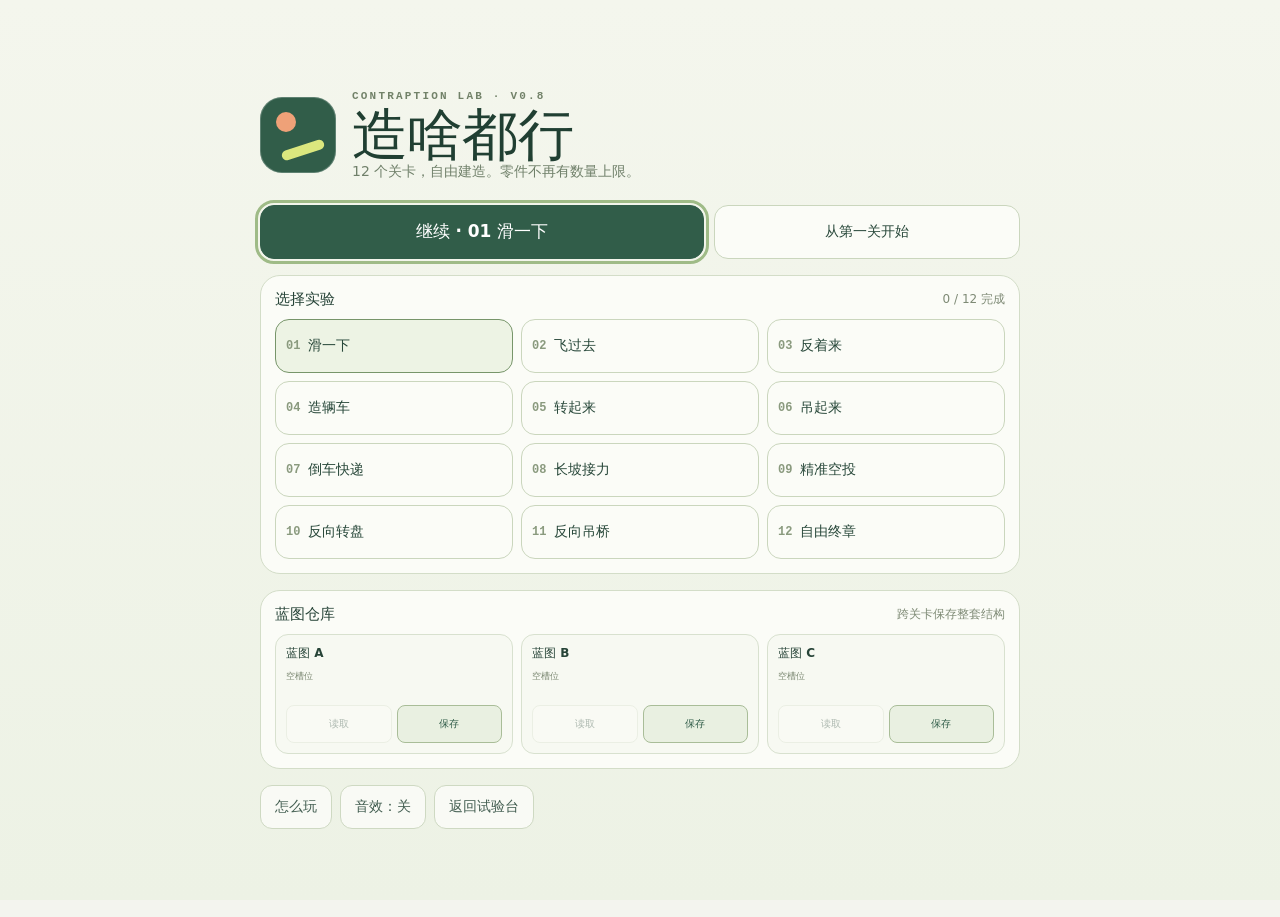
<file: index.html>
<!doctype html>
<html lang="zh-CN">
<head>
  <meta charset="utf-8">
  <meta name="viewport" content="width=device-width, initial-scale=1, viewport-fit=cover">
  <meta name="application-version" content="0.8.0">
  <meta name="theme-color" content="#315d49">
  <meta name="apple-mobile-web-app-capable" content="yes">
  <meta name="mobile-web-app-capable" content="yes">
  <meta name="apple-mobile-web-app-title" content="造啥都行">
  <meta name="format-detection" content="telephone=no">
  <meta name="apple-mobile-web-app-status-bar-style" content="default">
  <meta name="description" content="造啥都行 V0.8：12 个关卡、无限零件、结构应力、断裂、焊接与机械建造。支持触屏和离线。">
  <title>造啥都行 — 挑战工坊 v0.8.0</title>
  <link rel="manifest" href="./manifest.webmanifest">
  <link rel="apple-touch-icon" href="./icon-180.png">
  <link rel="icon" href="data:image/svg+xml,%3Csvg xmlns='http://www.w3.org/2000/svg' viewBox='0 0 64 64'%3E%3Crect width='64' height='64' rx='18' fill='%232f5a48'/%3E%3Ccircle cx='24' cy='22' r='10' fill='%23ed986f'/%3E%3Cpath d='M14 44 49 32 53 43 18 55Z' fill='%23dfed9c'/%3E%3C/svg%3E">
  <style>
:root{color-scheme:light;--ink:#273d32;--muted:#677264;--green:#315d49;--green-dark:#224835;--paper:#f3f4ee;--line:#dde2d6;--pale:#edf2e7;--orange:#e88863;--radius:17px;font-family:Inter,"SF Pro Display","PingFang SC","Microsoft YaHei","Noto Sans CJK SC",system-ui,sans-serif;font-synthesis:none}
*{box-sizing:border-box}body{margin:0;background:var(--paper);color:var(--ink);font-size:14px}button,a,input{-webkit-tap-highlight-color:transparent}button{font:inherit;color:inherit;cursor:pointer;border:0;background:none;touch-action:manipulation}button:disabled{opacity:.38;cursor:not-allowed}button:focus-visible,a:focus-visible,input:focus-visible,canvas:focus-visible{outline:3px solid #cb8d59;outline-offset:3px}button:not(:disabled){transition:background .15s,box-shadow .15s,transform .15s}button:not(:disabled):active{transform:translateY(1px)}button svg,svg.icon{width:20px;height:20px;fill:none;stroke:currentColor;stroke-width:1.7;stroke-linecap:round;stroke-linejoin:round;flex-shrink:0}svg use{pointer-events:none}[hidden]{display:none!important}.svg-defs{position:absolute;width:0;height:0;overflow:hidden}kbd{font-family:inherit;font-size:10px;font-weight:500;border:1px solid var(--line);padding:2px 5px;border-radius:4px;color:#8b9287;line-height:1.2;background:#fff9}h1,h2,p{margin:0}button:disabled:hover{box-shadow:none}
.app{max-width:1536px;margin:auto;padding:24px 30px 16px}.topbar{height:46px;display:flex;align-items:center;justify-content:space-between;gap:18px}.brand{display:flex;align-items:center;gap:11px;text-decoration:none;color:inherit;flex-shrink:0}.brand-mark{display:block;width:43px;height:43px;background:var(--green);border-radius:13px;position:relative;overflow:hidden}.brand-ball{width:13px;height:13px;border-radius:50%;background:#f0a47f;position:absolute;left:10px;top:7px}.brand-plank{position:absolute;background:#ddeb9a;left:9px;top:28px;width:28px;height:7px;border-radius:2px;transform:rotate(-20deg)}.brand-type{font-size:20px;font-weight:850;letter-spacing:.5px;line-height:1.25}.brand-type>span{display:block;font-size:8px;font-weight:650;letter-spacing:2.05px;margin-top:4px}.demo-tag{font-family:ui-monospace,monospace;font-size:9px;color:#737d6d;padding:5px 7px;border:1px solid #d8dece;border-radius:5px;margin-left:2px;letter-spacing:.5px}.level-tabs{display:flex;gap:4px;border:1px solid #dce2d4;border-radius:11px;padding:4px;background:#e9ede3}.level-tab{padding:8px 17px;display:flex;align-items:center;gap:8px;border-radius:7px;color:#68745f;font-size:12px;font-weight:600;white-space:nowrap}.level-tab .tab-num{font:11px ui-monospace,monospace;opacity:.55}.level-tab.active{background:#fff;color:var(--green);box-shadow:0 1px 4px #243e3410}.level-tab:not(.active):hover{background:#ffffff70}.level-tab .tab-done{width:11px;color:var(--green);font-size:11px}.header-actions{display:flex;align-items:center;gap:12px}.icon-button{display:inline-flex;align-items:center;justify-content:center;width:32px;height:32px;border-radius:7px;flex-shrink:0}.icon-button:not(:disabled):hover{background:#eaf0e3}.help-button{display:flex;align-items:center;gap:7px;border:1px solid #d7dfcf;border-radius:9px;padding:8px 12px;font-size:12px;font-weight:600;background:#fafbf6}.help-button svg{width:17px;height:17px}.help-button:hover{background:white}
.intro{display:flex;align-items:center;justify-content:space-between;gap:20px;margin:22px 1px 18px;min-height:64px}.eyebrow{display:flex;align-items:center;gap:7px;font-size:10px;letter-spacing:1.1px;font-weight:600;color:#728269;margin-bottom:9px}.tiny-dot{height:5px;width:5px;background:#789962;border-radius:50%}h1{font-size:28px;font-weight:750;letter-spacing:-.8px;line-height:1.25}.intro>p{font-size:12px;line-height:1.9;color:#7e8677;max-width:400px;text-align:right}.workspace{display:grid;grid-template-columns:218px minmax(0,1fr);gap:18px;align-items:stretch}.parts-panel,.lab-panel{background:#fdfefa;border:1px solid #dae1d3;border-radius:var(--radius);box-shadow:0 3px 8px #36502b03}.parts-panel{padding:19px 15px 15px;display:flex;flex-direction:column;gap:0}.panel-heading{display:flex;align-items:center;justify-content:space-between}.panel-heading h2{font-size:14px;font-weight:750}.small-tag{font-size:9px;color:#7c8874;border:1px solid #e0e5d9;border-radius:4px;padding:2px 5px;letter-spacing:.4px}.panel-note{font-size:10px;color:#909687;margin:9px 0 15px;line-height:1.5}.parts-list{display:flex;flex-direction:column;gap:9px}.part-card{display:flex;align-items:center;text-align:left;background:#f5f6ef;border:1px solid #e1e6d8;border-radius:10px;position:relative;min-height:80px;padding:11px 9px;gap:4px;touch-action:none}.part-card:not(:disabled):hover{background:#edf2e5;border-color:#a4b797}.part-card.active{border-color:var(--green);background:#e7efe0;box-shadow:0 0 0 1px var(--green)}.part-art{width:63px;flex-shrink:0;display:flex}.part-art svg{width:63px;height:48px;stroke:none}.part-copy{display:flex;flex-direction:column;gap:5px}.part-copy strong{font-size:12px;font-weight:650}.part-copy small{font-size:9px;color:#7e8874;white-space:nowrap}.part-card>kbd{position:absolute;right:7px;top:7px;font-size:8px;padding:1px 4px;opacity:.7}.inspector{margin-top:20px;border-top:1px solid #e7eadd;padding-top:16px;min-height:164px}.inspector-heading{display:flex;align-items:center;justify-content:space-between;margin-bottom:13px}.inspector-heading strong{font-size:11px}.inspector-heading>span{font-size:9px;color:#8b9481}.selection-empty{height:98px;display:flex;gap:10px;align-items:center;justify-content:center;color:#a2ab97}.selection-empty>svg{width:24px;height:24px;fill:none;stroke:#aab5a0;stroke-width:1}.selection-empty p{font-size:10px;line-height:1.9}.property-row{display:flex;align-items:center;justify-content:space-between;font-size:10px;color:#75806a;margin-bottom:7px}.property-row output{font-family:ui-monospace,monospace;color:var(--ink);font-size:10px;font-weight:600}.angle-buttons{display:flex;gap:6px;margin-bottom:14px}.angle-buttons button{border:1px solid #dfe5d5;border-radius:5px;height:30px;flex:1;display:flex;gap:6px;align-items:center;justify-content:center;font-size:17px;background:#f8faf3}.angle-buttons button span{font-size:10px}.angle-buttons button:last-child{flex:0 0 30px}.angle-buttons button svg{width:13px;height:13px}.angle-buttons button:hover{background:#e9f0df}.property-tip{font-size:9px;color:#939c88;margin:7px 0 0;line-height:1.5}input[type=range]{width:100%;accent-color:var(--green);height:14px;margin:0;cursor:pointer}.hint-card{margin-top:auto;background:#edf2e6;border-radius:10px;padding:12px 12px 8px;border:1px solid #e0e7d6}.hint-title{display:flex;align-items:center;gap:6px;font-size:10px;font-weight:650}.hint-title svg{width:14px;height:14px;fill:none;stroke:#74965a;stroke-width:1.3}.hint-card p{font-size:10px;color:#7b886e;line-height:1.85;margin:8px 0 9px}.hint-card button{display:flex;align-items:center;justify-content:space-between;width:100%;padding:8px 0 4px;font-size:10px;font-weight:650;border-top:1px solid #dbe5cf}.hint-card button svg{width:15px;height:15px}.hint-card button:hover{color:#70904e}
.lab-panel{overflow:hidden;min-width:0;display:flex;flex-direction:column}.lab-topbar{height:47px;min-height:47px;display:flex;align-items:center;justify-content:space-between;padding:0 15px;gap:10px;border-bottom:1px solid #e1e7d9;background:#fdfefa}.stage-status{display:flex;align-items:center;gap:12px}.status-pill{display:flex;align-items:center;gap:5px;border-radius:5px;background:#edf2e6;padding:5px 7px;color:#607749;font-size:10px;white-space:nowrap}.status-pill>span{width:4px;height:4px;background:#82995d;border-radius:50%}.status-pill b{font-weight:600}.status-pill.running{background:#f9ecd9;color:#9d7239}.status-pill.running>span{background:#c68c42}.status-pill.won{background:#dfeddb;color:#477139}.status-pill.lost{background:#fae9df;color:#a86943}.status-pill.paused{background:#e9edf1;color:#68818a}.stage-label{font-size:10px;color:#96a08b;letter-spacing:.5px}.stage-tools{display:flex;align-items:center;gap:3px}.part-count{font:11px ui-monospace,monospace;color:#acb3a3;margin-right:5px;white-space:nowrap}.part-count b{color:#58684d}.tool-divider{height:15px;width:1px;background:#e0e5d8;margin:0 4px}.stage-tools .icon-button{width:28px;height:28px}.stage-tools svg{width:15px;height:15px;stroke-width:1.6}.toggle-button[aria-pressed=true]{background:#eaf0e3;color:#607b4e}.board-wrap{height:clamp(370px,calc(100dvh - 314px),690px);position:relative;background:#f6f8ee;overflow:hidden;isolation:isolate}canvas{width:100%;height:100%;display:block;touch-action:none;user-select:none;outline-offset:-4px!important}.board-corner-label{position:absolute;top:18px;left:20px;color:#99a48b;font-size:9px;letter-spacing:1px;pointer-events:none;display:flex;align-items:center;gap:6px}.board-corner-label>span{border:1px solid #a9b698;width:6px;height:6px;border-radius:2px;transform:rotate(-10deg)}.placement-banner{position:absolute;bottom:15px;left:50%;transform:translateX(-50%);padding:9px 15px;border:1px solid #bfd0ad;border-radius:8px;background:#f8fbeeeb;font-size:11px;white-space:nowrap;pointer-events:none;box-shadow:0 3px 8px #27452606}.play-toolbar{display:flex;align-items:center;justify-content:space-between;gap:10px;min-height:66px;padding:12px 16px;background:#fffef9;border-top:1px solid #e0e6d7}.play-actions,.play-stats{display:flex;align-items:center;gap:10px}.primary-button{background:var(--green);color:#fff;display:inline-flex;align-items:center;justify-content:center;gap:9px;border-radius:8px;padding:11px 17px;font-size:12px;font-weight:600;border:1px solid #234b38;box-shadow:0 2px 2px #183a2510}.primary-button:not(:disabled):hover{background:var(--green-dark);box-shadow:0 3px 8px #1e3a2220}.primary-button svg{width:17px;height:17px}.play-button{min-width:167px;padding:10px 12px}.play-button kbd{background:#fff1;color:#bbd1bb;border-color:#7b968150;font-size:9px;margin-left:7px}.pause-button{height:36px;width:32px;border:1px solid #e1e5d8}.pause-button svg{width:16px;height:16px}.reset-button{display:flex;align-items:center;gap:6px;color:#738067;font-size:11px;padding:9px 8px;white-space:nowrap}.reset-button svg{width:15px;height:15px}.reset-button kbd{font-size:8px;margin-left:3px}.reset-button:not(:disabled):hover{color:var(--green)}.speed-button{border:1px solid #dce3d2;background:#f8faf1;min-width:41px;padding:6px 9px;font-size:11px;border-radius:6px;font-family:ui-monospace,monospace;color:#68785a}.speed-button:hover{background:#e9f0df}.time-display{display:flex;gap:11px;align-items:center;font-size:9px;color:#97a087}.time-display b{font-family:ui-monospace,"SFMono-Regular",Consolas,monospace;font-weight:500;color:#617250;font-size:16px;min-width:65px;font-variant-numeric:tabular-nums}.time-display b span{font-size:10px;margin-left:4px;color:#a2ab96}.stat-separator{width:1px;height:21px;background:#e2e7d9;margin:0 3px}.footer{display:flex;align-items:center;justify-content:space-between;gap:12px;margin:13px 2px 0;font-size:9px;color:#97a18b;letter-spacing:.2px}.footer p span>span{padding:0 6px;color:#bbc2b1}.save-status{display:flex;align-items:center;gap:6px;white-space:nowrap}.save-status>span{height:4px;width:4px;background:#93aa7e;border-radius:50%}
.result-card{position:absolute;z-index:5;width:360px;max-width:calc(100% - 32px);bottom:22px;left:50%;transform:translateX(-50%);padding:20px;border:1px solid #c7d5b8;border-radius:16px;background:#fffef8f5;box-shadow:0 12px 35px #203c2c20;display:grid;grid-template-columns:42px 1fr;gap:14px;backdrop-filter:blur(10px);animation:appear .25s ease-out}.result-icon{width:42px;height:42px;background:#e4edc9;border-radius:50%;display:flex;align-items:center;justify-content:center;color:#5b7c36}.result-icon svg{width:25px;height:25px;fill:none;stroke:currentColor;stroke-width:2;stroke-linecap:round;stroke-linejoin:round}.result-eyebrow{font-size:8px;color:#8fa073;letter-spacing:1.7px;margin-bottom:6px}.result-card h2{font-size:23px;letter-spacing:-.8px;margin-bottom:5px}.result-card p{color:#859075;font-size:10px;line-height:1.8}.result-actions{display:flex;gap:9px;grid-column:1/-1;margin-top:1px}.result-actions button{flex:1;font-size:11px}.secondary-button{border:1px solid #d7decd;border-radius:8px;padding:9px 14px;background:#f6f8ee;font-size:11px}.secondary-button:hover{background:#edf2e1}.result-card.lost{border-color:#e1cbbb}.result-card.lost .result-icon{background:#f6e5d8;color:#bc835c}.result-card.lost .result-eyebrow{color:#b59677}.toast{position:absolute;z-index:8;top:14px;left:50%;transform:translateX(-50%);max-width:90%;padding:10px 16px;background:#2b4638ed;color:#f8faf2;font-size:11px;line-height:1.6;text-align:center;border-radius:8px;box-shadow:0 5px 14px #28433215;pointer-events:none;animation:appear .16s ease-out}.help-dialog{color:var(--ink);background:#fffef8;border:1px solid #d1dbc3;border-radius:22px;width:520px;max-width:calc(100% - 28px);padding:32px;box-shadow:0 20px 70px #14342335}.help-dialog::backdrop{background:#26372e60;backdrop-filter:blur(4px)}.dialog-close{position:absolute;top:15px;right:15px}.help-dialog h2{font-size:28px;letter-spacing:-1px;margin-bottom:12px}.dialog-lead{font-size:12px;line-height:1.9;color:#889378}.help-steps{display:flex;flex-direction:column;gap:17px;margin:25px 0}.help-steps>div{display:flex;gap:14px}.help-steps>div>b{font:13px ui-monospace,monospace;background:#edf2e4;min-width:32px;height:32px;display:flex;align-items:center;justify-content:center;border-radius:9px;color:#8a9e73}.help-steps p{font-size:11px;line-height:1.8;color:#8a937e}.help-steps strong{display:block;font-size:12px;color:#4c6540;margin-bottom:4px}.help-note{padding:14px;background:#f2f5e9;border-radius:10px}.help-note>strong{font-size:11px}.help-note p{font-size:10px;line-height:1.9;color:#899677;margin-top:6px}.dialog-start{width:100%;margin-top:23px}.board-wrap[data-mode=running] canvas{cursor:default}.board-wrap[data-mode=paused] canvas{cursor:default}
@keyframes appear{from{opacity:0;translate:0 7px}to{opacity:1;translate:0 0}}
@media(min-width:1600px){.app{padding-top:32px}.intro{margin-top:29px;margin-bottom:24px}.board-wrap{height:min(690px,calc(100dvh - 338px))}}
@media(max-width:1100px){.app{padding:18px 18px 14px}.demo-tag{display:none}.level-tab{padding:8px 12px}.workspace{grid-template-columns:190px minmax(0,1fr);gap:12px}.parts-panel{padding:16px 11px 12px}.part-art,.part-art svg{width:54px}.part-card{padding:10px 7px}.part-copy small{font-size:8px}.part-copy strong{font-size:11px}.play-toolbar{padding:12px}.play-button{min-width:141px}.play-button kbd{display:none}.time-display>span{display:none}.intro>p{max-width:310px}.stage-label{display:none}.reset-button kbd{display:none}.board-wrap{height:clamp(380px,calc(100dvh - 286px),650px)}}

/* V0.8 — 12 challenge levels, unlimited parts, blueprints, welds and stress heatmap. */
.blueprint-grid{display:grid;grid-template-columns:repeat(3,1fr);gap:8px}.blueprint-card{border:1px solid #d8e1cf;border-radius:13px;background:#f7f9f2;padding:10px;display:grid;gap:8px;min-width:0}.blueprint-card strong{font-size:12px}.blueprint-meta{font-size:9px;line-height:1.45;color:#7d8a74;min-height:27px}.blueprint-actions{display:grid;grid-template-columns:1fr 1fr;gap:5px}.blueprint-actions button{min-height:38px;border:1px solid #d5decb;border-radius:8px;background:#fffef9;font-size:10px}.blueprint-actions button.primary{background:#e9f0e1;color:#315d49;border-color:#a9bd98;font-weight:700}.blueprint-actions button:disabled{opacity:.35}.stress-legend{position:absolute;left:10px;top:9px;z-index:3;pointer-events:none;padding:4px 7px;border-radius:7px;background:#fffef9d9;border:1px solid #dfe5d7;font-size:8px;color:#677b69;display:flex;gap:6px;align-items:center}.stress-legend[hidden]{display:none}.stress-bar{width:58px;height:6px;border-radius:99px;background:linear-gradient(90deg,#85a56f,#d6b05e,#c85e4e)}@media(max-width:520px){.blueprint-grid{grid-template-columns:1fr}.blueprint-card{grid-template-columns:1fr auto;align-items:center}.blueprint-meta{min-height:0}.blueprint-actions{grid-column:2;grid-row:1/3}.blueprint-actions button{min-width:58px}}
@media(prefers-reduced-motion:reduce){*,*:before,*:after{animation:none!important;transition:none!important}}

/* MOBILE 0.3 — touch-first, stable-height editor and safe-area-aware action dock. */
html{-webkit-text-size-adjust:100%;text-size-adjust:100%}
.compact-only{display:none}
.selection-empty strong,.selection-empty span{display:block;font-weight:400}
.lab-topbar{position:relative;z-index:7}
.view-controls{position:absolute;right:12px;top:12px;display:flex;align-items:center;z-index:3;background:#fffef9ed;border:1px solid #d7dfcd;border-radius:11px;box-shadow:0 3px 10px #24423109;overflow:hidden}
.view-controls button{height:36px;min-width:36px;display:flex;align-items:center;justify-content:center;padding:0 8px;font-size:11px}
.view-controls button svg{width:17px;height:17px}
.view-controls button:hover{background:#eaf0df}
#zoom-fit{min-width:48px;border-left:1px solid #e6eadf;border-right:1px solid #e6eadf;font-variant-numeric:tabular-nums}
#board{-webkit-touch-callout:none}
input[type=range]{touch-action:pan-y}
.mobile-menu{position:absolute;right:8px;top:calc(100% + 4px);z-index:15;min-width:220px;padding:6px;background:#fffef9;border:1px solid #ccd8bd;border-radius:13px;box-shadow:0 12px 30px #223d3028}
.mobile-menu button{display:flex;width:100%;align-items:center;gap:10px;min-height:48px;padding:8px 10px;font-size:12px;text-align:left;border-radius:8px}
.mobile-menu button svg{width:18px;height:18px}
.mobile-menu button span{margin-left:auto;color:#76876a;font-size:10px}
.mobile-menu button:hover{background:#edf2e5}
.mobile-menu button[aria-pressed=false] span{color:#92998b}
#mobile-clear-btn{border-top:1px solid #e5eadd;border-radius:0 0 8px 8px;color:#9a634a}
body[data-mode=running] .view-controls,body[data-mode=paused] .view-controls{opacity:.78}
@media(max-width:760px), (pointer:coarse) and (max-width:1100px){
  :root{--dock-h:212px}
  html,body{width:100%;height:100%;overflow:hidden;overscroll-behavior:none}
  body{font-size:13px}
  .compact-only{display:inline-flex}
  .app{height:100vh;height:100dvh;max-width:none;display:flex;flex-direction:column;gap:0;padding:max(8px,env(safe-area-inset-top)) max(10px,env(safe-area-inset-right)) max(8px,env(safe-area-inset-bottom)) max(10px,env(safe-area-inset-left));overflow:hidden}
  .topbar{height:96px;min-height:96px;display:grid;grid-template-columns:1fr auto;grid-template-rows:44px 44px;gap:8px 4px;align-items:center}
  .brand{gap:8px;min-width:0}
  .brand-mark{width:36px;height:36px;border-radius:11px}
  .brand-ball{width:11px;height:11px;left:8px;top:6px}
  .brand-plank{top:24px;left:7px;width:25px;height:6px}
  .brand-type{font-size:18px;letter-spacing:.5px}
  .brand-type>span{font-size:7px;letter-spacing:1.3px;margin-top:3px}
  .demo-tag{display:none}
  .header-actions{grid-column:2;grid-row:1;gap:0}
  .header-actions .icon-button,.help-button{width:44px;height:44px;min-height:44px;padding:0;justify-content:center;border:0;background:transparent}
  .header-actions .icon-button svg,.help-button svg{width:19px;height:19px}
  .help-button>span{display:none}
  #focus-btn[aria-pressed=true]{background:#dfead5;color:#315d49}
  .level-tabs{grid-column:1/-1;grid-row:2;padding:0;border-radius:12px;gap:3px;border:0;height:44px;background:#e5eadf;display:flex;align-items:stretch}
  .level-tab{flex:1;min-width:0;justify-content:center;font-size:12px;height:44px;padding:0 5px;border:1px solid transparent;border-radius:11px;gap:6px}
  .level-tab.active{border-color:#d8e1cf;background:#fffef9;box-shadow:0 2px 3px #28423008}
  .level-tab .tab-num{font-size:10px}
  .intro{margin:11px 3px 10px;min-height:37px;display:block}
  .intro>p{display:none}
  .intro .eyebrow{font-size:9px;line-height:12px;margin-bottom:4px;letter-spacing:.3px}
  h1{font-size:20px;line-height:25px;letter-spacing:-.6px}
  .workspace{display:flex;flex-direction:column;flex:1;min-height:0;gap:8px}
  .lab-panel{order:0;flex:1;min-height:0;border-radius:15px;overflow:visible;position:relative}
  .lab-topbar{height:46px;min-height:46px;padding:0 5px 0 10px;border-radius:15px 15px 0 0;gap:0}
  .stage-status{gap:8px;min-width:0}
  .status-pill{font-size:10px;padding:5px 6px;gap:5px;border-radius:5px}
  .mobile-clock{font:10px ui-monospace,monospace;color:#829077;white-space:nowrap;font-variant-numeric:tabular-nums;min-width:40px}
  .stage-label{display:none}
  .stage-tools{gap:0}
  .stage-tools .icon-button{width:44px;height:44px;min-height:44px;border-radius:9px}
  .stage-tools svg{width:18px;height:18px}
  .stage-tools .tool-divider{display:none}
  .part-count{font-size:10px;margin-right:3px}
  #path-btn,#grid-btn,#clear-btn{display:none}
  .board-wrap{height:auto;aspect-ratio:auto;flex:1;min-height:0;border-radius:0 0 15px 15px}
  .board-corner-label{display:none}
  .view-controls{top:8px;right:8px;border-radius:10px}
  .view-controls button{min-width:44px;height:44px;padding:0 6px;font-size:11px}
  #zoom-fit{min-width:48px}
  .gesture-hint{position:absolute;left:12px;bottom:58px;font-size:9px;line-height:14px;letter-spacing:.2px;color:#79896b;pointer-events:none;background:#f6f8eec9;padding:2px 5px;border-radius:4px}
  .placement-banner{font-size:11px;line-height:16px;white-space:normal;max-width:calc(100% - 20px);width:max-content;text-align:center;bottom:9px;padding:7px 12px;border-radius:9px;z-index:4}
  .board-wrap[data-tool] .gesture-hint{display:none}
  .parts-panel{order:1;flex:0 0 var(--dock-h);height:var(--dock-h);min-height:0;padding:7px 10px 8px;border-radius:14px;display:flex;flex-direction:column;gap:0;overflow:hidden;box-shadow:none}
  .panel-heading{height:44px;min-height:44px;margin-bottom:4px}
  .panel-heading h2{font-size:12px;font-weight:750}
  .small-tag,.panel-note,.hint-card{display:none}
  .mobile-example{align-items:center;gap:5px;font-size:11px;height:44px;min-width:88px;padding:0 2px 0 8px;justify-content:flex-end;position:relative;z-index:1;color:#557340}
  .mobile-example svg{width:15px;height:15px}
  .parts-list{display:flex;flex-direction:row;gap:7px;min-height:54px;height:54px}
  .part-card{min-height:54px;min-width:0;flex:1;flex-direction:row;padding:4px 6px;gap:3px;border-radius:10px;align-items:center;justify-content:center;text-align:left;user-select:none;-webkit-user-select:none;-webkit-touch-callout:none}
  .part-art,.part-art svg{width:44px;height:34px}
  .part-copy{gap:0}
  .part-copy strong{font-size:12px;white-space:nowrap}
  .part-copy small,.part-card>kbd{display:none}
  .inspector{margin-top:7px;padding-top:5px;border-top:1px solid #e5eadd;min-height:0;flex:1;position:relative}
  .inspector-heading{height:20px;margin-bottom:2px;gap:8px;justify-content:flex-start}
  .inspector-heading strong{font-size:10px;line-height:16px;color:#69785d}
  .inspector-heading>span{font-size:10px;color:#819075}
  .selection-close{position:absolute;right:-5px;top:0;width:44px;height:44px;align-items:center;justify-content:center;color:#87937c;z-index:2}
  .selection-close svg{width:16px;height:16px}
  .selection-empty{display:flex;align-items:center;justify-content:flex-start;height:52px;gap:12px;padding:0 6px;color:#7a8b6b}
  .selection-empty>svg{width:24px;height:24px;flex-shrink:0;stroke:#9aad82}
  .selection-empty strong{font-size:12px;font-weight:600;color:#60744f;line-height:21px}
  .selection-empty span{font-size:10px;line-height:19px;color:#86957a}
  #selection-controls{display:grid;grid-template-columns:1fr 1fr;gap:2px 12px;align-items:center;margin-top:0}
  #selection-controls .property-row:first-child{grid-column:1;grid-row:1}
  #selection-controls .angle-buttons{grid-column:1;grid-row:2;margin:0}
  #selection-controls .property-row:nth-child(3){grid-column:2;grid-row:1;padding-right:28px}
  #selection-controls input{grid-column:2;grid-row:2;min-height:44px;height:44px}
  .property-row{font-size:10px;margin-bottom:0;line-height:13px}
  .property-row output{font-size:10px}
  .angle-buttons{gap:4px}
  .angle-buttons button{height:44px;min-height:44px;min-width:44px;border-radius:7px;font-size:21px;gap:2px;padding:0 4px;touch-action:none}
  .angle-buttons button span{font-size:10px}
  .angle-buttons button:last-child{flex:0 0 44px}
  .angle-buttons button svg{width:17px;height:17px}
  .property-tip{display:none}
  input[type=range]{-webkit-appearance:none;appearance:none;background:transparent;padding:0 2px}
  input[type=range]::-webkit-slider-runnable-track{height:7px;background:#dce5d1;border-radius:9px}
  input[type=range]::-webkit-slider-thumb{-webkit-appearance:none;width:25px;height:25px;background:#315d49;border:4px solid #fffef9;border-radius:50%;margin-top:-9px;box-shadow:0 1px 4px #315d4940}
  input[type=range]::-moz-range-track{height:7px;background:#dce5d1;border-radius:9px}
  input[type=range]::-moz-range-thumb{width:17px;height:17px;background:#315d49;border:4px solid #fffef9;border-radius:50%}
  .play-toolbar{flex:0 0 62px;min-height:62px;margin-top:8px;border:1px solid #d9e2cf;border-radius:14px;padding:7px;gap:6px;background:#fffef9;box-shadow:0 4px 12px #2b443507}
  .play-actions{gap:6px;flex:1;min-width:0}
  .play-button{flex:1;min-width:90px;height:46px;font-size:13px;padding:8px 10px;gap:7px;border-radius:10px;white-space:nowrap}
  .play-button svg{width:18px;height:18px}
  .play-button kbd,.reset-button kbd,.pause-button{display:none}
  .reset-button{height:46px;min-width:90px;padding:5px 7px;justify-content:center;font-size:11px;border:1px solid #e0e6d8;border-radius:10px;gap:4px;color:#60744f}
  .reset-button svg{width:16px;height:16px}
  .play-stats{gap:0;flex:0 0 44px}
  .speed-button{height:46px;min-width:44px;padding:0 4px;font-size:11px;border-radius:10px}
  .time-display,.stat-separator,.footer{display:none}
  .result-card{bottom:35px;width:310px;max-width:calc(100% - 24px);padding:15px;gap:8px 12px;border-radius:15px;z-index:6}
  .result-icon{width:36px;height:36px}
  .result-card h2{font-size:21px}
  .result-eyebrow{font-size:7px}
  .result-card p{font-size:11px;line-height:1.6}
  .result-actions{gap:7px}
  .result-actions button{min-height:44px;font-size:12px;padding:8px}
  .toast{font-size:11px;top:64px;max-width:calc(100% - 24px);width:max-content;padding:8px 12px;z-index:10}
  .help-dialog{padding:27px 20px 20px;border-radius:19px;max-height:calc(100dvh - 32px);overflow-y:auto;overscroll-behavior:contain}
  .dialog-close{width:44px;height:44px;top:6px;right:7px}
  .help-dialog h2{font-size:24px;margin-top:10px}
  .help-steps{margin:18px 0;gap:14px}
  .help-steps p{font-size:12px}
  .help-note p{font-size:11px}
  .dialog-start{min-height:46px;margin-top:16px}
  body[data-mode=running] .gesture-hint,body[data-mode=won] .gesture-hint,body[data-mode=lost] .gesture-hint{display:none}
  body.focus-mode .level-tabs,body.focus-mode .intro,body.focus-mode .parts-panel{display:none}
  body.focus-mode .topbar{height:48px;min-height:48px;grid-template-rows:44px;margin-bottom:7px}
  body.focus-mode .workspace{gap:0}
}
/* Small portrait phones keep controls visible instead of adding page scroll. */
@media(max-width:760px) and (max-height:710px) and (orientation:portrait){
  :root{--dock-h:204px}
  .app{padding-top:max(4px,env(safe-area-inset-top));padding-bottom:max(4px,env(safe-area-inset-bottom))}
  .topbar{height:90px;min-height:90px;gap:2px 4px}
  .intro{display:none}
  .workspace{margin-top:7px;gap:6px}
  .play-toolbar{min-height:58px;flex-basis:58px;margin-top:6px;padding:5px}
  .parts-panel{padding-top:4px;padding-bottom:4px}
}
@media(max-width:355px){
  .app{padding-left:max(6px,env(safe-area-inset-left));padding-right:max(6px,env(safe-area-inset-right))}
  .brand-type{font-size:16px}.brand-type>span{font-size:6px}.brand-mark{width:31px;height:33px}.brand{gap:5px}
  .part-art,.part-art svg{width:33px;height:29px}.part-copy strong{font-size:11px}
  .mobile-clock{display:none}
  #selection-controls{gap:2px 8px;grid-template-columns:142px 1fr}
  .angle-buttons button{padding:0 2px}
  .parts-panel{padding-left:8px;padding-right:8px}
  .reset-button{min-width:83px;font-size:10px}
}
/* Landscape uses a compact side toolbox and reserves the rest for the stage. */
@media(max-width:1100px) and (max-height:620px) and (orientation:landscape) and (pointer:coarse), (max-width:760px) and (max-height:520px) and (orientation:landscape){
  .app{display:grid;grid-template-columns:minmax(0,1fr) 210px;grid-template-rows:44px minmax(0,1fr) 60px;gap:6px 8px;padding:max(5px,env(safe-area-inset-top)) max(8px,env(safe-area-inset-right)) max(5px,env(safe-area-inset-bottom)) max(8px,env(safe-area-inset-left))}
  .topbar{grid-column:1/-1;grid-row:1;height:44px;min-height:44px;display:flex;flex-wrap:nowrap;gap:12px}
  .brand-type{font-size:16px}.brand-type>span{font-size:6px}
  .level-tabs{flex:1;max-width:360px;margin:auto;min-width:230px}
  .header-actions{margin-left:auto}
  .intro{display:none}
  .workspace{display:contents}
  .lab-panel{grid-column:1;grid-row:2/4;min-width:0;height:100%}
  .lab-topbar{height:44px;min-height:44px}
  .parts-panel{grid-column:2;grid-row:2;height:100%;min-height:0;padding:5px 8px;overflow-y:auto}
  .parts-list{height:57px;min-height:57px;gap:4px}
  .part-card{flex-direction:column;padding:3px;gap:0;min-height:57px}
  .part-art,.part-art svg{width:40px;height:27px}
  .part-copy strong{font-size:10px}
  .inspector{margin-top:5px;padding-top:4px;min-height:87px}
  .inspector-heading{height:18px}
  #selection-controls{grid-template-columns:1fr 1fr;gap:2px 6px}
  #selection-controls .property-row:first-child{grid-column:1;grid-row:1}
  #selection-controls .angle-buttons{grid-column:1/-1;grid-row:3;margin-top:0}
  #selection-controls .property-row:nth-child(3){grid-column:2;grid-row:1;padding-right:15px}
  #selection-controls input{grid-column:1/-1;grid-row:2;height:44px;min-height:44px}
  .angle-buttons button{height:44px;min-height:44px}
  .selection-close{top:-9px;right:-7px}
  .selection-empty{height:80px;gap:6px;padding:0 2px}
  .selection-empty strong{font-size:11px}.selection-empty span{font-size:9px}
  .play-toolbar{grid-column:2;grid-row:3;margin:0;height:60px;min-height:0;padding:5px;gap:4px}
  .play-actions{gap:4px}
  .play-button{min-width:84px;font-size:11px;gap:3px;padding:5px}
  .play-button svg{width:14px}
  .reset-button{min-width:44px;width:44px;padding:0}.reset-button span{display:none}
  .play-stats{flex-basis:44px}.speed-button{min-width:44px}
  .result-card{bottom:8px;max-width:calc(100% - 22px);padding:11px;gap:7px 10px}
  .result-card h2{font-size:20px}
  .gesture-hint{bottom:5px}
  body.focus-mode .app{grid-template-columns:1fr;grid-template-rows:44px minmax(0,1fr) 60px}
  body.focus-mode .topbar{grid-column:1;grid-row:1;margin:0;height:44px;min-height:44px}
  body.focus-mode .lab-panel{grid-column:1;grid-row:2}
  body.focus-mode .play-toolbar{grid-column:1;grid-row:3}
  body.focus-mode .reset-button{min-width:90px}.focus-mode .reset-button span{display:inline}
}


@media(prefers-reduced-motion:reduce){*,*:before,*:after{animation:none!important;transition:none!important}}


/* MOBILE 0.4 — bottom-anchored stage + follow camera + standalone PWA polish. */
@media(max-width:760px), (pointer:coarse) and (max-width:1100px){
  :root{--dock-h:106px}
  .app{padding:max(5px,env(safe-area-inset-top)) max(6px,env(safe-area-inset-right)) max(5px,env(safe-area-inset-bottom)) max(6px,env(safe-area-inset-left));background:#f3f4ee}
  .topbar{height:78px;min-height:78px;grid-template-rows:36px 38px;gap:4px 3px}
  .brand{gap:6px}
  .brand-mark{width:30px;height:30px;border-radius:9px}
  .brand-ball{width:9px;height:9px;left:7px;top:5px}
  .brand-plank{top:20px;left:6px;width:21px;height:5px}
  .brand-type{font-size:15px;line-height:1.05;white-space:nowrap}
  .brand-type>span{display:none}
  .header-actions .icon-button,.help-button{width:38px;height:36px;min-height:36px}
  .header-actions .icon-button svg,.help-button svg{width:18px;height:18px}
  .level-tabs{height:38px;border-radius:10px;gap:2px}
  .level-tab{height:38px;border-radius:9px;font-size:11px;gap:4px;padding:0 4px}
  .level-tab .tab-num{font-size:9px}
  .intro{display:none!important}
  .workspace{gap:5px}
  .lab-panel{border-radius:12px}
  .lab-topbar{height:38px;min-height:38px;padding:0 3px 0 8px;border-radius:12px 12px 0 0}
  .status-pill{font-size:9px;padding:4px 6px}
  .mobile-clock{font-size:9px}
  .stage-tools .icon-button{width:38px;height:38px;min-height:38px}
  .stage-tools svg{width:17px;height:17px}
  .part-count{font-size:9px}
  .board-wrap{border-radius:0 0 12px 12px}
  .view-controls{top:6px;right:6px;border-radius:9px}
  .view-controls button{height:38px;min-width:38px;padding:0 5px}
  #zoom-fit{min-width:44px}
  .gesture-hint{left:7px;bottom:6px;font-size:8px;line-height:12px;padding:2px 4px}
  .placement-banner{bottom:6px;padding:6px 10px;font-size:10px}
  .play-toolbar{flex:0 0 54px;min-height:54px;margin-top:5px;padding:5px;border-radius:12px;gap:5px}
  .play-actions{gap:5px}
  .play-button{height:44px;min-width:80px;font-size:12px;border-radius:9px;padding:6px 9px}
  .reset-button{height:44px;min-width:78px;font-size:10px;border-radius:9px;padding:4px 7px}
  .speed-button{height:44px;min-width:42px;border-radius:9px}
  body[data-mode=editing] #edit-btn{display:none}
  body[data-mode=editing] .play-stats{display:none}
  .parts-panel{flex:0 0 var(--dock-h);height:var(--dock-h);padding:4px 7px 6px;border-radius:12px}
  .panel-heading{height:34px;min-height:34px;margin:0 1px 2px}
  .panel-heading h2{font-size:11px}
  .mobile-example{height:34px;min-width:72px;font-size:10px;padding:0 3px;gap:4px}
  .parts-list{height:58px;min-height:58px;gap:5px}
  .part-card{height:58px;min-height:58px;padding:3px 4px;border-radius:9px;gap:1px}
  .part-art,.part-art svg{width:38px;height:31px}
  .part-copy strong{font-size:11px}
  .inspector{display:none;margin-top:4px;padding-top:3px}
  .parts-panel:has(#selection-controls:not([hidden])){--dock-h:176px}
  .parts-panel:has(#selection-controls:not([hidden])) .inspector{display:block}
  .parts-panel:has(#selection-controls:not([hidden])) .panel-heading{display:none}
  .parts-panel:has(#selection-controls:not([hidden])) .parts-list{height:54px;min-height:54px}
  .parts-panel:has(#selection-controls:not([hidden])) .part-card{height:54px;min-height:54px}
  .inspector-heading{height:17px;margin-bottom:0}
  #selection-controls{gap:0 9px}
  .angle-buttons button{height:42px;min-height:42px;min-width:42px}
  #selection-controls input{height:42px;min-height:42px}
  .selection-close{width:40px;height:40px;top:-5px}
  body[data-mode=running] .parts-panel,body[data-mode=paused] .parts-panel,body[data-mode=won] .parts-panel,body[data-mode=lost] .parts-panel{display:none}
  body[data-mode=running] .level-tabs,body[data-mode=paused] .level-tabs,body[data-mode=won] .level-tabs,body[data-mode=lost] .level-tabs{display:none}
  body[data-mode=running] .topbar,body[data-mode=paused] .topbar,body[data-mode=won] .topbar,body[data-mode=lost] .topbar{height:36px;min-height:36px;display:flex;gap:4px}
  body[data-mode=running] .brand-type,body[data-mode=paused] .brand-type,body[data-mode=won] .brand-type,body[data-mode=lost] .brand-type{font-size:13px}
  body[data-mode=running] .brand-mark,body[data-mode=paused] .brand-mark,body[data-mode=won] .brand-mark,body[data-mode=lost] .brand-mark{width:28px;height:28px}
  body[data-mode=running] .header-actions,body[data-mode=paused] .header-actions,body[data-mode=won] .header-actions,body[data-mode=lost] .header-actions{margin-left:auto}
  body[data-mode=running] #focus-btn,body[data-mode=paused] #focus-btn,body[data-mode=won] #focus-btn,body[data-mode=lost] #focus-btn{display:none}
  body[data-mode=running] .workspace,body[data-mode=paused] .workspace,body[data-mode=won] .workspace,body[data-mode=lost] .workspace{gap:0}
  body.standalone .app{padding-top:max(7px,env(safe-area-inset-top));padding-bottom:max(7px,env(safe-area-inset-bottom))}
  body.standalone .topbar{padding-top:1px}
  #install-app-btn{border-top:1px solid #e5eadd}
}
@media(max-width:760px) and (max-height:710px) and (orientation:portrait){
  :root{--dock-h:98px}
  .topbar{height:72px;min-height:72px;grid-template-rows:34px 34px}
  .level-tabs,.level-tab{height:34px}
  .panel-heading{height:30px;min-height:30px}
  .parts-list{height:56px;min-height:56px}
  .part-card{height:56px;min-height:56px}
  .play-toolbar{flex-basis:50px;min-height:50px}
  .play-button,.reset-button,.speed-button{height:40px}
}
@media(max-width:360px){
  .brand-type{font-size:14px}
  .header-actions .icon-button,.help-button{width:34px}
  .level-tab{font-size:10px}
  .level-tab .tab-num{display:none}
  .part-art,.part-art svg{width:34px}
}


/* V0.4 — bottom-anchored world and camera-follow affordance. */
@media(max-width:760px) and (orientation:portrait), (pointer:coarse) and (max-width:760px) and (orientation:portrait){
  .gesture-hint{bottom:58px;background:#f6f8eef0}
  body[data-mode=running] .lab-panel,body[data-mode=paused] .lab-panel{box-shadow:0 0 0 1px #dce4d4}
}

/* V0.6 — compact mechanical tools, universal dynamics and breakable links. */
.level-tabs{min-width:0;overflow-x:auto;scrollbar-width:none;overscroll-behavior-x:contain;position:relative}
.level-tabs::-webkit-scrollbar{display:none}
.level-tab{flex:0 0 auto;padding-left:12px;padding-right:12px}
.version-badge{display:inline-flex!important;font-size:9px;letter-spacing:.3px;color:#58744b;background:#e7edd9;border-color:#d4ddc7;white-space:nowrap;padding:3px 5px}
.part-categories{display:flex;gap:2px;background:#eaf0e2;padding:2px;border-radius:8px}
.part-categories button{height:34px;min-width:41px;padding:0 8px;font-size:11px;border-radius:6px;color:#66785b}
.part-categories button[aria-pressed=true]{background:#fffef8;box-shadow:0 1px 3px #315d4912;color:#315d49;font-weight:700}
.mechanic-options{display:flex;align-items:center;gap:4px;margin-top:5px;flex-wrap:wrap}
.mechanic-options>span{font-size:10px;color:#718462;margin-right:4px}
.mechanic-options button{min-height:38px;min-width:45px;padding:5px 8px;background:#f5f7ef;border:1px solid #dce3d2;border-radius:7px;font-size:10px}
.mechanic-options button[aria-pressed=true]{color:#315d49;border-color:#9cb687;background:#e7efdc;font-weight:700}
.assembly-controls{margin-top:6px;padding-top:6px;border-top:1px solid #e4e8da}
.assembly-controls button{flex:1}
#selection-controls .property-tip{grid-column:1/-1}
.placement-banner{top:65px;bottom:auto}
.gesture-hint{top:12px;bottom:auto!important;font-size:8px;max-width:calc(100% - 144px);background:transparent!important;padding:0!important}
.board-corner-label{display:none}
@media(max-width:760px),(pointer:coarse) and (max-width:1100px){
 .level-tabs{display:flex;width:100%;padding:0;flex-wrap:nowrap;justify-content:flex-start}
 .level-tab{flex:0 0 calc((100% - 4px)/3);min-width:0;justify-content:center;padding:0 3px}
 .brand-type{font-size:14px}
 .version-badge{font-size:8px;margin-left:0}
 .parts-panel .panel-heading{display:flex!important;justify-content:space-between;gap:4px}
 .panel-heading h2{font-size:11px;white-space:nowrap}
 .part-categories button{height:30px;min-width:39px;font-size:10px;padding:0 7px}
 .mobile-example{min-width:64px}
 .parts-panel:has(#selection-controls:not([hidden])){--dock-h:218px}
 .parts-panel:has(#selection-controls:not([hidden])) .parts-list{display:none}
 .parts-panel:has(#selection-controls:not([hidden])) .inspector{padding-top:3px;overflow:auto;scrollbar-width:thin;margin-top:0}
 .parts-panel .inspector-heading{height:23px;margin-bottom:1px}
 #selection-controls{gap:1px 8px}
 #selection-controls .mechanic-options{grid-column:1/-1;grid-row:auto;min-height:40px;margin-top:0;flex-wrap:nowrap}
 .mechanic-options button{height:40px;min-height:40px;padding:0 8px}
 #selection-controls .assembly-controls{min-height:40px;border-top:0;padding-top:0;gap:5px}
 .selection-close{top:-1px;width:36px;height:30px}
 #property-slider{min-width:0}
 .property-row{min-width:0;gap:3px}
 .placement-banner{top:57px;bottom:auto;max-width:calc(100% - 16px)}
 .gesture-hint{top:14px;left:8px;font-size:8px;max-width:calc(100% - 138px);line-height:13px}
 .view-controls button{font-size:11px}
}
@media(max-width:360px){.version-badge{display:none!important}.part-categories button{padding:0 5px;min-width:34px}.parts-panel:has(#selection-controls:not([hidden])){--dock-h:214px}}
@media(max-width:1100px) and (max-height:620px) and (orientation:landscape) and (pointer:coarse),(max-width:760px) and (max-height:520px) and (orientation:landscape){
 .topbar{height:40px!important;min-height:40px!important;display:flex!important;gap:8px}
 .topbar .level-tabs{display:flex;width:auto;flex:1;height:34px;max-width:470px;min-width:80px}
 .topbar .level-tab{height:32px;flex:0 0 92px;font-size:10px}
 .parts-panel,.parts-panel:has(#selection-controls:not([hidden])){height:100%;--dock-h:auto;padding:5px 7px;overflow-y:auto}
 .panel-heading{flex-wrap:wrap;min-height:66px!important;height:66px!important}
 .part-categories{order:3;width:100%;justify-content:space-around}
 .part-categories button{flex:1}
 .parts-list{flex-direction:column!important;min-height:0!important;height:auto!important;flex:none;gap:5px}
 .part-card{height:50px!important;min-height:50px!important;flex:0 0 50px}
 .parts-panel:has(#selection-controls:not([hidden])) .parts-list{display:none!important}
 .parts-panel .inspector{overflow:visible!important;flex:none}
 #selection-controls{display:flex;flex-direction:column;gap:3px;align-items:stretch}
 #selection-controls .property-row{padding:0!important;min-height:17px}
 #selection-controls .angle-buttons{width:100%;height:38px;min-height:38px}
 #selection-controls .angle-buttons button{height:38px;min-height:38px}
 #selection-controls input{height:32px;min-height:32px}
 .mechanic-options{flex-wrap:wrap!important}
 .mechanic-options button{flex:1;padding:0 5px}
 .mechanic-options>span{width:100%}
 .assembly-controls button{font-size:9px}
 .version-badge{display:none!important}
 body[data-mode=running] .level-tabs,body[data-mode=paused] .level-tabs,body[data-mode=won] .level-tabs,body[data-mode=lost] .level-tabs{display:none!important}
 body:not([data-mode=edit]) .app{grid-template-columns:1fr;grid-template-rows:40px minmax(0,1fr) 58px}
 body:not([data-mode=edit]) .lab-panel{grid-column:1;grid-row:2}
 body:not([data-mode=edit]) .play-toolbar{grid-column:1;grid-row:3}
}


/* Keep every essential landscape control within its narrow dock. */
@media(max-width:1100px) and (max-height:620px) and (orientation:landscape) and (pointer:coarse),(max-width:760px) and (max-height:520px) and (orientation:landscape){
 .parts-panel:has(#selection-controls:not([hidden])) .panel-heading{height:36px!important;min-height:36px!important;flex-wrap:nowrap}
 .parts-panel:has(#selection-controls:not([hidden])) .panel-heading h2{display:none}
 .parts-panel:has(#selection-controls:not([hidden])) .part-categories{order:0;width:auto}
 .parts-panel:has(#selection-controls:not([hidden])) .part-categories button{min-width:38px}
 .parts-panel:has(#selection-controls:not([hidden])) .mobile-example{font-size:10px;min-width:60px}
 #selection-controls .mechanic-options{flex-wrap:nowrap!important;min-height:38px}
 .mechanic-options>span{width:auto;font-size:9px;margin-right:0}
 .mechanic-options button{height:36px;min-height:36px;min-width:0;font-size:9px}
 .play-toolbar{gap:4px;padding:5px}
 .play-toolbar .play-actions{min-width:0;gap:4px}
 .play-toolbar .play-button{min-width:76px;flex:1;font-size:11px;padding:3px}
 .play-toolbar .reset-button{width:38px;min-width:38px;flex:0 0 38px;padding:0}
 .play-toolbar .play-stats{flex:0 0 38px;min-width:38px}
 .play-toolbar .speed-button{min-width:38px;width:38px}
}


/* V0.6 main menu + universal dynamics + breakable links */
.main-menu[hidden]{display:none!important}.main-menu{position:fixed;inset:0;z-index:80;display:grid;place-items:center;padding:max(18px,env(safe-area-inset-top)) max(16px,env(safe-area-inset-right)) max(18px,env(safe-area-inset-bottom)) max(16px,env(safe-area-inset-left));background:linear-gradient(180deg,#f4f6ed 0%,#edf2e5 100%);color:#274438;overflow:auto}.menu-shell{width:min(760px,100%);display:grid;gap:16px}.menu-hero{display:grid;grid-template-columns:auto 1fr;gap:16px;align-items:center;padding:18px 0 8px}.menu-logo{width:76px;height:76px;border-radius:22px;background:#315d49;position:relative;box-shadow:inset 0 0 0 1px #ffffff38}.menu-logo:before{content:"";position:absolute;width:20px;height:20px;border-radius:50%;background:#efa178;left:16px;top:15px}.menu-logo:after{content:"";position:absolute;width:44px;height:10px;border-radius:6px;background:#dbe77e;left:21px;bottom:18px;transform:rotate(-18deg)}.menu-eyebrow{font:700 11px/1.3 ui-monospace,SFMono-Regular,monospace;letter-spacing:.2em;color:#728269}.menu-title{margin:4px 0 2px;font-size:clamp(32px,8vw,56px);line-height:.95;color:#203f32}.menu-subtitle{margin:0;color:#70806a;font-size:14px}.menu-actions{display:grid;grid-template-columns:1.45fr 1fr;gap:10px}.menu-actions button,.menu-level{min-height:54px;border:1px solid #cad6bd;border-radius:14px;background:#fbfcf7;color:#28483a;font:inherit}.menu-actions .menu-primary{background:#315d49;color:#fff;border-color:#315d49;font-weight:800;font-size:17px}.menu-section{background:#fbfcf7;border:1px solid #d3ddc8;border-radius:20px;padding:14px}.menu-section-head{display:flex;justify-content:space-between;align-items:center;gap:12px;margin-bottom:10px}.menu-section-head strong{font-size:15px}.menu-progress{font-size:12px;color:#7e8a75}.menu-levels{display:grid;grid-template-columns:repeat(3,1fr);gap:8px}.menu-level{display:grid;grid-template-columns:auto 1fr auto;align-items:center;text-align:left;padding:10px;gap:8px;min-width:0}.menu-level b{font:700 12px ui-monospace,monospace;color:#8a9a7e}.menu-level span{font-weight:700;white-space:nowrap;overflow:hidden;text-overflow:ellipsis}.menu-level i{font-style:normal;color:#477355}.menu-level.active{border-color:#77956a;background:#edf3e4}.menu-footer{display:flex;gap:8px;flex-wrap:wrap}.menu-footer button{min-height:44px;padding:0 14px;border:1px solid #ced9c2;border-radius:12px;background:#f9faf5;color:#425d50}.body-mode-label{min-width:24px}.strength-options[hidden]{display:none!important}.stress-key{font-size:9px;color:#8a7563;margin-left:auto}.break-warning{color:#b15f4d!important}.main-menu button:focus-visible{outline:3px solid #9fbb87;outline-offset:2px}@media(max-width:520px){.main-menu{place-items:start center}.menu-shell{gap:12px}.menu-hero{padding-top:10px}.menu-logo{width:62px;height:62px;border-radius:18px}.menu-title{font-size:38px}.menu-actions{grid-template-columns:1fr}.menu-levels{grid-template-columns:1fr 1fr}.menu-section{padding:12px}.menu-level{min-height:52px;padding:8px}}

</style>
</head>
<body>
<svg class="svg-defs" aria-hidden="true" xmlns="http://www.w3.org/2000/svg"><defs>
  <symbol id="i-play" viewBox="0 0 24 24"><path d="m8 5 11 7-11 7Z" fill="currentColor" stroke="none"/></symbol>
  <symbol id="i-pause" viewBox="0 0 24 24"><path d="M8 5v14M16 5v14" stroke-width="3.5"/></symbol>
  <symbol id="i-reset" viewBox="0 0 24 24"><path d="M4 9a8 8 0 1 1 .5 7M4 4v5h5"/></symbol>
  <symbol id="i-undo" viewBox="0 0 24 24"><path d="m8 5-5 5 5 5M3 10h10a6 6 0 0 1 6 6v3"/></symbol>
  <symbol id="i-redo" viewBox="0 0 24 24"><path d="m16 5 5 5-5 5M21 10H11a6 6 0 0 0-6 6v3"/></symbol>
  <symbol id="i-grid" viewBox="0 0 24 24"><rect x="4" y="4" width="5" height="5" rx="1"/><rect x="15" y="4" width="5" height="5" rx="1"/><rect x="4" y="15" width="5" height="5" rx="1"/><rect x="15" y="15" width="5" height="5" rx="1"/></symbol>
  <symbol id="i-trash" viewBox="0 0 24 24"><path d="M4 6h16M9 6V3h6v3M6 6l1 15h10l1-15M10 10v7M14 10v7"/></symbol>
  <symbol id="i-arrow" viewBox="0 0 24 24"><path d="M4 12h16m-6-6 6 6-6 6"/></symbol>
  <symbol id="i-help" viewBox="0 0 24 24"><circle cx="12" cy="12" r="9"/><path d="M9.5 9a2.5 2.5 0 0 1 5 .5c0 1.5-2.5 2-2.5 4M12 17h.01"/></symbol>
  <symbol id="i-sound" viewBox="0 0 24 24"><path d="M4 9h4l5-4v14l-5-4H4ZM17 8a6 6 0 0 1 0 8M20 5a10 10 0 0 1 0 14"/></symbol>
  <symbol id="i-mute" viewBox="0 0 24 24"><path d="M4 9h4l5-4v14l-5-4H4ZM17 9l5 6M22 9l-5 6"/></symbol>
  <symbol id="i-check" viewBox="0 0 24 24"><path d="m5 12 5 5L20 7"/></symbol>
  <symbol id="i-close" viewBox="0 0 24 24"><path d="m6 6 12 12M18 6 6 18"/></symbol>
  <symbol id="i-spark" viewBox="0 0 24 24"><path d="m12 2 2.6 7.4L22 12l-7.4 2.6L12 22l-2.6-7.4L2 12l7.4-2.6Z"/></symbol>
  <symbol id="i-path" viewBox="0 0 24 24"><circle cx="5" cy="18" r="2"/><circle cx="19" cy="6" r="2"/><path d="M7 18h5a4 4 0 0 0 0-8H9a4 4 0 0 1 0-8" stroke-dasharray="2 4"/></symbol>
  <symbol id="i-plus" viewBox="0 0 24 24"><path d="M12 5v14M5 12h14"/></symbol>
  <symbol id="i-minus" viewBox="0 0 24 24"><path d="M5 12h14"/></symbol>
  <symbol id="i-fit" viewBox="0 0 24 24"><path d="M8 3H3v5M16 3h5v5M3 16v5h5M21 16v5h-5"/><rect x="8" y="8" width="8" height="8" rx="1"/></symbol>
  <symbol id="i-expand" viewBox="0 0 24 24"><path d="M8 3H3v5M16 3h5v5M3 16v5h5M21 16v5h-5M3 3l6 6M21 3l-6 6M3 21l6-6M21 21l-6-6"/></symbol>
  <symbol id="i-more" viewBox="0 0 24 24"><circle cx="5" cy="12" r="1.4"/><circle cx="12" cy="12" r="1.4"/><circle cx="19" cy="12" r="1.4"/></symbol>
  <symbol id="i-install" viewBox="0 0 24 24"><path d="M12 3v12m-5-5 5 5 5-5M5 18v2h14v-2"/></symbol>
</defs></svg>
<section class="main-menu" id="main-menu" aria-label="主菜单" hidden>
  <div class="menu-shell">
    <div class="menu-hero"><span class="menu-logo" aria-hidden="true"></span><div><div class="menu-eyebrow">CONTRAPTION LAB · V0.8</div><h1 class="menu-title">造啥都行</h1><p class="menu-subtitle">12 个关卡，自由建造。零件不再有数量上限。</p></div></div>
    <div class="menu-actions"><button class="menu-primary" id="menu-continue">继续实验</button><button id="menu-first">从第一关开始</button></div>
    <section class="menu-section" aria-labelledby="menu-level-title"><div class="menu-section-head"><strong id="menu-level-title">选择实验</strong><span class="menu-progress" id="menu-progress">0 / 12 完成</span></div><div class="menu-levels" id="menu-levels"></div></section>
    <section class="menu-section blueprint-section" aria-labelledby="blueprint-title"><div class="menu-section-head"><strong id="blueprint-title">蓝图仓库</strong><span class="menu-progress">跨关卡保存整套结构</span></div><div class="blueprint-grid" id="blueprint-grid"></div></section>
    <div class="menu-footer"><button id="menu-help">怎么玩</button><button id="menu-sound">音效：关</button><button id="menu-close">返回试验台</button></div>
  </div>
</section>
<div class="app">
  <header class="topbar">
    <a class="brand" href="#" aria-label="造啥都行 首页" id="home-link">
      <span class="brand-mark"><span class="brand-ball"></span><span class="brand-plank"></span></span>
      <span class="brand-type">造啥都行<span>CONTRAPTION LAB</span></span>
      <span class="demo-tag version-badge">V0.8</span>
    </a>
    <nav class="level-tabs" aria-label="选择关卡" id="level-tabs"></nav>
    <div class="header-actions">
      <button class="icon-button compact-only" id="focus-btn" aria-label="进入专注视图" aria-pressed="false" title="专注视图"><svg><use href="#i-expand"/></svg></button>
      <button class="icon-button" id="sound-btn" title="开启音效" aria-label="开启音效" aria-pressed="false"><svg><use href="#i-mute"/></svg></button>
      <button class="help-button" id="help-btn"><svg><use href="#i-help"/></svg><span>怎么玩</span></button>
    </div>
  </header>
  <section class="intro" aria-labelledby="level-title">
    <div><div class="eyebrow"><span class="tiny-dot"></span><span id="chapter-label">实验 01 / 重力入门</span></div>
      <h1 id="level-title">把小球，送到终点。</h1></div>
    <p id="level-desc">搭一条路，或者发明一台离谱机器。<br>没有标准答案，能到就行。</p>
  </section>
  <main class="workspace">
    <aside class="parts-panel" aria-label="零件箱及零件属性">
      <div class="panel-heading"><h2>零件箱</h2><div class="part-categories" aria-label="零件分类"><button data-category="basic" aria-pressed="true">基础</button><button data-category="mechanical" aria-pressed="false">机械</button></div><button class="mobile-example compact-only" id="mobile-example-btn"><svg><use href="#i-spark"/></svg>看示例</button></div>
      <p class="panel-note">选一个，再点击试验台放置</p>
      <div class="parts-list">
        <button class="part-card" data-tool="plank" aria-pressed="false" title="木板（快捷键 1）：点击选取，再点击试验台放置；也可以拖入">
          <span class="part-art plank-art"><svg viewBox="0 0 96 54" aria-hidden="true"><g transform="rotate(-16 48 27)"><rect x="10" y="18" width="76" height="20" rx="5" fill="#b17e47"/><rect x="10" y="15" width="76" height="18" rx="4" fill="#e3bb83" stroke="#a67b49" stroke-width="1.5"/><path d="M27 21h24m4 5h18" stroke="#c09660" stroke-width="1.5" stroke-linecap="round"/><circle cx="19" cy="24" r="2" fill="#906940"/><circle cx="77" cy="24" r="2" fill="#906940"/></g></svg></span>
          <span class="part-copy"><strong>木板</strong><small>搭路，让重力带路</small></span><kbd>1</kbd>
        </button>
        <button class="part-card" data-tool="spring" aria-pressed="false" title="弹簧（快捷键 2）：朝着弹射面的法线方向弹射小球">
          <span class="part-art spring-art"><svg viewBox="0 0 96 58" aria-hidden="true"><path d="m29 40 34-6-30-6 30-6-31-5" fill="none" stroke="#d67f59" stroke-width="3" stroke-linejoin="round"/><rect x="19" y="10" width="57" height="8" rx="3" fill="#ef9d75" stroke="#b66b48" stroke-width="1.5"/><rect x="22" y="41" width="52" height="8" rx="3" fill="#d1b4a1"/><path d="M47 3v-7m-4 4 4-4 4 4" fill="none" stroke="#b66b48" stroke-width="1.5"/></svg></span>
          <span class="part-copy"><strong>弹簧</strong><small>接住，再弹得更远</small></span><kbd>2</kbd>
        </button>
        <button class="part-card" data-tool="fan" aria-pressed="false" title="风扇（快捷键 3）：沿箭头方向持续施力">
          <span class="part-art fan-art"><svg viewBox="0 0 96 58" aria-hidden="true"><rect x="20" y="6" width="43" height="43" rx="11" fill="#c6d7c0" stroke="#75936f" stroke-width="1.5"/><circle cx="41.5" cy="27.5" r="15" fill="#eef3e7" stroke="#75936f"/><g fill="#89a681"><path d="M42 26C27 7 56 11 45 26ZM43 29C61 15 58 45 44 32ZM39 30C43 52 18 36 36 28Z"/></g><circle cx="42" cy="28" r="3" fill="#57764f"/><path d="M70 19h13M69 28h18M70 37h12" stroke="#93ab87" stroke-width="2" stroke-linecap="round"/></svg></span>
          <span class="part-copy"><strong>风扇</strong><small>风场跟着风扇移动</small></span><kbd>3</kbd>
        </button>
<button class="part-card" data-tool="wheel" aria-pressed="false" hidden title="轮子（4）：滚动，也能加动力"><span class="part-art"><svg viewBox="0 0 96 58" aria-hidden="true"><circle cx="46" cy="28" r="24" fill="#4b6357" stroke="#304d3d" stroke-width="2"/><circle cx="46" cy="28" r="17" fill="#e3eacb"/><path d="M46 12v32M32 20l28 16M32 36l28-16" stroke="#82986b" stroke-width="3"/><circle cx="46" cy="28" r="5" fill="#e8a16c"/></svg></span><span class="part-copy"><strong>轮子</strong><small>滚动，也能加动力</small></span><kbd>4</kbd></button>
<button class="part-card" data-tool="axle" aria-pressed="false" hidden title="转轴（5）：两次点选，连接零件"><span class="part-art"><svg viewBox="0 0 96 58" aria-hidden="true"><g transform="rotate(-16 46 28)"><rect x="11" y="18" width="70" height="18" rx="4" fill="#e3be85" stroke="#b08a56" stroke-width="1.5"/></g><rect x="36" y="7" width="20" height="42" rx="5" fill="#c3d4b8" stroke="#819a70" stroke-width="1.5"/><circle cx="46" cy="28" r="10" fill="#f5d099" stroke="#8d7858" stroke-width="2"/><path d="M41 28h10M46 23v10" stroke="#84663f" stroke-width="2"/></svg></span><span class="part-copy"><strong>转轴</strong><small>能转，也可能被扯断</small></span><kbd>5</kbd></button>
<button class="part-card" data-tool="weld" aria-pressed="false" hidden title="焊点（7）：锁死相对位置和角度，也会过载崩开"><span class="part-art"><svg viewBox="0 0 96 58" aria-hidden="true"><g transform="rotate(-20 48 29)"><rect x="11" y="20" width="74" height="14" rx="4" fill="#d9b27b" stroke="#a77a4a" stroke-width="1.5"/></g><path d="M34 12 62 45M62 12 34 45" stroke="#55725f" stroke-width="7" stroke-linecap="round"/><path d="M34 12 62 45M62 12 34 45" stroke="#d7e5c7" stroke-width="2" stroke-linecap="round"/><circle cx="48" cy="29" r="8" fill="#efb46e" stroke="#8b6845" stroke-width="2"/></svg></span><span class="part-copy"><strong>焊点</strong><small>锁死结构，也会过载</small></span><kbd>7</kbd></button>
<button class="part-card" data-tool="rope" aria-pressed="false" hidden title="绳子（6）：两端连接，只拉不推"><span class="part-art"><svg viewBox="0 0 96 58" aria-hidden="true"><path d="M15 11C20 68 69 61 78 12" fill="none" stroke="#b08658" stroke-width="5" stroke-linecap="round"/><path d="M15 11C20 68 69 61 78 12" fill="none" stroke="#e2c08c" stroke-width="1.5" stroke-dasharray="4 4"/><circle cx="15" cy="11" r="6" fill="#e8eacc" stroke="#879d75" stroke-width="2"/><circle cx="78" cy="12" r="6" fill="#e8eacc" stroke="#879d75" stroke-width="2"/></svg></span><span class="part-copy"><strong>绳子</strong><small>柔性摆动，过载会断</small></span><kbd>6</kbd></button>
      </div>
      <section class="inspector" id="inspector" aria-labelledby="inspector-title">
        <div class="inspector-heading"><strong id="inspector-title">零件设置</strong><span id="inspector-caption">未选中</span><button class="compact-only selection-close" id="deselect-btn" aria-label="取消选择或放置"><svg><use href="#i-close"/></svg></button></div>
        <div id="selection-empty" class="selection-empty"><svg><use href="#i-spark"/></svg><p><strong>点零件，再点画布。</strong><span>拖动移动 · 选中后调角度和力度</span></p></div>
        <div id="selection-controls" hidden>
          <div class="property-row"><label>旋转角度</label><output id="angle-value">18°</output></div>
          <div class="angle-buttons"><button id="rotate-left" title="逆时针旋转 15°（Q）">↶ <span>15°</span></button><button id="rotate-right" title="顺时针旋转 15°（E）">↷ <span>15°</span></button><button id="delete-btn" title="删除选中零件（Delete）" aria-label="删除选中零件"><svg><use href="#i-trash"/></svg></button></div>
          <div class="property-row"><label for="property-slider" id="property-label">木板长度</label><output id="property-value">240</output></div>
          <input type="range" id="property-slider" min="140" max="340" step="10" value="240">
          <div class="mechanic-options" id="plank-mode" hidden><span class="body-mode-label">物理</span><button id="static-btn" aria-pressed="true">固定</button><button id="dynamic-btn" aria-pressed="false">动态</button></div>
          <div class="mechanic-options" id="wheel-drive" hidden><span>电机</span><button data-motor="-4" aria-pressed="false">← 左转</button><button data-motor="0" aria-pressed="true">自由</button><button data-motor="4" aria-pressed="false">右转 →</button></div><div class="mechanic-options strength-options" id="joint-strength" hidden><span id="strength-label">强度</span><button data-strength="0.55" aria-pressed="false">脆</button><button data-strength="1" aria-pressed="true">标准</button><button data-strength="1.7" aria-pressed="false">强韧</button></div>
          <div class="mechanic-options assembly-controls" id="assembly-controls" hidden><button id="move-group-btn" aria-pressed="true">整组移动</button><button id="duplicate-btn">复制整组</button><button id="detach-btn">拆除连接</button></div>
          <p class="property-tip" id="property-tip">长一点，也许刚好接得住。</p>
        </div>
      </section>
      <div class="hint-card"><div class="hint-title"><svg><use href="#i-spark"/></svg>发明家小贴士</div><p id="hint-text">坡道向右下方倾斜，小球就会滚起来。</p><button id="example-btn">载入示例方案 <svg><use href="#i-arrow"/></svg></button></div>
    </aside>
    <section class="lab-panel" aria-label="物理试验台">
      <div class="lab-topbar">
        <div class="stage-status"><span class="status-pill" id="status-pill"><span></span><b id="status-text">编辑中</b></span><span class="stage-label" id="stage-label">试验台 01</span><span class="compact-only mobile-clock" id="mobile-time">0.00s</span></div>
        <div class="stage-tools"><span class="part-count" title="已使用的零件数量 · 无上限"><b id="part-count">1</b><span> 个</span></span><span class="tool-divider"></span><button class="icon-button" id="undo-btn" aria-label="撤销" title="撤销（Ctrl / ⌘ + Z）"><svg><use href="#i-undo"/></svg></button><button class="icon-button" id="redo-btn" aria-label="重做" title="重做（Ctrl / ⌘ + Shift + Z）"><svg><use href="#i-redo"/></svg></button><button class="icon-button toggle-button" id="path-btn" aria-label="显示运动轨迹" title="显示运动轨迹" aria-pressed="true"><svg><use href="#i-path"/></svg></button><button class="icon-button toggle-button" id="grid-btn" aria-label="显示辅助网格" title="显示辅助网格" aria-pressed="true"><svg><use href="#i-grid"/></svg></button><button class="icon-button toggle-button" id="stress-btn" aria-label="显示结构应力" title="显示结构应力" aria-pressed="true"><svg><use href="#i-spark"/></svg></button><button class="icon-button" id="clear-btn" aria-label="清空零件" title="清空零件（可以撤销）"><svg><use href="#i-trash"/></svg></button><button class="icon-button compact-only" id="more-btn" aria-label="更多试验台选项" aria-expanded="false" aria-controls="more-menu"><svg><use href="#i-more"/></svg></button></div>
        <div class="mobile-menu compact-only" id="more-menu" hidden><button id="mobile-path-btn" aria-pressed="true"><svg><use href="#i-path"/></svg>显示运动轨迹<span>开</span></button><button id="mobile-grid-btn" aria-pressed="true"><svg><use href="#i-grid"/></svg>显示辅助网格<span>开</span></button><button id="mobile-stress-btn" aria-pressed="true"><svg><use href="#i-spark"/></svg>显示结构应力<span>开</span></button><button id="update-app-btn"><svg><use href="#i-reset"/></svg>检查更新<span id="app-version">V0.8.0</span></button><button id="install-app-btn"><svg><use href="#i-install"/></svg>添加到主屏幕<span>像 App 一样打开</span></button><button id="mobile-clear-btn"><svg><use href="#i-trash"/></svg>清空所有零件<span>可撤销</span></button></div>
      </div>
      <div class="board-wrap" id="board-wrap">
        <canvas id="board" tabindex="0" aria-label="物理游戏画布。点选零件，再点画布放置；拖动零件移动；双指缩放和平移。选中后可用下方按钮旋转。电脑也可用 Q、E 旋转。" aria-describedby="canvas-help">你的浏览器不支持 Canvas。请使用支持 Canvas 的现代浏览器。</canvas><div class="stress-legend" id="stress-legend" hidden><span>应力</span><i class="stress-bar"></i><span>高</span></div>
        <span class="board-corner-label"><span></span>想法不必合理，物理说了算。</span>
        <div class="view-controls" role="group" aria-label="画布视图"><button id="zoom-out" aria-label="缩小画布"><svg><use href="#i-minus"/></svg></button><button id="zoom-fit" aria-label="查看完整试验台" title="回到全景"><span id="zoom-value">全景</span></button><button id="zoom-in" aria-label="放大画布"><svg><use href="#i-plus"/></svg></button></div>
        <span class="gesture-hint compact-only" id="gesture-hint">双指缩放 · 空白处平移</span>
        <div id="placement-banner" class="placement-banner" hidden>点击放置 · Q / E 旋转 · Esc 取消</div>
        <div class="result-card" id="result-card" role="status" hidden>
          <div class="result-icon" id="result-icon"><svg><use href="#i-check"/></svg></div>
          <div><div class="result-eyebrow" id="result-eyebrow">DELIVERY COMPLETE</div><h2 id="result-title">这也能行！</h2><p id="result-desc">成功把小球送到了终点。</p></div>
          <div class="result-actions"><button id="result-edit" class="secondary-button">继续改造</button><button id="result-next" class="primary-button">下一关 <svg><use href="#i-arrow"/></svg></button></div>
        </div>
        <div class="toast" id="toast" role="status" aria-live="polite" hidden></div>
      </div>
      <div class="play-toolbar">
        <div class="play-actions"><button class="primary-button play-button" id="play-btn"><svg><use href="#i-play"/></svg><span>开始实验</span><kbd>Space</kbd></button><button class="icon-button pause-button" id="pause-btn" aria-label="暂停实验" title="暂停 / 继续（空格）" disabled><svg><use href="#i-pause"/></svg></button><button class="reset-button" id="edit-btn" disabled><svg><use href="#i-reset"/></svg><span>返回编辑</span><kbd>R</kbd></button></div>
        <div class="play-stats"><button class="speed-button" id="speed-btn" title="切换正常速度 / 半速慢放" aria-label="当前为正常速度，点击切换半速慢放">1×</button><span class="stat-separator"></span><div class="time-display"><span>实验用时</span><b id="time-value">0.00<span>s</span></b></div></div>
      </div>
    </section>
  </main>
  <footer class="footer"><p id="canvas-help"><span class="desktop-help">拖动移动 <span>·</span> Q / E 旋转 <span>·</span> Delete 删除 <span>·</span> </span>失败也没关系，改改再来。</p><span class="save-status" id="save-status"><span></span>布局自动保存在本机</span></footer>
</div>
<dialog id="help-dialog" class="help-dialog">
  <button class="icon-button dialog-close" id="close-help" aria-label="关闭帮助"><svg><use href="#i-close"/></svg></button>
  <div class="eyebrow"><span class="tiny-dot"></span>发明家入门指南</div>
  <h2>造得离谱，也能靠谱。</h2><p class="dialog-lead">目标只有一个：让橙色小球落进绿色篮筐，并停留片刻。</p>
  <div class="help-steps"><div><b>01</b><p><strong>搭建你的机关</strong>选择零件，再点画布放置；也可以直接把零件拖进去。点同一零件按钮可取消放置。</p></div><div><b>02</b><p><strong>给它一点调整</strong>拖动移动，用下方按钮旋转和删除，长按角度按钮可连续旋转。电脑也可用 Q / E 和 Delete。</p></div><div><b>03</b><p><strong>让物理接手</strong>点「开始实验」观看。手机上再点同一按钮即可暂停或继续；「返回编辑」会保留上一轮轨迹。电脑也可按空格或 R。</p></div></div>
  <div class="help-note"><strong>自由建造</strong><p>V0.8 已取消所有关卡的零件数量限制。你可以继续放置任意数量的零件；关卡中的“推荐用量”只用于挑战自己，不会阻止建造。结构很大时手机可能变慢。</p><strong>机械连接怎么做</strong><p>转轴：先点一个动态零件，再点另一个零件或空白固定点。绳子：依次点两个端点。V0.6 的绳子由多段质量节点组成，会自然摆动和下垂；转轴与绳子都有“脆 / 标准 / 强韧”三档强度，受力持续超过极限就会断裂。</p><strong>关于 V0.6.0</strong><p>木板、弹簧、风扇和轮子都能切换“固定 / 动态”。动态风扇会被碰撞和重力带走，风场跟着它移动；动态弹簧会产生后坐。轮子固定时不会滚动，切回动态后可用电机。断裂属于实验运行状态，不会破坏编辑布局，返回编辑即可重来。</p><p>触屏技巧：双指捏合缩放、双指或空白处拖动平移。手机编辑时会自动计算最佳取景，让起点和终点保持可见并把地面贴在场景底部；开始实验后镜头会跟随小球，接近画面边缘会提前追踪，接近终点时自动把终点带入视野。手动拖动或缩放会暂时接管镜头；点「全景」可查看完整试验台。游戏不会上传布局；慢放不改变物理参数。</p></div>
  <button class="primary-button dialog-start" id="help-start">懂了，开始发明 <svg><use href="#i-arrow"/></svg></button>
</dialog>






<script>
/*
 * 造啥都行 / Contraption Lab — compact circle-versus-OBB physics.
 * This demo simulates one moving ball and fixed construction parts.
 * Units: logical canvas pixels and seconds; gravity is game-tuned.
 * Active springs and fans inject energy intentionally.
 */
(function (root, factory) {
  if (typeof module === 'object' && module.exports) module.exports = factory();
  else root.LabPhysics = factory();
})(typeof globalThis !== 'undefined' ? globalThis : this, function () {
  'use strict';
  const W = 1000, H = 620, DT = 1 / 240, G = 960, R = 17;
  const clamp = (x, lo, hi) => Math.max(lo, Math.min(hi, x));
  const clone = x => JSON.parse(JSON.stringify(x));
  const DEG = Math.PI / 180;
  function part(type, x, y, angle = 0, extra = {}) {
    return Object.assign({ id: 'part-' + Math.random().toString(36).slice(2, 10), type, x, y, angle,
      length: type === 'plank' ? 240 : type === 'spring' ? 88 : 52,
      power: type === 'spring' ? 850 : 1600 }, extra);
  }
  function dimensions(p) {
    return p.type === 'plank' ? [p.length, 18] : p.type === 'spring' ? [88, 26] : [52, 70];
  }
  function rect(x, y, w, h, a = 0, extra = {}) { return Object.assign({ x, y, w, h, a }, extra); }
  function partRect(p) {
    const [w, h] = dimensions(p);
    return rect(p.x, p.y, w, h, p.angle, { type: p.type, part: p, bounce: .10 });
  }
  function goalRects(g) {
    // Open-topped receptacle. y is the inside-facing top of its floor.
    return [rect(g.x, g.y + 8, 128, 16, 0, { type: 'goal', bounce: .10 }),
      rect(g.x - 64, g.y - 34, 12, 84, 0, { type: 'goal', bounce: .26 }),
      rect(g.x + 64, g.y - 34, 12, 84, 0, { type: 'goal', bounce: .26 })];
  }
  function localPoint(x, y, p) {
    const c = Math.cos(p.a ?? p.angle ?? 0), s = Math.sin(p.a ?? p.angle ?? 0);
    return { x: (x - p.x) * c + (y - p.y) * s, y: -(x - p.x) * s + (y - p.y) * c };
  }
  function hitPart(x, y, p, margin = 9) {
    const q = localPoint(x, y, p), [w, h] = dimensions(p);
    return Math.abs(q.x) <= w / 2 + margin && Math.abs(q.y) <= h / 2 + margin;
  }
  function contact(ball, box) {
    const c = Math.cos(box.a), s = Math.sin(box.a), q = localPoint(ball.x, ball.y, box);
    const px = clamp(q.x, -box.w / 2, box.w / 2), py = clamp(q.y, -box.h / 2, box.h / 2);
    let nx = q.x - px, ny = q.y - py, d2 = nx * nx + ny * ny, penetration;
    if (d2 >= ball.r * ball.r) return null;
    if (d2 > 1e-12) {
      const d = Math.sqrt(d2); nx /= d; ny /= d; penetration = ball.r - d;
    } else {
      const dx = box.w / 2 - Math.abs(q.x), dy = box.h / 2 - Math.abs(q.y);
      if (dx < dy) { nx = q.x >= 0 ? 1 : -1; ny = 0; penetration = ball.r + dx; }
      else { nx = 0; ny = q.y >= 0 ? 1 : -1; penetration = ball.r + dy; }
    }
    return { nx: nx * c - ny * s, ny: nx * s + ny * c, penetration };
  }
  function create(level, items) {
    return { level: clone(level), items: clone(items), ball: { x: level.start.x, y: level.start.y,
      vx: level.start.vx || 0, vy: 0, r: R, rotation: 0, omega: 0 },
      colliders: [...level.terrain.map(t => rect(t.x, t.y, t.w, t.h, t.a || 0, { type: 'terrain', bounce: .16 })),
        ...goalRects(level.goal), ...items.map(partRect)],
      time: 0, steps: 0, state: 'running', goalHold: 0, idle: 0, reason: '', events: [],
      cooldowns: Object.create(null), path: [], impacts: 0, maxSpeed: 0 };
  }
  function step(sim, dt = DT) {
    if (sim.state !== 'running') return sim;
    const b = sim.ball; sim.time += dt; sim.steps++; sim.events = [];
    b.vy += G * dt;
    for (const p of sim.items) {
      if (p.type !== 'fan') continue;
      const q = localPoint(b.x, b.y, p), range = 470, half = 75;
      if (q.x > 18 && q.x < range && Math.abs(q.y) < half) {
        const falloff = (1 - .30 * q.x / range) * (1 - .4 * (q.y / half) ** 2);
        b.vx += Math.cos(p.angle) * p.power * falloff * dt;
        b.vy += Math.sin(p.angle) * p.power * falloff * dt;
      }
    }
    const drag = Math.exp(-.018 * dt); b.vx *= drag; b.vy *= drag;
    const speed = Math.hypot(b.vx, b.vy);
    if (speed > 1900) { b.vx *= 1900 / speed; b.vy *= 1900 / speed; }
    b.x += b.vx * dt; b.y += b.vy * dt; b.rotation += b.omega * dt;
    for (let iter = 0; iter < 3; iter++) {
      for (const box of sim.colliders) {
        const col = contact(b, box); if (!col) continue;
        const { nx, ny, penetration } = col;
        b.x += nx * (penetration + .001); b.y += ny * (penetration + .001);
        const vn = b.vx * nx + b.vy * ny;
        let sprung = false;
        if (box.type === 'spring') {
          const p = box.part, sx = Math.sin(p.angle), sy = -Math.cos(p.angle);
          if (nx * sx + ny * sy > .65 && vn < -12 && sim.time - (sim.cooldowns[p.id] ?? -10) > .16) {
            const tangent = b.vx * Math.cos(p.angle) + b.vy * Math.sin(p.angle);
            b.vx = tangent * .5 * Math.cos(p.angle) + sx * p.power;
            b.vy = tangent * .5 * Math.sin(p.angle) + sy * p.power;
            sim.cooldowns[p.id] = sim.time;
            sim.events.push({ type: 'spring', x: b.x, y: b.y, power: p.power, id: p.id });
            sprung = true;
          }
        }
        if (!sprung && vn < 0) {
          const e = Math.abs(vn) < 42 ? 0 : box.bounce;
          b.vx -= (1 + e) * vn * nx; b.vy -= (1 + e) * vn * ny;
          const tx = -ny, ty = nx;
          const tangent = b.vx * tx + b.vy * ty;
          const resistance = Math.min(Math.abs(tangent), 17 * dt);
          b.vx -= Math.sign(tangent) * resistance * tx;
          b.vy -= Math.sign(tangent) * resistance * ty;
          b.omega = tangent / b.r;
          if (iter === 0 && -vn > 90) {
            sim.impacts++;
            sim.events.push({ type: 'impact', x: b.x - nx * b.r, y: b.y - ny * b.r, speed: -vn });
          }
        }
      }
    }
    sim.maxSpeed = Math.max(sim.maxSpeed, Math.hypot(b.vx, b.vy));
    if (sim.steps % 4 === 0) { sim.path.push({ x: b.x, y: b.y }); if (sim.path.length > 1500) sim.path.shift(); }
    const g = sim.level.goal;
    const inGoal = b.x > g.x - 45 && b.x < g.x + 45 && b.y > g.y - 66 && b.y < g.y - 10;
    sim.goalHold = inGoal && Math.hypot(b.vx, b.vy) < 150 ? sim.goalHold + dt : 0;
    if (sim.goalHold >= .5) { sim.state = 'won'; sim.events.push({ type: 'win', x: b.x, y: b.y }); }
    else if (b.y > H + 65 || b.x < -80 || b.x > W + 80) {
      sim.state = 'lost'; sim.reason = '小球溜走了。给它一条新的路线？';
    } else if (sim.time > 28) { sim.state = 'lost'; sim.reason = '这次没能抵达。换个角度，再试一次。'; }
    else {
      sim.idle = Math.hypot(b.vx, b.vy) < 5 ? sim.idle + dt : 0;
      if (sim.idle > 3.5) { sim.state = 'lost'; sim.reason = '小球停住了。加一点坡度，或者借一阵风。'; }
    }
    return sim;
  }
  function run(level, items, seconds = 30) {
    const sim = create(level, items);
    while (sim.state === 'running' && sim.time < seconds) step(sim);
    return sim;
  }
  return { W, H, DT, G, R, DEG, clamp, clone, part, dimensions, rect, partRect, goalRects,
    localPoint, hitPart, contact, create, step, run };
});

</script>
<script>
/*
 * Contraption Lab v0.8 — self-contained mechanical solver.
 * Units: logical pixels, seconds, arbitrary consistent mass units; dt = 1/240 s.
 * Circle/OBB + SAT contacts, sequential impulses, Coulomb friction,
 * revolute anchors and a segmented, mass-bearing tension rope.
 * Every physical part can be fixed or dynamic. Game physics, not engineering.
 */
(function(root,factory){
 if(typeof module==='object'&&module.exports)module.exports=factory(require('./legacy-physics.js'));
 else root.LabPhysics=factory(root.LabPhysics);
})(typeof globalThis!=='undefined'?globalThis:this,function(L){
'use strict';
const {W,H,DT,G,R,DEG,clamp,clone}=L;
const isLink=p=>p.type==='axle'||p.type==='rope'||p.type==='weld';
const isDynamic=p=>!!p&&!isLink(p)&&p.dynamic===true;
const BASE_BREAK_FORCE={rope:9000,axle:180000,weld:230000};
const BODY_BREAK_FORCE={plank:720000,spring:620000,fan:900000,wheel:980000};
const strengthOf=p=>clamp(Number.isFinite(p.strength)?p.strength:1,.5,2);
const cross=(a,b)=>a.x*b.y-a.y*b.x;
const dot=(a,b)=>a.x*b.x+a.y*b.y;
const sub=(a,b)=>({x:a.x-b.x,y:a.y-b.y});
const add=(a,b)=>({x:a.x+b.x,y:a.y+b.y});
const mul=(a,s)=>({x:a.x*s,y:a.y*s});
const rot=(p,a)=>({x:p.x*Math.cos(a)-p.y*Math.sin(a),y:p.x*Math.sin(a)+p.y*Math.cos(a)});
function part(type,x,y,angle=0,extra={}){
 const defaults={dynamic:type==='wheel',radius:34,motor:0,strength:1};
 return Object.assign(L.part(type,x,y,angle),defaults,extra);
}
function dimensions(p){return p.type==='wheel'?[p.radius*2,p.radius*2]:isLink(p)?[20,20]:L.dimensions(p);}
function hitPart(x,y,p,margin=9){if(p.type==='wheel')return Math.hypot(x-p.x,y-p.y)<=p.radius+margin;const q=L.localPoint(x,y,p),[w,h]=dimensions(p);return Math.abs(q.x)<=w/2+margin&&Math.abs(q.y)<=h/2+margin;}
function anchorPoint(e,items){
 if(!e)return {x:0,y:0};
 if(!e.body)return {x:e.x,y:e.y};
 const p=items.find(p=>p.id===e.body);
 return p?add(p,rot(e,p.angle)):{x:e.x,y:e.y};
}
function endpoint(p,point){return p?Object.assign({body:p.id},L.localPoint(point.x,point.y,p)):{body:null,x:point.x,y:point.y};}
function connection(type,a,b,items,extra={}){
 const A=anchorPoint(a,items),B=anchorPoint(b,items);
 const pa=a?.body?items.find(p=>p.id===a.body):null,pb=b?.body?items.find(p=>p.id===b.body):null;
 const restAngle=(pb?.angle||0)-(pa?.angle||0),options={a:clone(a),b:clone(b),length:type==='rope'?Math.max(24,Math.hypot(A.x-B.x,A.y-B.y)):0,strength:1,restAngle:type==='weld'?restAngle:0,...extra};
 if(type==='weld'&&!Number.isFinite(options.restAngle))options.restAngle=restAngle;
 return part(type,(A.x+B.x)/2,(A.y+B.y)/2,0,options);
}
function bodyFrom(p,ball=false){
 const circle=ball||p.type==='wheel',r=ball?R:p.radius,[w,h]=circle?[r*2,r*2]:dimensions(p);
 const fixed=!ball&&!isDynamic(p),mass=ball?1:Math.max(.2,(circle?Math.PI*r*r:w*h)*.001);
 return {id:p.id,part:p,x:p.x,y:p.y,a:p.angle||0,vx:0,vy:0,omega:0,circle,r:circle?r:0,w,h,
 invM:fixed?0:1/mass,invI:fixed?0:1/(circle?mass*r*r/2:mass*(w*w+h*h)/12),
 friction:circle&&!ball?.85:ball?.24:.48,restitution:ball?.08:.03,group:null,noCollide:false};
}
function ropeParticle(id,x,y){
 const mass=.11;
 return {id,part:{type:'rope-node'},x,y,a:0,vx:0,vy:0,omega:0,circle:true,r:3.5,w:7,h:7,
  invM:1/mass,invI:0,friction:0,restitution:0,group:null,noCollide:true,ropeNode:true};
}
function rectBody(r,id){return {id,x:r.x,y:r.y,a:r.a||0,w:r.w,h:r.h,r:0,circle:false,invM:0,invI:0,vx:0,vy:0,omega:0,friction:.65,restitution:.03,part:{type:'terrain'},noCollide:false};}
function vertices(b){return [[-1,-1],[1,-1],[1,1],[-1,1]].map(([x,y])=>add(b,rot({x:x*b.w/2,y:y*b.h/2},b.a)));}
function inside(p,b){const q=rot(sub(p,b),-b.a);return Math.abs(q.x)<=b.w/2+.02&&Math.abs(q.y)<=b.h/2+.02;}
function boxContact(a,b){
 const va=vertices(a),vb=vertices(b),axes=[{x:Math.cos(a.a),y:Math.sin(a.a)},{x:-Math.sin(a.a),y:Math.cos(a.a)},{x:Math.cos(b.a),y:Math.sin(b.a)},{x:-Math.sin(b.a),y:Math.cos(b.a)}];
 let depth=Infinity,n;
 for(const axis of axes){
  const pa=va.map(v=>dot(v,axis)),pb=vb.map(v=>dot(v,axis));
  const overlap=Math.min(Math.max(...pa),Math.max(...pb))-Math.max(Math.min(...pa),Math.min(...pb));
  if(overlap<=0)return null;
  if(overlap<depth){depth=overlap;n=dot(sub(a,b),axis)<0?mul(axis,-1):axis;}
 }
 const pts=[...va.filter(v=>inside(v,b)),...vb.filter(v=>inside(v,a))];
 for(let i=0;i<4;i++)for(let j=0;j<4;j++){
  const p=va[i],q=vb[j],r=sub(va[(i+1)%4],p),s=sub(vb[(j+1)%4],q),d=cross(r,s);
  if(Math.abs(d)<1e-8)continue;
  const t=cross(sub(q,p),s)/d,u=cross(sub(q,p),r)/d;
  if(t>=0&&t<=1&&u>=0&&u<=1)pts.push(add(p,mul(r,t)));
 }
 if(!pts.length)return null;
 const tangent={x:-n.y,y:n.x};pts.sort((p,q)=>dot(p,tangent)-dot(q,tangent));
 const lo=pts[0],hi=pts[pts.length-1];
 const plane=(Math.min(...va.map(p=>dot(p,n)))+Math.max(...vb.map(p=>dot(p,n))))/2;
 const project=p=>add(p,mul(n,plane-dot(p,n)));
 return {n,depth,points:Math.hypot(hi.x-lo.x,hi.y-lo.y)>2?[project(lo),project(hi)]:[project(lo)]};
}
function collide(a,b){
 if(a.circle&&b.circle){
  const d=sub(a,b),dist=Math.hypot(d.x,d.y),depth=a.r+b.r-dist;if(depth<=0)return null;
  const n=dist>1e-7?mul(d,1/dist):{x:0,y:-1};return {n,depth,points:[add(a,mul(n,-a.r+depth/2))]};
 }
 if(a.circle&&!b.circle){
  const q=L.contact({x:a.x,y:a.y,r:a.r},{x:b.x,y:b.y,w:b.w,h:b.h,a:b.a});
  if(!q)return null;const n={x:q.nx,y:q.ny};return {n,depth:q.penetration,points:[add(a,mul(n,-a.r+q.penetration/2))]};
 }
 if(!a.circle&&b.circle){const c=collide(b,a);if(c)c.n=mul(c.n,-1);return c;}
 return boxContact(a,b);
}
function velocity(b,r){return {x:b.vx-b.omega*r.y,y:b.vy+b.omega*r.x};}
function impulse(b,r,j){if(!b.invM)return;b.vx+=j.x*b.invM;b.vy+=j.y*b.invM;b.omega+=cross(r,j)*b.invI;}
function shift(b,r,j){if(!b.invM)return;b.x+=j.x*b.invM;b.y+=j.y*b.invM;b.a+=cross(r,j)*b.invI;}
function getContacts(sim){
 const out=[];
 for(let i=0;i<sim.bodies.length;i++)for(let j=i+1;j<sim.bodies.length;j++){
  const a=sim.bodies[i],b=sim.bodies[j];if(a.noCollide||b.noCollide)continue;if(!a.invM&&!b.invM)continue;
  if(a.group&&a.group===b.group)continue;
  const ra=a.circle?a.r:Math.hypot(a.w,a.h)/2,rb=b.circle?b.r:Math.hypot(b.w,b.h)/2;
  if(Math.abs(a.x-b.x)>ra+rb||Math.abs(a.y-b.y)>ra+rb)continue;
  const c=collide(a,b);if(!c)continue;
  for(const p of c.points){const rA=sub(p,a),rB=sub(p,b),vn=dot(sub(velocity(a,rA),velocity(b,rB)),c.n);
   out.push({a,b,p,n:c.n,depth:c.depth,rA,rB,jN:0,jT:0,bounce:vn< -80?-Math.max(a.restitution,b.restitution)*vn:0});
  }
 }
 return out;
}
function solveContact(c){
 const {a,b,n,rA,rB}=c,t={x:-n.y,y:n.x};let v=sub(velocity(a,rA),velocity(b,rB));
 const kn=a.invM+b.invM+cross(rA,n)**2*a.invI+cross(rB,n)**2*b.invI;if(kn<1e-10)return;
 let j=(c.bounce-dot(v,n))/kn,old=c.jN;c.jN=Math.max(0,old+j);j=c.jN-old;
 impulse(a,rA,mul(n,j));impulse(b,rB,mul(n,-j));v=sub(velocity(a,rA),velocity(b,rB));
 const kt=a.invM+b.invM+cross(rA,t)**2*a.invI+cross(rB,t)**2*b.invI,max=Math.sqrt(a.friction*b.friction)*c.jN;old=c.jT;
 c.jT=clamp(old-dot(v,t)/kt,-max,max);j=c.jT-old;impulse(a,rA,mul(t,j));impulse(b,rB,mul(t,-j));
}
const ground={x:0,y:0,a:0,vx:0,vy:0,omega:0,invM:0,invI:0};
function jointData(j){
 const a=j.bodyA||ground,b=j.bodyB||ground,rA=j.bodyA?rot(j.part.a,a.a):{x:j.part.a.x,y:j.part.a.y},rB=j.bodyB?rot(j.part.b,b.a):{x:j.part.b.x,y:j.part.b.y};
 return {a,b,rA,rB,A:add(a,rA),B:add(b,rB)};
}
function solveJoint(j,position=false,dt=DT){
 const {a,b,rA,rB,A,B}=jointData(j),delta=sub(A,B),v=sub(velocity(a,rA),velocity(b,rB)),sum=a.invM+b.invM;
 if(sum===0)return;const apply=position?shift:impulse;
 if(j.part.type==='rope'){
  const dist=Math.hypot(delta.x,delta.y);if(dist<1e-6)return;const n=mul(delta,1/dist),error=dist-j.part.length;
  // Rope segments are allowed a tiny stretch and bend freely at their intermediate nodes.
  const slop=j.softRope?Math.max(.35,j.part.length*.018):.2;
  if(error<slop)return; // Loose ropes cannot push.
  const k=sum+cross(rA,n)**2*a.invI+cross(rB,n)**2*b.invI;
  const posGain=j.softRope?.20:.65,velGain=j.softRope?.020:.08;
  const mag=position?Math.min(0,-Math.max(0,error-slop)*posGain/k):Math.min(0,-(dot(v,n)+Math.max(0,error-slop)*velGain/dt)/k);
  if(!position)j.forceSample=Math.max(j.forceSample||0,Math.abs(mag)/dt);
  apply(a,rA,mul(n,mag));apply(b,rB,mul(n,-mag));
 }else{
  const xx=sum+rA.y*rA.y*a.invI+rB.y*rB.y*b.invI,yy=sum+rA.x*rA.x*a.invI+rB.x*rB.x*b.invI,xy=-rA.x*rA.y*a.invI-rB.x*rB.y*b.invI,d=xx*yy-xy*xy;
  if(d<1e-10)return;const C=position?mul(delta,.6):add(v,mul(delta,.06/dt)),J={x:(-yy*C.x+xy*C.y)/d,y:(xy*C.x-xx*C.y)/d};
  if(!position)j.forceSample=Math.max(j.forceSample||0,Math.hypot(J.x,J.y)/dt);
  apply(a,rA,J);apply(b,rB,mul(J,-1));
  if(j.part.type==='weld'){
   const inv=a.invI+b.invI;if(inv>1e-12){
    let err=(b.a-a.a)-(j.part.restAngle||0);err=((err+Math.PI)%(Math.PI*2)+Math.PI*2)%(Math.PI*2)-Math.PI;
    const rel=b.omega-a.omega,lambda=position?(-err*.42/inv):(-(rel+err*.075/dt)/inv);
    if(position){if(a.invI)a.a-=lambda*a.invI;if(b.invI)b.a+=lambda*b.invI;}
    else{if(a.invI)a.omega-=lambda*a.invI;if(b.invI)b.omega+=lambda*b.invI;j.forceSample=Math.max(j.forceSample||0,Math.abs(lambda)/dt*48);}
   }
  }
 }
}
function ropePointOnLine(A,B,t){return {x:A.x+(B.x-A.x)*t,y:A.y+(B.y-A.y)*t};}
function buildRope(sim,p){
 const A=anchorPoint(p.a,sim.items),B=anchorPoint(p.b,sim.items),distance=Math.hypot(B.x-A.x,B.y-A.y);
 const total=Math.max(distance,p.length||distance,24),segments=clamp(Math.ceil(total/30),4,24),segLength=total/segments;
 const nodes=[];
 for(let i=1;i<segments;i++){
  const q=ropePointOnLine(A,B,i/segments),node=ropeParticle(`$rope-${p.id}-${i}`,q.x,q.y);
  nodes.push(node);sim.bodies.push(node);
 }
 const bodyA=p.a.body?sim.bodyMap[p.a.body]:null,bodyB=p.b.body?sim.bodyMap[p.b.body]:null;
 let prevBody=bodyA,prevAnchor=p.a;
 for(let i=0;i<segments;i++){
  const nextBody=i===segments-1?bodyB:nodes[i];
  const nextAnchor=i===segments-1?p.b:{x:0,y:0};
  const segmentPart={type:'rope',length:segLength,a:prevBody?clone(prevAnchor):clone(prevAnchor),b:nextBody?clone(nextAnchor):clone(nextAnchor)};
  // Internal particle anchors are local zero; ground anchors stay in world coordinates.
  if(prevBody&&prevBody.ropeNode)segmentPart.a={x:0,y:0};
  if(nextBody&&nextBody.ropeNode)segmentPart.b={x:0,y:0};
  sim.joints.push({part:segmentPart,bodyA:prevBody,bodyB:nextBody,softRope:true,ropeId:p.id,linkId:p.id,segmentIndex:i,forceSample:0});
  prevBody=nextBody;prevAnchor={x:0,y:0};
 }
 sim.ropeNodes[p.id]=nodes;
}
function createMechanical(level,items){
 const copied=clone(items),sim={level:clone(level),items:copied,mechanical:true,time:0,steps:0,state:'running',goalHold:0,idle:0,reason:'',events:[],cooldowns:Object.create(null),path:[],impacts:0,maxSpeed:0,bodies:[],bodyMap:Object.create(null),joints:[],ropeNodes:Object.create(null),linkDamage:Object.create(null),bodyDamage:Object.create(null),lastBreak:null};
 const bb=bodyFrom({id:'$ball',type:'ball',...level.start},true);bb.vx=level.start.vx||0;sim.bodies.push(bb);sim.ballBody=bb;
 level.terrain.forEach((t,i)=>sim.bodies.push(rectBody(t,'$terrain-'+i)));
 L.goalRects(level.goal).forEach((t,i)=>sim.bodies.push(rectBody(t,'$goal-'+i)));
 for(const p of copied){if(isLink(p))continue;const b=bodyFrom(p);sim.bodyMap[p.id]=b;sim.bodies.push(b);}
 // Axles are direct revolute constraints. Ropes are expanded into a flexible particle chain.
 for(const p of copied){
  if(!isLink(p)||!p.a||!p.b)continue;
  if((p.a.body&&!sim.bodyMap[p.a.body])||(p.b.body&&!sim.bodyMap[p.b.body]))continue;
  if(p.type==='rope')buildRope(sim,p);else sim.joints.push({part:p,bodyA:sim.bodyMap[p.a.body],bodyB:sim.bodyMap[p.b.body],linkId:p.id,forceSample:0});
 }
 rebuildGroups(sim);
 sync(sim);return sim;
}
function rebuildGroups(sim){
 // Axle-linked assemblies ignore self-collision while the axle is intact.
 const parent=Object.create(null);for(const id in sim.bodyMap)parent[id]=id;
 const find=id=>{while(parent[id]!==id){parent[id]=parent[parent[id]];id=parent[id];}return id;};
 for(const j of sim.joints)if((j.part.type==='axle'||j.part.type==='weld')&&j.bodyA&&j.bodyB&&parent[j.bodyA.id]&&parent[j.bodyB.id])parent[find(j.bodyA.id)]=find(j.bodyB.id);
 for(const id in sim.bodyMap)sim.bodyMap[id].group=find(id);
}
function breakLink(sim,p,joint,force){
 if(p.broken)return;
 const d=jointData(joint),mid={x:(d.A.x+d.B.x)/2,y:(d.A.y+d.B.y)/2};
 p.broken=true;p.breakX=mid.x;p.breakY=mid.y;p.breakForce=force;p.stress=1;p.breakIndex=joint.segmentIndex??0;
 if(p.type==='rope')sim.joints=sim.joints.filter(j=>j!==joint);
 else{sim.joints=sim.joints.filter(j=>j.linkId!==p.id);rebuildGroups(sim);}
 const event={type:'break',linkType:p.type,id:p.id,x:mid.x,y:mid.y,force};sim.lastBreak=event;sim.events.push(event);
}
function applyBreakage(sim,dt){
 for(const p of sim.items.filter(isLink)){
  if(p.broken){p.stress=0;continue;}
  const joints=sim.joints.filter(j=>j.linkId===p.id);if(!joints.length)continue;
  let joint=joints[0],force=0;for(const j of joints)if((j.forceSample||0)>force){force=j.forceSample||0;joint=j;}
  const threshold=BASE_BREAK_FORCE[p.type]*strengthOf(p),ratio=force/threshold;
  p.stress=clamp(ratio,0,2.5);
  let damage=sim.linkDamage[p.id]||0;
  if(ratio>.78)damage+=(ratio-.72)*dt*2.6;else damage=Math.max(0,damage-dt*.9);
  if(ratio>2.15)damage=1;sim.linkDamage[p.id]=damage;
  if(damage>=1)breakLink(sim,p,joint,force);
 }
}
function detachBodyLinks(sim,p,force){
 for(const link of sim.items.filter(q=>isLink(q)&&!q.broken&&(q.a?.body===p.id||q.b?.body===p.id))){
  const j=sim.joints.find(q=>q.linkId===link.id);
  if(j)breakLink(sim,link,j,force);
  else{link.broken=true;sim.joints=sim.joints.filter(q=>q.linkId!==link.id);}
 }
}
function breakBody(sim,p,b,force){
 if(p.broken||p.fragment)return;
 p.broken=true;p.stress=1;p.breakForce=force;p.breakX=b.x;p.breakY=b.y;
 detachBodyLinks(sim,p,force);
 const event={type:'body-break',partType:p.type,id:p.id,x:b.x,y:b.y,force};sim.lastBreak=event;sim.events.push(event);
 if(p.type==='spring')return;
 if(p.type!=='plank')return;
 const length=Math.max(100,p.length||dimensions(p)[0]),piece=Math.max(64,length*.47),off=length*.255;
 sim.bodies=sim.bodies.filter(q=>q!==b);delete sim.bodyMap[p.id];p.hidden=true;
 for(const sign of [-1,1]){
  const q=clone(p);q.id=`${p.id}-frag-${sim.steps}-${sign<0?'a':'b'}`;q.length=piece;q.fragment=true;q.hidden=false;q.broken=false;q.dynamic=true;q.strength=2;
  q.x=b.x+Math.cos(b.a)*off*sign;q.y=b.y+Math.sin(b.a)*off*sign;q.angle=b.a+sign*.035;
  const nb=bodyFrom(q),r={x:q.x-b.x,y:q.y-b.y},vel=velocity(b,r);nb.vx=vel.x+sign*Math.cos(b.a)*18;nb.vy=vel.y+sign*Math.sin(b.a)*18;nb.omega=b.omega+sign*.35;
  sim.items.push(q);sim.bodies.push(nb);sim.bodyMap[q.id]=nb;
 }
}
function applyBodyStress(sim,dt){
 for(const [id,b] of Object.entries(sim.bodyMap)){
  const p=b.part;if(!p||!isDynamic(p)||p.hidden)continue;
  const threshold=(BODY_BREAK_FORCE[p.type]||1200000)*strengthOf(p),force=b.forceSample||0,ratio=force/threshold;
  p.stress=clamp(Math.max(ratio,(p.stress||0)*.82),0,2.5);
  if((p.type!=='plank'&&p.type!=='spring')||p.fragment||p.breakable===false||p.broken)continue;
  let damage=sim.bodyDamage[id]||0;
  if(ratio>.95)damage+=(ratio-.88)*dt*1.9;else damage=Math.max(0,damage-dt*.32);
  if(ratio>1.65)damage=1;sim.bodyDamage[id]=damage;
  if(damage>=1)breakBody(sim,p,b,force);
 }
}
function sync(sim){
 const b=sim.ballBody;sim.ball={x:b.x,y:b.y,vx:b.vx,vy:b.vy,r:b.r,rotation:b.a,omega:b.omega};
 for(const p of sim.items){const b=sim.bodyMap[p.id];if(b){p.x=b.x;p.y=b.y;p.angle=b.a;}}
 for(const p of sim.items.filter(isLink)){
  const A=anchorPoint(p.a,sim.items),B=anchorPoint(p.b,sim.items);p.x=(A.x+B.x)/2;p.y=(A.y+B.y)/2;
  if(p.type==='rope')p.ropePoints=[A,...(sim.ropeNodes[p.id]||[]).map(n=>({x:n.x,y:n.y})),B];
 }
}
function stepMechanical(sim,dt){
 if(sim.state!=='running')return sim;sim.time+=dt;sim.steps++;sim.events=[];
 // Keep active force fields aligned with dynamic fans/springs from the prior sub-step.
 sync(sim);
 for(const b of sim.bodies){
  if(!b.invM)continue;b.vy+=G*dt;
  for(const p of sim.items){if(p.type!=='fan')continue;const q=L.localPoint(b.x,b.y,p);if(q.x<=18||q.x>=470||Math.abs(q.y)>=75)continue;
   const strength=p.power*(1-.3*q.x/470)*(1-.4*(q.y/75)**2);b.vx+=Math.cos(p.angle)*strength*dt;b.vy+=Math.sin(p.angle)*strength*dt;
  }
  const drag=Math.exp(-(b.ropeNode?.12:.035)*dt);b.vx*=drag;b.vy*=drag;b.omega*=Math.exp(-.015*dt);
  if(b.part.type==='wheel'&&b.part.motor){
   const target=b.part.motor,linked=sim.joints.find(j=>j.part.type==='axle'&&(j.bodyA===b||j.bodyB===b)),other=linked?(linked.bodyA===b?linked.bodyB:linked.bodyA):null;
   const rel=b.omega-(other?.omega||0),k=b.invI+(other?.invI||0),torque=linked?clamp((target-rel)/(k||1),-9000*dt,9000*dt):0;
   b.omega+=torque*b.invI;if(other&&other.invM)other.omega-=torque*other.invI;
  }
  const speed=Math.hypot(b.vx,b.vy);if(speed>1900){b.vx*=1900/speed;b.vy*=1900/speed;}b.omega=clamp(b.omega,-28,28);
  b.x+=b.vx*dt;b.y+=b.vy*dt;b.a+=b.omega*dt;
 }
 const ball=sim.ballBody;
 for(const p of sim.items){if(p.type!=='spring'||p.broken)continue;const box=sim.bodyMap[p.id],c=collide(ball,box);if(!c)continue;
  const n={x:Math.sin(p.angle),y:-Math.cos(p.angle)},vn=ball.vx*n.x+ball.vy*n.y;
  if(dot(c.n,n)>.65&&vn< -12&&sim.time-(sim.cooldowns[p.id]??-10)>.16){
   const tangent=ball.vx*Math.cos(p.angle)+ball.vy*Math.sin(p.angle);ball.vx=tangent*.5*Math.cos(p.angle)+n.x*p.power;ball.vy=tangent*.5*Math.sin(p.angle)+n.y*p.power;
   // Dynamic springs recoil a little instead of acting like an infinitely heavy launcher.
   if(box.invM){const kick=mul(n,-Math.min(p.power*.24,230));box.vx+=kick.x*box.invM;box.vy+=kick.y*box.invM;}
   sim.cooldowns[p.id]=sim.time;sim.events.push({type:'spring',x:ball.x,y:ball.y,power:p.power,id:p.id});
  }
 }
 const contacts=getContacts(sim);
 for(const b of sim.bodies)b.forceSample=0;
 for(const j of sim.joints)j.forceSample=0;
 for(let i=0;i<12;i++){for(const j of sim.joints)solveJoint(j,false,dt);for(const c of contacts)solveContact(c);}
 for(const c of contacts){const f=Math.abs(c.jN||0)/dt;c.a.forceSample=Math.max(c.a.forceSample||0,f);c.b.forceSample=Math.max(c.b.forceSample||0,f);}
 applyBreakage(sim,dt);
 for(let i=0;i<5;i++){
  for(const c of getContacts(sim)){const {a,b,n,rA,rB}=c,k=a.invM+b.invM+cross(rA,n)**2*a.invI+cross(rB,n)**2*b.invI;if(k<1e-10)continue;
   const v=Math.max(0,c.depth-.08)*.35/k;shift(a,rA,mul(n,v));shift(b,rB,mul(n,-v));}
  for(const j of sim.joints)solveJoint(j,true,dt);
 }
 applyBodyStress(sim,dt);
 sync(sim);const b=sim.ball;
 if(!sim.bodies.every(o=>[o.x,o.y,o.a,o.vx,o.vy,o.omega].every(Number.isFinite))){sim.state='lost';sim.reason='连接受力过大，请检查重叠零件与绳长。';return sim;}
 if(sim.steps%4===0){sim.path.push({x:b.x,y:b.y});if(sim.path.length>1500)sim.path.shift();}
 sim.maxSpeed=Math.max(sim.maxSpeed,Math.hypot(b.vx,b.vy));
 const g=sim.level.goal,inGoal=b.x>g.x-45&&b.x<g.x+45&&b.y>g.y-66&&b.y<g.y-10;
 sim.goalHold=inGoal&&Math.hypot(b.vx,b.vy)<150?sim.goalHold+dt:0;
 if(sim.goalHold>=.5){sim.state='won';sim.events.push({type:'win',x:b.x,y:b.y});}
 else if(b.y>H+65||b.x< -80||b.x>W+80){sim.state='lost';sim.reason='小球溜走了。检查轮子方向、接球坡度或绳长。';}
 else if(sim.time>32){sim.state='lost';sim.reason=sim.lastBreak?(sim.lastBreak.type==='body-break'?(sim.lastBreak.partType==='plank'?'木板断了，试试加强结构或分散受力。':'弹簧损坏了，降低冲击或提高强度。'):(sim.lastBreak.linkType==='rope'?'绳子被拉断了，缩短跨度或提高强度。':sim.lastBreak.linkType==='weld'?'焊点崩开了，增加焊接点或提高强度。':'转轴断裂了，减少冲击或提高强度。')):'这次没能抵达。调整连接或动力，再试一次。';}
 return sim;
}
function create(level,items){return items.some(p=>isLink(p)||isDynamic(p))?createMechanical(level,items):L.create(level,items);}
function step(sim,dt=DT){return sim.mechanical?stepMechanical(sim,dt):L.step(sim,dt);}
function run(level,items,seconds=34){const s=create(level,items);while(s.state==='running'&&s.time<seconds)step(s);return s;}
return {...L,part,dimensions,hitPart,isLink,isDynamic,anchorPoint,endpoint,connection,strengthOf,create,step,run,mechanicalVersion:'0.8.0'};
});

</script>
<script>
(function(root, factory) {
  if (typeof module === 'object' && module.exports) module.exports = factory(require('./physics.js'));
  else root.LabLevels = factory(root.LabPhysics);
})(typeof globalThis !== 'undefined' ? globalThis : this, function(P) {
  const plank = (id, x, y, length, angle) => P.part('plank', x, y, angle * P.DEG, { id, length });
  const spring = (id, x, y, angle, power) => P.part('spring', x, y, angle * P.DEG, { id, power });
  const fan = (id, x, y, angle, power) => P.part('fan', x, y, angle * P.DEG, { id, power });
  return [
    { id: 'first-delivery', name: '滑一下', tag: '重力入门', title: '把小球，送到终点。',
      description: '搭一条路，或者发明一台离谱机器。只要把小球送进绿色篮筐，就算成功。',
      hint: '坡道向右下方倾斜，小球就会滚起来。记得接住坡道末端的小球。', budget: 8, par: 3,
      start: { x: 155, y: 145 }, goal: { x: 862, y: 526 },
      terrain: [{ x: 110, y: 574, w: 220, h: 92 }, { x: 895, y: 584, w: 210, h: 72 }],
      initial: [plank('starter-1', 241, 271, 290, 18)],
      example: [plank('ex-1', 241, 271, 290, 18), plank('ex-2', 510, 356, 290, 18), plank('ex-3', 738, 429, 210, 18)] },
    { id: 'air-mail', name: '飞过去', tag: '弹射实验', title: '路不够？那就飞过去。',
      description: '这里没有现成的桥。试试弹簧和风扇，让小球飞过中间的障碍。',
      hint: '弹簧朝向决定弹射方向。让弹簧略微向右倾，再用风扇修正路线。', budget: 8, par: 3,
      start: { x: 156, y: 182 }, goal: { x: 860, y: 526 },
      terrain: [{ x: 110, y: 574, w: 220, h: 92 }, { x: 500, y: 550, w: 82, h: 140 }, { x: 895, y: 584, w: 210, h: 72 }],
      initial: [spring('starter-2', 160, 414, 20, 650)],
      example: [spring('ex-21', 160, 414, 30, 825), fan('ex-22', 315, 230, 0, 1000)] },
    { id: 'return-to-sender', name: '反着来', tag: '逆向思考', title: '换个方向，也能抵达。',
      description: '这次小球从右边出发。旋转零件，把你的发明反过来试试。',
      hint: '风扇吹向箭头所指方向。选中它，按 Q / E，或使用下面的旋转按钮。', budget: 8, par: 3,
      start: { x: 845, y: 135 }, goal: { x: 138, y: 526 },
      terrain: [{ x: 105, y: 584, w: 210, h: 72 }, { x: 890, y: 574, w: 220, h: 92 }],
      initial: [plank('starter-3', 759, 261, 290, -18)],
      example: [plank('ex-31', 759, 261, 290, -18), plank('ex-32', 490, 346, 290, -18), plank('ex-33', 262, 419, 210, -18)] }
  ];
});

</script>
<script>
(function(root,factory){if(typeof module==='object'&&module.exports)module.exports=factory(require('./physics.js'));else root.LabLevels.push(...factory(root.LabPhysics));})(typeof globalThis!=='undefined'?globalThis:this,function(P){
 const plank=(id,x,y,length,deg,dynamic=false)=>P.part('plank',x,y,deg*P.DEG,{id,length,dynamic});
 const wheel=(id,x,y,radius=32,motor=0)=>P.part('wheel',x,y,0,{id,radius,motor});
 const pin=(id,a,b,at,items)=>P.connection('axle',P.endpoint(a,at),P.endpoint(b,at),items,{id});
 const rope=(id,a,pa,b,pb,items)=>P.connection('rope',P.endpoint(a,pa),P.endpoint(b,pb),items,{id});
 const car=()=>{
  const base=plank('car-deck',260,386,206,0,true),left=wheel('wheel-l',187,420,32,4),right=wheel('wheel-r',333,420,32,4),all=[base,left,right];
  all.push(pin('axle-l',left,base,left,all),pin('axle-r',right,base,right,all));return all;
 };
 const pivot=()=>{const deck=plank('swing-deck',482,352,330,0,true),all=[deck];all.push(pin('pivot-ground',deck,null,{x:425,y:352},all));return all;};
 const suspension=()=>{
  const deck=plank('hanging-deck',463,357,330,14,true),all=[deck],l=P.anchorPoint({body:deck.id,x:-148,y:0},all),r=P.anchorPoint({body:deck.id,x:148,y:0},all);
  all.push(rope('rope-left',null,{x:l.x,y:137},deck,l,all),rope('rope-right',null,{x:r.x,y:137},deck,r,all));return all;
 };
 return [
 {id:'little-delivery-car',name:'造辆车',tag:'机械 · 轮子与转轴',title:'这次，让路自己动。',mechanical:true,
 description:'动态木板当车身，两个轮子用转轴连接。让小车从后面推动橙色小球，把它送进篮筐。',hint:'先看示例：木板切到动态 → 轮子连车身 → 开启向右电机。转轴相连的组件可以整体拖动。',budget:16,par:5,
 start:{x:435,y:427},goal:{x:810,y:548},terrain:[{x:370,y:532,w:740,h:120},{x:902,y:600,w:196,h:40}],
 initial:[plank('car-starter',260,386,206,0,true)],example:car()},
 {id:'turning-bridge',name:'转起来',tag:'机械 · 地面转轴',title:'一块木板，也有脾气。',mechanical:true,
 description:'用转轴把动态木板钉住，但允许它转动。借助重力，让它变成接球的摇摆坡道。',hint:'转轴：先点动态木板，再点空白处，会在第一个点钉住。试试改变转轴位置。',budget:14,par:2,
 start:{x:353,y:155},goal:{x:781,y:526},terrain:[{x:98,y:570,w:196,h:100},{x:610,y:511,w:70,h:218},{x:861,y:585,w:278,h:70}],
 initial:[plank('pivot-starter',482,352,330,0,true)],example:pivot()},
 {id:'suspended-route',name:'吊起来',tag:'机械 · 绳索承重',title:'路，可以悬在空中。',mechanical:true,
 description:'两根绳子吊起动态木板，给小球搭一条悬空的路。绳子只拉不推，松了会自然下垂。',hint:'绳子：依次点两个端点；点木板会跟随木板，点空白处就是固定挂点。调整两根绳长，改变坡度。',budget:16,par:3,
 start:{x:344,y:190},goal:{x:736,y:526},terrain:[{x:93,y:578,w:186,h:84},{x:835,y:585,w:330,h:70}],
 initial:[plank('rope-starter',463,357,330,14,true)],example:suspension()}
 ];
});

</script>
<script>
(function(root,factory){if(typeof module==='object'&&module.exports)module.exports=factory(require('./physics.js'));else root.LabLevels.push(...factory(root.LabPhysics));})(typeof globalThis!=='undefined'?globalThis:this,function(P){
 const plank=(id,x,y,length,deg,dynamic=false,extra={})=>P.part('plank',x,y,deg*P.DEG,{id,length,dynamic,...extra});
 const spring=(id,x,y,deg,power=760,dynamic=false,extra={})=>P.part('spring',x,y,deg*P.DEG,{id,power,dynamic,...extra});
 const fan=(id,x,y,deg,power=850,dynamic=false,extra={})=>P.part('fan',x,y,deg*P.DEG,{id,power,dynamic,...extra});
 const wheel=(id,x,y,radius=32,motor=0,extra={})=>P.part('wheel',x,y,0,{id,radius,motor,...extra});
 const axle=(id,a,b,at,items,extra={})=>P.connection('axle',P.endpoint(a,at),P.endpoint(b,at),items,{id,...extra});
 const rope=(id,a,pa,b,pb,items,extra={})=>P.connection('rope',P.endpoint(a,pa),P.endpoint(b,pb),items,{id,...extra});
 const weld=(id,a,pa,b,pb,items,extra={})=>P.connection('weld',P.endpoint(a,pa),P.endpoint(b,pb),items,{id,...extra});
 const reverseCar=()=>{const deck=plank('c7-deck',740,386,206,0,true),wl=wheel('c7-wl',813,420,32,-4),wr=wheel('c7-wr',667,420,32,-4),all=[deck,wl,wr];all.push(axle('c7-a1',wl,deck,wl,all),axle('c7-a2',wr,deck,wr,all));return all;};
 const longRamp=()=>[plank('c8-p1',261,271,290,18),plank('c8-p2',530,356,290,18),plank('c8-p3',758,429,210,18)];
 const airMail=()=>[spring('c9-s1',180,414,30,825),fan('c9-f1',335,230,0,1000)];
 const reversePivot=()=>{const deck=plank('c10-deck',518,352,330,0,true),all=[deck];all.push(axle('c10-pivot',deck,null,{x:575,y:352},all,{strength:1.6}));return all;};
 const reverseSuspension=()=>{const deck=plank('c11-deck',537,357,330,-14,true),all=[deck],l=P.anchorPoint({body:deck.id,x:-148,y:0},all),r=P.anchorPoint({body:deck.id,x:148,y:0},all);all.push(rope('c11-r1',null,{x:l.x,y:137},deck,l,all,{strength:1.6}),rope('c11-r2',null,{x:r.x,y:137},deck,r,all,{strength:1.6}));return all;};
 const finale=()=>{const deck=plank('c12-deck',260,386,206,0,true),wl=wheel('c12-wl',187,420,32,4),wr=wheel('c12-wr',333,420,32,4),all=[deck,wl,wr];all.push(axle('c12-a1',wl,deck,wl,all,{strength:1.7}),axle('c12-a2',wr,deck,wr,all,{strength:1.7}));const sign=plank('c12-sign',100,120,120,0,true,{strength:2});all.push(sign);all.push(weld('c12-weld',sign,{x:100,y:120},null,{x:100,y:120},all,{strength:2}));const weight=plank('c12-weight',900,140,100,0,true,{strength:2});all.push(weight);all.push(rope('c12-rope',null,{x:900,y:40},weight,{x:900,y:140},all,{length:100,strength:2}));return all;};
 return [
  {id:'reverse-car',name:'倒车快递',tag:'挑战 · 反向动力',title:'终点在左边，车也能倒着开。',mechanical:true,
   description:'把动力小车的方向整个反过来。电机方向、车身位置和推球方向都要一起考虑。',hint:'轮子电机切到向左；两个轮子都用转轴连接车身。',budget:6,par:5,
   start:{x:565,y:427},goal:{x:190,y:548},terrain:[{x:630,y:532,w:740,h:120},{x:98,y:600,w:196,h:40}],initial:[plank('c7-start',740,386,206,0,true)],example:reverseCar()},
  {id:'long-ramp',name:'长坡接力',tag:'挑战 · 精准坡道',title:'路更长，接缝更重要。',
   description:'用多段木板把小球稳定地送到更远的终点。零件已经无限，但越简洁越漂亮。',hint:'三个坡段之间尽量不要留台阶；小球高速时很容易从接缝弹出去。',budget:4,par:3,
   start:{x:175,y:145},goal:{x:882,y:526},terrain:[{x:130,y:574,w:220,h:92},{x:915,y:584,w:170,h:72}],initial:[plank('c8-start',261,271,290,18)],example:longRamp()},
  {id:'precision-airmail',name:'精准空投',tag:'挑战 · 弹射与气流',title:'飞得远不难，落得准才难。',
   description:'先用弹簧获得高度和速度，再让风扇把飞行轨迹推向终点。',hint:'先调弹簧角度，再微调风扇；风力过大也可能把球吹过头。',budget:4,par:2,
   start:{x:176,y:182},goal:{x:880,y:526},terrain:[{x:130,y:574,w:220,h:92},{x:520,y:550,w:82,h:140},{x:915,y:584,w:170,h:72}],initial:[spring('c9-start',180,414,20,650)],example:airMail()},
  {id:'reverse-pivot',name:'反向转盘',tag:'挑战 · 偏心转轴',title:'同一个跷跷板，换边也成立。',mechanical:true,
   description:'小球从右上方落下。用偏心转轴让动态木板接住它，再把它导向左侧终点。',hint:'转轴不要放在木板中心；镜像思考上一关转轴的受力方向。',budget:4,par:2,
   start:{x:647,y:155},goal:{x:219,y:526},terrain:[{x:902,y:570,w:196,h:100},{x:390,y:511,w:70,h:218},{x:139,y:585,w:278,h:70}],initial:[plank('c10-start',518,352,330,0,true)],example:reversePivot()},
  {id:'reverse-ropebridge',name:'反向吊桥',tag:'挑战 · 柔性结构',title:'吊桥换个坡向，受力也会变。',mechanical:true,
   description:'两根柔性绳悬吊动态桥面，让小球从右侧安全经过。绳太脆会断，绳太长会下垂。',hint:'左右绳长决定静止坡度；先让桥面形成向左下方的轻微坡度。',budget:5,par:3,
   start:{x:656,y:190},goal:{x:264,y:526},terrain:[{x:907,y:578,w:186,h:84},{x:165,y:585,w:330,h:70}],initial:[plank('c11-start',537,357,330,-14,true)],example:reverseSuspension()},
  {id:'free-build-finale',name:'自由终章',tag:'终章 · 无限建造',title:'没有零件上限，只有你的机器。',mechanical:true,
   description:'最后一关不再限制你怎么造。轮子、转轴、绳子、焊点和动态部件都能一起使用。示例只是一种简单答案。',hint:'界面只统计当前零件数量，不会再出现“零件已满”。大型结构在手机上可能降低帧率。',budget:8,par:5,
   start:{x:435,y:427},goal:{x:810,y:548},terrain:[{x:370,y:532,w:740,h:120},{x:902,y:600,w:196,h:40}],initial:[plank('c12-start',260,386,206,0,true)],example:finale()}
 ];
});

</script>
<script>
/* 造啥都行 — presentation, editor, persistence and game loop. No network access required. */
(() => {
  'use strict';
  const P = window.LabPhysics, LEVELS = window.LabLevels;
  if (!P || !LEVELS) { document.body.textContent = '游戏文件不完整，请重新解压全部文件，或打开单文件版。'; return; }
  const $ = id => document.getElementById(id);
  const canvas = $('board'), wrap = $('board-wrap'), ctx = canvas.getContext('2d');
  if (!ctx) { $('toast').hidden = false; $('toast').textContent = '当前浏览器无法使用 Canvas，请换一个浏览器打开。'; return; }
  const NAMES = { plank:'木板', spring:'弹簧', fan:'风扇', wheel:'轮子', axle:'转轴', rope:'绳子', weld:'焊点' };
  let linkPending=null,category='basic',groupMove=true;
  const KEY = 'contraption-lab-v1';
  const compactQuery = window.matchMedia('(max-width:760px), (pointer:coarse) and (max-width:1100px)');
  const compact = () => compactQuery.matches;
  const reducedMotion = window.matchMedia('(prefers-reduced-motion: reduce)').matches;
  let storage = { drafts: {}, wins: {}, blueprints:{}, level: 0 }, storageOK = true;
  try {
    const raw=localStorage.getItem(KEY);
    if(raw&&!localStorage.getItem(KEY+'-backup-v041'))localStorage.setItem(KEY+'-backup-v041',raw);
    const loaded=JSON.parse(raw||'null');
    if (loaded && typeof loaded === 'object') {
      storage.drafts = loaded.drafts && typeof loaded.drafts === 'object' ? loaded.drafts : {};
      storage.wins = loaded.wins && typeof loaded.wins === 'object' ? loaded.wins : {};
      storage.blueprints = loaded.blueprints && typeof loaded.blueprints === 'object' ? loaded.blueprints : {};
      storage.level = Number.isInteger(loaded.level) ? P.clamp(loaded.level, 0, LEVELS.length - 1) : 0;
    }
  } catch (_) { storageOK = false; }
  let levelIndex = storage.level, items = [], mode = 'edit', sim = null, usedExample = false;
  let selectedId = null, activeTool = null, ghost = null, past = [], future = [], previousPath = [];
  let pointer = { x: 500, y: 330, inside: false }, drag = null, cardDrag = null, rangeBefore = null;
  let showGrid = true, showPath = true, showStress = true, playbackSpeed = 1, accumulator = 0, lastFrame = 0;
  let effects = [], toastTimer = 0, muted = true, audio = null, lastSoundTime = -10;
  let view = { w: 1000, h: 620, scale: 1, ox: 0, oy: 0, dpr: 1 }, initialized = false;
  const camera = { zoom: 1, cx: P.W / 2, cy: P.H / 2, follow: false, preset: 'edit' };
  const pointers = new Map();
  let pinch = null, gestureConsumed = false, needsRender = true, clockPaint = 0;
  let rotationTimer = null, rotationHeld = false, suppressInspectorUntil = 0, suppressClickUntil = 0;
  const level = () => LEVELS[levelIndex];
  const editing = () => mode === 'edit';
  const snapshot = () => ({ items: P.clone(items), example: usedExample });
  const selected = () => activeTool ? ghost : items.find(p => p.id === selectedId) || null;
  const normalize = a => ((a + Math.PI) % (2 * Math.PI) + 2 * Math.PI) % (2 * Math.PI) - Math.PI;
  const icon = name => `<svg aria-hidden="true"><use href="#i-${name}"/></svg>`;

  function sanitizeParts(data) {
    if(!Array.isArray(data))return null;
    const out=[],ids=new Set();
    for(const p of data){
      if(!p||!NAMES[p.type]||typeof p.id!=='string'||p.id.length>80||ids.has(p.id))return null;
      ids.add(p.id);if(P.isLink(p))continue;
      if(![p.x,p.y,p.angle,p.length,p.power].every(Number.isFinite))return null;
      const q=P.part(p.type,P.clamp(p.x,0,P.W),P.clamp(p.y,0,P.H),normalize(p.angle),{
        id:p.id,length:P.clamp(p.length,140,340),power:P.clamp(p.power,p.type==='spring'?450:400,p.type==='spring'?1050:2400),
        dynamic:p.type==='wheel'?p.dynamic!==false:p.dynamic===true,radius:Number.isFinite(p.radius)?P.clamp(p.radius,24,60):34,motor:Number.isFinite(p.motor)?P.clamp(p.motor,-8,8):0,strength:P.clamp(Number.isFinite(p.strength)?p.strength:1,.5,2)
      });
      if(q.type!=='plank')q.length=q.type==='spring'?88:52;out.push(q);
    }
    for(const p of data.filter(P.isLink)){
      const valid=e=>e&&[e.x,e.y].every(Number.isFinite)&&Math.abs(e.x)<2500&&Math.abs(e.y)<2500&&(e.body===null||out.some(q=>q.id===e.body&&!P.isLink(q)));
      if(!valid(p.a)||!valid(p.b)||p.a.body===p.b.body)continue;
      if(p.type==='rope'&&!Number.isFinite(p.length))continue;
      out.push(P.connection(p.type,p.a,p.b,out,{id:p.id,length:p.type==='rope'?P.clamp(p.length,24,1100):0,strength:P.clamp(Number.isFinite(p.strength)?p.strength:1,.5,2),restAngle:Number.isFinite(p.restAngle)?p.restAngle:undefined}));
    }
    return out;
  }
  function refreshLinks(){
    for(const p of items.filter(P.isLink)){const a=P.anchorPoint(p.a,items),b=P.anchorPoint(p.b,items);p.x=(a.x+b.x)/2;p.y=(a.y+b.y)/2;}
  }
  function chooseCategory(next){
    category=next;
    document.querySelectorAll('[data-category]').forEach(b=>b.setAttribute('aria-pressed',String(b.dataset.category===category)));
    document.querySelectorAll('.part-card').forEach(b=>b.hidden=(['wheel','axle','rope','weld'].includes(b.dataset.tool)?'mechanical':'basic')!==category);
  }
  function assembly(id){
    const ids=new Set([id]);if(!groupMove)return ids;
    let again=true;
    while(again){again=false;for(const j of items.filter(p=>p.type==='axle'||p.type==='weld')){
      const a=j.a.body,b=j.b.body;if(a&&b&&(ids.has(a)||ids.has(b))){if(!ids.has(a)||!ids.has(b))again=true;ids.add(a);ids.add(b);}
    }}return ids;
  }
  function transformAssembly(id,before,dx=0,dy=0,angle=0){
    const ids=assembly(id),pivot=before.find(p=>p.id===id),co=Math.cos(angle),si=Math.sin(angle);
    const transform=q=>({x:pivot.x+(q.x-pivot.x)*co-(q.y-pivot.y)*si+dx,y:pivot.y+(q.x-pivot.x)*si+(q.y-pivot.y)*co+dy});
    for(const p of items){const prev=before.find(q=>q.id===p.id);if(!prev)continue;
      if(ids.has(p.id)&&!P.isLink(p)){Object.assign(p,transform(prev));p.angle=normalize(prev.angle+angle);}
      if((p.type==='axle'||p.type==='weld')&&groupMove&&(ids.has(p.a.body)||ids.has(p.b.body))){
        if(!p.a.body)Object.assign(p.a,transform(prev.a));if(!p.b.body)Object.assign(p.b,transform(prev.b));
      }
    }
    if(!groupMove){for(const j of items.filter(p=>p.type==='axle'||p.type==='weld')){
      if(j.a.body===id){const world=P.anchorPoint(j.a,items);j.b=P.endpoint(items.find(p=>p.id===j.b.body),world);}
      else if(j.b.body===id){const world=P.anchorPoint(j.b,items);j.a=P.endpoint(items.find(p=>p.id===j.a.body),world);}
    }}
    const members=items.filter(p=>ids.has(p.id)&&!P.isLink(p));
    let minX=Infinity,maxX=-Infinity,minY=Infinity,maxY=-Infinity;
    for(const p of members){const [w,h]=P.dimensions(p),co=Math.abs(Math.cos(p.angle)),si=Math.abs(Math.sin(p.angle)),hx=(w*co+h*si)/2,hy=(w*si+h*co)/2;minX=Math.min(minX,p.x-hx);maxX=Math.max(maxX,p.x+hx);minY=Math.min(minY,p.y-hy);maxY=Math.max(maxY,p.y+hy);}
    const ox=minX<8?8-minX:maxX>P.W-8?P.W-8-maxX:0,oy=minY<64?64-minY:maxY>P.H-24?P.H-24-maxY:0;
    if(ox||oy){for(const p of members){p.x+=ox;p.y+=oy;}for(const j of items.filter(p=>(p.type==='axle'||p.type==='weld')&&(ids.has(p.a.body)||ids.has(p.b.body))))for(const e of [j.a,j.b])if(!e.body){e.x+=ox;e.y+=oy;}}
    refreshLinks();
  }
  function bodyAt(point,exclude=null){
    const candidates=items.filter(p=>!P.isLink(p)&&p.id!==exclude);
    const sorted=[...candidates.filter(p=>p.type==='wheel').reverse(),...candidates.filter(p=>p.type!=='wheel').reverse()];
    return sorted.find(p=>P.hitPart(point.x,point.y,p,6/view.scale))||null;
  }
  function pickEndpoint(p,point){
    if(!p)return {body:null,x:P.clamp(point.x,12,P.W-12),y:P.clamp(point.y,70,P.H-20)};
    if(p.type==='wheel')return {body:p.id,x:0,y:0};
    const q=P.localPoint(point.x,point.y,p),[w,h]=P.dimensions(p);
    return {body:p.id,x:P.clamp(q.x,-w/2,w/2),y:P.clamp(q.y,-h/2,h/2)};
  }
  function connectAt(point){
    if(!editing()||!point.inside||!['axle','rope','weld'].includes(activeTool))return;
    const type=activeTool,p=bodyAt(point,linkPending?.body);
    if(!linkPending){
      if((type==='axle'||type==='weld')&&(!p||!P.isDynamic(p))){toast('先点一个动态零件；焊点和转轴都从动态零件开始连接。');return;}
      linkPending=pickEndpoint(p,point);updateUI();return;
    }
    const a=linkPending,b=(type==='axle'||type==='weld')?P.endpoint(p,P.anchorPoint(a,items)):pickEndpoint(p,point);
    if(a.body===b.body){toast('至少一端要连零件，不能连回同一个零件。');return;}
    if(type==='rope'){const A=P.anchorPoint(a,items),B=P.anchorPoint(b,items);if(Math.hypot(A.x-B.x,A.y-B.y)<24){toast('两个端点太近，再选远一点。');return;}}
    const joint=P.connection(type,a,b,items);
    mutate(()=>{items.push(joint);selectedId=joint.id;activeTool=ghost=linkPending=null;},type==='axle'?(b.body?'转轴已连接：零件可以相对旋转。':'转轴已钉住：零件可以绕它旋转。'):type==='weld'?(b.body?'焊接完成：位置和角度被锁住。':'焊点固定到场景：结构不会自由旋转。'):'绳子已连接：下方可调整最大长度。');
    maybeWarnPartCount();
  }
  function save() {
    refreshLinks();storage.version='0.8.0';
    storage.drafts[level().id] = { parts: P.clone(items), example: usedExample };
    storage.level = levelIndex;
    try { localStorage.setItem(KEY, JSON.stringify(storage)); storageOK = true; }
    catch (_) { storageOK = false; }
    $('save-status').innerHTML = '<span></span>' + (storageOK ? '布局已自动保存在本机' : '临时布局 · 当前浏览器未允许本地保存');
  }
  function toast(message, duration = 2500) {
    clearTimeout(toastTimer); $('toast').textContent = message; $('toast').hidden = false;
    toastTimer = setTimeout(() => { $('toast').hidden = true; }, duration);
  }
  let partPerfWarningShown=false;
  function maybeWarnPartCount(){
    if(items.length>=120&&!partPerfWarningShown){partPerfWarningShown=true;toast('零件数量不设上限；当前结构较大，手机可能开始变慢。',3200);}
  }
  function pushHistory(before) {
    if (JSON.stringify(before) === JSON.stringify(snapshot())) return;
    past.push(before); if (past.length > 60) past.shift(); future = [];
  }
  function mutate(fn, message) {
    if (!editing()) return;
    const before = snapshot(); fn(); refreshLinks(); usedExample = false; pushHistory(before); save(); updateUI();
    if (message) toast(message);
  }
  function undo(redo = false) {
    if (!editing()) return;
    const from = redo ? future : past, to = redo ? past : future;
    if (!from.length) return;
    to.push(snapshot()); const restored = from.pop(); items = P.clone(restored.items); usedExample = restored.example;
    selectedId = null; activeTool = ghost = linkPending = null; save(); updateUI();
  }
  function loadLevel(index) {
    cancelInteractions();
    if (initialized) save();
    levelIndex = P.clamp(index, 0, LEVELS.length - 1);
    const draft = storage.drafts[level().id], validated = draft ? sanitizeParts(draft.parts) : null;
    items = validated || P.clone(level().initial); usedExample = !!(validated && draft.example);
    mode = 'edit'; sim = null; selectedId = null; activeTool = ghost = null; drag = cardDrag = null;
    past = []; future = []; previousPath = []; effects = []; accumulator = 0; lastFrame = 0;linkPending=null;
    chooseCategory(level().mechanical?'mechanical':'basic');
    resetCamera();
    $('result-card').hidden = true; $('toast').hidden = true; clearTimeout(toastTimer);
    initialized = true; save(); updateUI();
    requestAnimationFrame(()=>{const nav=$('level-tabs'),tab=nav.children[levelIndex];if(tab)nav.scrollLeft=tab.offsetLeft-(nav.clientWidth-tab.clientWidth)/2;});
  }
  function loadExample() {
    if (!editing()) return;
    const before = snapshot(); items = P.clone(level().example); usedExample = true;
    pushHistory(before); selectedId = null; activeTool = ghost = linkPending = null; previousPath = [];
    resetCamera(); save(); updateUI(); toast('示例就位，点「开始实验」试一试。可撤销恢复原布局。', 2700);
  }
  function clampPart(p) {
    if(!p||P.isLink(p))return p;
    const [w, h] = P.dimensions(p), c = Math.abs(Math.cos(p.angle)), s = Math.abs(Math.sin(p.angle));
    const hw = (w * c + h * s) / 2, hh = (w * s + h * c) / 2;
    p.x = P.clamp(p.x, hw + 8, P.W - hw - 8);
    p.y = P.clamp(p.y, hh + 62, P.H - hh - 24);
    return p;
  }
  function chooseTool(type){
    if(!editing()){toast('先返回编辑，再调整你的发明。');return;}
    if(activeTool===type){activeTool=ghost=linkPending=null;updateUI();return;}
    activeTool=type;selectedId=null;linkPending=null;chooseCategory(['wheel','axle','rope','weld'].includes(type)?'mechanical':'basic');
    if(type==='axle'||type==='rope'||type==='weld'){ghost=null;updateUI();return;}
    ghost=P.part(type,pointer.inside?pointer.x:500,pointer.inside?pointer.y:320,(type==='plank'?18:type==='spring'?25:0)*P.DEG);
    clampPart(ghost);updateUI();
  }
  function placeTool(point) {
    if (!editing() || !activeTool || !point.inside) return;
    if(['axle','rope','weld'].includes(activeTool)){connectAt(point);return;}
    const p = clampPart({ ...ghost, id: P.part(activeTool, 0, 0).id, x: point.x, y: point.y });
    mutate(() => { items.push(p); selectedId = p.id; activeTool = ghost = null; });
    maybeWarnPartCount();
    suppressInspectorUntil=performance.now()+70;
    canvas.focus({ preventScroll: true });
  }
  function rotateSelected(degrees) {
    if (!editing()) return;
    const p = selected(); if (!p || P.isLink(p)) return;
    if (activeTool) { p.angle = normalize(p.angle + degrees * P.DEG); clampPart(p); updateInspector(); return; }
    mutate(() => transformAssembly(p.id,P.clone(items),0,0,degrees*P.DEG));
  }
  function deleteSelected() {
    if (activeTool) { activeTool = ghost = null; updateUI(); return; }
    if (!selectedId) return;
    mutate(() => { items = items.filter(p => p.id !== selectedId && !(P.isLink(p) && (p.a.body===selectedId || p.b.body===selectedId))); selectedId = null; });
  }
  function start() {
    if (mode === 'running' || mode === 'paused') return;
    if (sim && sim.path.length) previousPath = sim.path.slice();
    cancelInteractions();
    activeTool = ghost = linkPending = null;selectedId=null; drag = cardDrag = null; sim = P.create(level(), items);
    mode = 'running'; prepareRunCamera(); effects = []; accumulator = 0; lastFrame = 0; lastSoundTime = -10;
    $('result-card').hidden = true; $('toast').hidden = true;
    resumeAudio(); updateUI(); tone(330, .05, .025);
  }
  function returnToEdit() {
    cancelInteractions();
    if (document.body.classList.contains('focus-mode')) setFocus(false);
    if (sim && sim.path.length) previousPath = sim.path.slice();
    sim = null; mode = 'edit'; effects = []; accumulator = 0; drag = cardDrag = null;
    resetCamera(); $('result-card').hidden = true; updateUI();
  }
  function togglePause() {
    if (mode !== 'running' && mode !== 'paused') return;
    mode = mode === 'running' ? 'paused' : 'running'; accumulator = 0; lastFrame = 0; updateUI();
  }
  function toggleSpeed() {
    playbackSpeed = playbackSpeed === 1 ? .5 : 1;
    $('speed-btn').textContent = playbackSpeed === 1 ? '1×' : '0.5×';
    $('speed-btn').setAttribute('aria-label', playbackSpeed === 1 ? '当前为正常速度，点击切换半速慢放' : '当前为半速慢放，点击切换正常速度');
  }
  function finish() {
    if (!sim || (sim.state !== 'won' && sim.state !== 'lost') || mode === sim.state) return;
    mode = sim.state; accumulator = 0;
    const won = mode === 'won', result = $('result-card');
    result.classList.toggle('lost', !won);
    $('result-icon').innerHTML = icon(won ? 'check' : 'reset');
    $('result-eyebrow').textContent = won ? 'DELIVERY COMPLETE' : 'A GOOD EXPERIMENT, ANYWAY';
    $('result-title').textContent = won ? (usedExample ? '原来这样也行！' : '这也能行！') : '差一点，再来。';
    $('result-desc').textContent = won ? `${sim.time.toFixed(2)} 秒 · ${items.length} 个零件${usedExample ? ' · 示例验证成功' : ' · 成功投递'}` : sim.reason;
    $('result-edit').textContent = won ? '继续改造' : '调整机关';
    $('result-next').innerHTML = won ? (levelIndex < LEVELS.length - 1 ? '下一关 ' : '回到第一关 ') + icon('arrow') : '再试一次 ' + icon('play');
    result.hidden = false;
    if (won) {
      const old = storage.wins[level().id];
      if (!old || sim.time < old.time) storage.wins[level().id] = { time: sim.time, parts: items.length };
      save(); celebrate(); tone(523, .11, .04, 0); tone(659, .11, .04, .10); tone(784, .22, .04, .20);
    }
    updateUI();
  }
  function updateInspector() {
    needsRender = true;
    const p = selected();
    $('deselect-btn').hidden = !p;
    $('deselect-btn').disabled = !editing();
    $('selection-empty').hidden = !!p; $('selection-controls').hidden = !p;
    $('inspector-caption').textContent = p ? NAMES[p.type] + (activeTool ? ' · 待放置' : ' · 已选中') : (storageOK ? '未选中' : '未选中 · 临时会话');
    $('inspector-title').textContent = p ? '零件设置' : '操作指南';
    if (!p) return;
    $('angle-value').textContent = Math.round(p.angle / P.DEG) + '°';
    const slider = $('property-slider');
    slider.hidden=p.type==='axle'||p.type==='weld';$('plank-mode').hidden=P.isLink(p);$('wheel-drive').hidden=p.type!=='wheel';$('joint-strength').hidden=!(P.isLink(p)||(p.dynamic&&(p.type==='plank'||p.type==='spring')));$('strength-label').textContent=P.isLink(p)?'连接强度':'结构强度';
    $('assembly-controls').hidden=P.isLink(p)||!!activeTool;
    $('dynamic-btn').setAttribute('aria-pressed',String(p.dynamic===true));$('static-btn').setAttribute('aria-pressed',String(!p.dynamic));
    document.querySelectorAll('[data-motor]').forEach(b=>{b.setAttribute('aria-pressed',String(Number(b.dataset.motor)===p.motor));b.disabled=!editing()||!p.dynamic;});
    document.querySelectorAll('[data-strength]').forEach(b=>{b.setAttribute('aria-pressed',String(Math.abs(Number(b.dataset.strength)-(p.strength||1))<.02));b.disabled=!editing();});
    $('move-group-btn').setAttribute('aria-pressed',String(groupMove));
    $('detach-btn').disabled=!editing()||!items.some(j=>P.isLink(j)&&(j.a.body===p.id||j.b.body===p.id));
    if (p.type === 'plank') {
      $('property-label').textContent = '木板长度'; slider.min = 140; slider.max = 340; slider.step = 10;
      slider.value = p.length; $('property-value').textContent = Math.round(p.length);
      $('property-tip').textContent = '长一点，也许刚好接得住。';
    } else if (p.type === 'spring') {
      $('property-label').textContent = '弹射力度'; slider.min = 450; slider.max = 1050; slider.step = 25;
      slider.value = p.power; $('property-value').textContent = Math.round(p.power);
      $('property-tip').textContent = '沿箭头弹射，角度和力度都很重要。';
    } else if(p.type==='fan') {
      $('property-label').textContent = '风力大小'; slider.min = 400; slider.max = 2400; slider.step = 100;
      slider.value = p.power; $('property-value').textContent = (p.power / 1000).toFixed(1) + '×';
      $('property-tip').textContent = '箭头所指，是气流前进的方向。';
    }
    if(p.type==='wheel'){
      $('property-label').textContent='轮子半径';slider.min=24;slider.max=60;slider.step=2;slider.value=p.radius;
      $('property-value').textContent=p.radius;$('property-tip').textContent=p.dynamic?'动态轮子会滚动；电机需要连接完整转轴。':'固定轮子不会滚动或驱动。';
    }else if(p.type==='rope'){
      $('property-label').textContent='绳子最大长度';slider.min=24;slider.max=1100;slider.step=1;slider.value=p.length;
      $('property-value').textContent=Math.round(p.length);$('property-tip').textContent='柔性绳会摆动、下垂；持续超载会从受力最大的绳段拉断。';
    }else if(p.type==='axle'){
      $('property-label').textContent='转轴连接';$('property-value').textContent=p.a.body&&p.b.body?'零件 ↔ 零件':'零件 ↔ 固定点';
      $('property-tip').textContent='转轴允许旋转，但持续超载会断裂。';
    }else if(p.type==='weld'){
      $('property-label').textContent='焊点连接';$('property-value').textContent=p.a.body&&p.b.body?'刚性焊接':'焊到场景';
      $('property-tip').textContent='焊点锁住位置和角度；超载时会崩开。';
    }
    if(p.type==='plank')$('property-tip').textContent=p.dynamic?'动态木板会受力；强冲击会断成两段。':'固定木板不会动，也不会发生结构断裂。';
    if(p.type==='spring')$('property-tip').textContent=p.dynamic?'动态弹簧会后坐，超载后会损坏并失去弹射能力。':'固定弹簧只负责弹射，不会被撞走。';
    if(p.type==='fan')$('property-tip').textContent=p.dynamic?'动态风扇会移动和旋转，风场跟着它走。':'固定风扇的位置不会改变。';
    $('plank-mode').querySelector('span').textContent=P.isLink(p)?'物理':'物理';
    ['rotate-left','rotate-right','delete-btn','property-slider','static-btn','dynamic-btn','move-group-btn'].forEach(id=>$(id).disabled=!editing());
    $('static-btn').disabled=$('dynamic-btn').disabled=!editing()||P.isLink(p);
    $('rotate-left').disabled=$('rotate-right').disabled=!editing()||P.isLink(p);
    $('angle-value').textContent=P.isLink(p)?'连接件':Math.round(p.angle/P.DEG)+'°';
  }
  function updateUI() {
    needsRender = true;
    const l = level();
    document.body.dataset.mode = mode;
    $('chapter-label').textContent = `实验 ${String(levelIndex + 1).padStart(2, '0')} / ${l.tag}`;
    $('level-title').textContent = l.title; $('level-desc').textContent = l.description;
    $('hint-text').textContent = l.hint; $('stage-label').textContent = '试验台 ' + String(levelIndex + 1).padStart(2, '0');
    document.querySelectorAll('.level-tab').forEach((el, i) => {
      el.classList.toggle('active', i === levelIndex); el.setAttribute('aria-current', i === levelIndex ? 'step' : 'false');
      el.querySelector('.tab-done').hidden = !storage.wins[LEVELS[i].id];
    });
    $('status-pill').className = 'status-pill ' + mode;
    $('status-text').textContent = { edit: '编辑中', running: '实验中', paused: '已暂停', won: '成功抵达', lost: '再试一次' }[mode];
    wrap.dataset.mode = mode; $('part-count').textContent = items.length;
    document.querySelector('.part-count>span').textContent = ' 个';
    document.querySelectorAll('.part-card').forEach(el => {
      const active = el.dataset.tool === activeTool;
      el.classList.toggle('active', active); el.setAttribute('aria-pressed', String(active)); el.disabled = !editing();
    });
    $('undo-btn').disabled = !editing() || !past.length; $('redo-btn').disabled = !editing() || !future.length;
    $('clear-btn').disabled = !editing() || !items.length; $('example-btn').disabled = !editing();
    $('play-btn').disabled = !compact() && (mode === 'running' || mode === 'paused');
    $('play-btn').querySelector('span').textContent = mode === 'running' ? (compact() ? '暂停实验' : '实验进行中') : mode === 'paused' ? (compact() ? '继续实验' : '实验已暂停') : mode === 'edit' ? '开始实验' : '再跑一次';
    $('play-btn').querySelector('use').setAttribute('href', compact() && mode === 'running' ? '#i-pause' : '#i-play');
    $('mobile-example-btn').disabled = !editing(); $('mobile-clear-btn').disabled = !editing() || !items.length;
    if (activeTool) wrap.dataset.tool = activeTool; else delete wrap.dataset.tool;
    $('placement-banner').textContent = compact() ? '点画布放置 ' + (NAMES[activeTool] || '') + ' · 再点零件可取消' : '点击放置 · Q / E 旋转 · Esc 取消';
    if(activeTool==='axle')$('placement-banner').textContent=linkPending?'② 点车身连接，或点空白处钉住':'① 点轮子或动态木板，选转轴位置';
    if(activeTool==='rope')$('placement-banner').textContent=linkPending?'② 点另一个端点：零件或空白挂点':'① 点第一个端点：零件或空白挂点';
    if(activeTool==='weld')$('placement-banner').textContent=linkPending?'② 点另一个零件，或点空白处焊到场景':'① 点动态零件上的焊接位置';
    if(!activeTool)linkPending=null;
    const turn = compact() ? 5 : 15;
    $('rotate-left').querySelector('span').textContent = turn + '°';
    $('rotate-right').querySelector('span').textContent = turn + '°';
    $('rotate-left').setAttribute('aria-label', `逆时针旋转 ${turn} 度，长按连续旋转`);
    $('rotate-right').setAttribute('aria-label', `顺时针旋转 ${turn} 度，长按连续旋转`);
    $('pause-btn').disabled = mode !== 'running' && mode !== 'paused';
    $('pause-btn').innerHTML = icon(mode === 'paused' ? 'play' : 'pause');
    $('pause-btn').setAttribute('aria-label', mode === 'paused' ? '继续实验' : '暂停实验');
    $('edit-btn').disabled = editing(); $('placement-banner').hidden = !activeTool;
    updateClock();
    canvas.style.cursor = activeTool ? 'crosshair' : editing() ? 'grab' : 'default';
    updateInspector();
  }

  // V0.4.1 camera: physics stays in world coordinates; only the viewport moves.
  // Portrait edit mode now uses a smart framing target instead of a fixed 1.55x zoom.
  // The start, goal and useful bottom area remain in frame while the world bottom stays
  // visually attached to the bottom edge of the play field.
  function updateClock() {
    const text = sim ? sim.time.toFixed(2) : '0.00';
    $('time-value').innerHTML = text + '<span>s</span>';
    $('mobile-time').textContent = text + 's';
  }
  function portraitCompact() {
    return compact() && (window.matchMedia?.('(orientation: portrait)').matches ?? (window.innerHeight >= window.innerWidth));
  }
  function editInterestBounds() {
    const l = level(), s = l.start, g = l.goal;
    // Extra room keeps the start label and the goal flag visible. We intentionally do not
    // force the extreme outer edges of the decorative terrain into this closer edit view.
    return {
      minX: P.clamp(Math.min(s.x - 78, g.x - 92), 0, P.W),
      maxX: P.clamp(Math.max(s.x + 78, g.x + 112), 0, P.W)
    };
  }
  function editCameraCenterX() {
    const b = editInterestBounds();
    return (b.minX + b.maxX) / 2;
  }
  function editCameraZoom() {
    if (!portraitCompact()) return compact() ? 1.16 : 1;
    const b = editInterestBounds();
    // In portrait the base scale is normally width-limited, so P.W / visibleWidth gives
    // the largest zoom that still keeps the important horizontal span in view.
    const fit = P.W / Math.max(1, b.maxX - b.minX);
    return P.clamp(Math.min(1.12, fit), 1.02, 1.12);
  }
  function runCameraZoom() { return portraitCompact() ? 2.05 : compact() ? 1.38 : 1; }
  function syncCamera() {
    const base = Math.min(view.w / P.W, view.h / P.H);
    if (!base) return;
    view.scale = base * camera.zoom;
    const halfW = view.w / (2 * view.scale), halfH = view.h / (2 * view.scale);
    if (halfW >= P.W / 2) {
      camera.cx = P.W / 2;
      view.ox = (view.w - P.W * view.scale) / 2;
    } else {
      camera.cx = P.clamp(camera.cx, halfW, P.W - halfW);
      view.ox = view.w / 2 - camera.cx * view.scale;
    }
    // Keep the physical bottom of the world attached to the bottom of the phone scene.
    const bottomAnchored = portraitCompact() && (camera.preset === 'edit' || camera.preset === 'fit');
    if (bottomAnchored) {
      view.oy = view.h - P.H * view.scale - 4;
      camera.cy = (view.h / 2 - view.oy) / view.scale;
    } else if (halfH >= P.H / 2) {
      camera.cy = P.H / 2;
      view.oy = (view.h - P.H * view.scale) / 2;
    } else {
      camera.cy = P.clamp(camera.cy, halfH, P.H - halfH);
      view.oy = view.h / 2 - camera.cy * view.scale;
    }
    $('zoom-value').textContent = camera.zoom <= 1.015 ? '全景' : camera.zoom.toFixed(1) + '×';
    $('zoom-out').disabled = camera.zoom <= 1.01;
    $('zoom-in').disabled = camera.zoom >= 3.49;
    $('zoom-fit').setAttribute('aria-label', '查看最佳全景，当前放大 ' + camera.zoom.toFixed(1) + ' 倍');
    needsRender = true;
  }
  function resetCamera() {
    camera.follow = false; camera.preset = 'edit'; camera.zoom = editCameraZoom();
    camera.cx = portraitCompact() ? editCameraCenterX() : P.W / 2; camera.cy = P.H / 2; syncCamera();
  }
  function fitCamera() {
    camera.follow = false; camera.preset = 'fit';
    const b = editInterestBounds();
    const contentFit = P.W / Math.max(1, (b.maxX - b.minX) + 36);
    camera.zoom = portraitCompact() ? P.clamp(Math.min(1.08, contentFit), 1, 1.08) : 1;
    camera.cx = portraitCompact() ? (b.minX + b.maxX) / 2 : P.W / 2; camera.cy = P.H / 2; syncCamera();
  }
  function prepareRunCamera() {
    const b = sim?.ball || level().start;
    camera.follow = compact(); camera.preset = camera.follow ? 'follow' : 'manual';
    camera.zoom = runCameraZoom(); camera.cx = b.x; camera.cy = b.y; syncCamera();
  }
  function takeCameraControl() { camera.follow = false; camera.preset = 'manual'; }
  function zoomBy(factor) {
    takeCameraControl();
    const target = selected() || (sim ? sim.ball : null);
    camera.zoom = P.clamp(camera.zoom * factor, 1, 3.5);
    if (target) { camera.cx = target.x; camera.cy = target.y; }
    syncCamera();
  }
  function updateFollowCamera(dt) {
    if (!camera.follow || !compact() || !sim || mode !== 'running') return;
    const b = sim.ball, g = level().goal;
    const dist = Math.hypot(g.x - b.x, g.y - b.y);
    const nearGoal = dist < 330;
    const baseZoom = runCameraZoom();
    const wantedZoom = nearGoal ? Math.max(1.48, baseZoom * .78) : baseZoom;
    const lookX = P.clamp(b.vx * .24, -145, 145), lookY = P.clamp(b.vy * .12, -65, 85);
    let wantedX = nearGoal ? (b.x + g.x) / 2 : b.x + lookX;
    const wantedY = nearGoal ? (b.y + g.y - 20) / 2 : b.y + lookY;

    // Edge guard: when the ball enters the outer 30% of the current view, shift the
    // target immediately in its travel direction so it never hugs the screen edge.
    const base = Math.min(view.w / P.W, view.h / P.H);
    const halfW = base > 0 ? view.w / (2 * base * Math.max(1, camera.zoom)) : 220;
    const guard = halfW * .58;
    const dx = b.x - camera.cx;
    let edgePressure = 0;
    if (!nearGoal && dx > guard) { edgePressure = (dx - guard) / Math.max(1, halfW - guard); wantedX += halfW * (.16 + .16 * P.clamp(edgePressure, 0, 1)); }
    else if (!nearGoal && dx < -guard) { edgePressure = (-dx - guard) / Math.max(1, halfW - guard); wantedX -= halfW * (.16 + .16 * P.clamp(edgePressure, 0, 1)); }

    const rate = 7.8 + 4.2 * P.clamp(edgePressure, 0, 1);
    const a = reducedMotion ? 1 : 1 - Math.exp(-Math.max(0, dt) * rate);
    camera.zoom += (wantedZoom - camera.zoom) * a;
    camera.cx += (wantedX - camera.cx) * a;
    camera.cy += (wantedY - camera.cy) * a;
    syncCamera();
  }
  function localClient(e) { const r = canvas.getBoundingClientRect(); return { x: e.clientX - r.left, y: e.clientY - r.top }; }
  function worldPoint(e) {
    const p = localClient(e), x = (p.x - view.ox) / view.scale, y = (p.y - view.oy) / view.scale;
    return { x, y, inside: x >= 0 && x <= P.W && y >= 0 && y <= P.H && p.x >= 0 && p.x <= view.w && p.y >= 0 && p.y <= view.h };
  }
  function knobPoint(p) {
    const reach = P.dimensions(p)[0] / 2 + 28 / view.scale;
    return { x: p.x + Math.cos(p.angle) * reach, y: p.y + Math.sin(p.angle) * reach };
  }
  function nearestPart(point,touch){
    // Precise pin taps select the joint; the tire rim remains a body selection target.
    for(const p of items.filter(q=>q.type==='axle').reverse()){
      const a=P.anchorPoint(p.a,items);if(Math.hypot(point.x-a.x,point.y-a.y)<(touch?6:5)/view.scale)return p;
    }
    let best=null,distance=Infinity;
    for(const p of items.filter(q=>!P.isLink(q)).reverse()){
      const q=P.localPoint(point.x,point.y,p),[w,h]=P.dimensions(p);
      const d=p.type==='wheel'?Math.max(0,Math.hypot(q.x,q.y)-p.radius):Math.hypot(Math.max(0,Math.abs(q.x)-w/2),Math.max(0,Math.abs(q.y)-h/2));
      if(d<=(touch?18:8)/view.scale&&d<distance){best=p;distance=d;}
    }
    if(best)return best;
    for(const p of items.filter(P.isLink)){
      const a=P.anchorPoint(p.a,items),b=P.anchorPoint(p.b,items),dx=b.x-a.x,dy=b.y-a.y;
      const t=P.clamp(((point.x-a.x)*dx+(point.y-a.y)*dy)/(dx*dx+dy*dy||1),0,1);
      let d=Math.hypot(point.x-a.x-t*dx,point.y-a.y-t*dy);
      if(p.type==='rope'){
        const sag=Math.min(100,Math.sqrt(Math.max(0,p.length*p.length-dx*dx-dy*dy))*.5);d=Infinity;let prev=a;
        for(let i=1;i<=24;i++){const u=i/24,q={x:a.x+dx*u,y:a.y+dy*u+2*(1-u)*u*sag},vx=q.x-prev.x,vy=q.y-prev.y;
          const k=P.clamp(((point.x-prev.x)*vx+(point.y-prev.y)*vy)/(vx*vx+vy*vy||1),0,1);d=Math.min(d,Math.hypot(point.x-prev.x-k*vx,point.y-prev.y-k*vy));prev=q;
        }
      }
      if(d<=(touch?14:8)/view.scale&&d<distance){best=p;distance=d;}
    }return best;
  }
  function rollbackDrag() {
    if (drag && drag.before) { items = P.clone(drag.before.items); usedExample = drag.before.example; }
    drag = null; needsRender = true;
  }
  function cancelInteractions() {
    rollbackDrag();
    if (rangeBefore) { items = P.clone(rangeBefore.items); usedExample = rangeBefore.example; rangeBefore = null; }
    for (const id of pointers.keys()) { try { if (canvas.hasPointerCapture(id)) canvas.releasePointerCapture(id); } catch (_) {} }
    pointers.clear(); pinch = null; gestureConsumed = false; cardDrag = null;
    stopRotation();
  }
  function beginPinch() {
    takeCameraControl(); rollbackDrag(); gestureConsumed = true;
    const [a, b] = [...pointers.values()], x = (a.x + b.x) / 2, y = (a.y + b.y) / 2;
    pinch = { distance: Math.max(1, Math.hypot(a.x - b.x, a.y - b.y)), zoom: camera.zoom,
      wx: (x - view.ox) / view.scale, wy: (y - view.oy) / view.scale };
    updateInspector();
  }
  function movePinch() {
    if (!pinch || pointers.size < 2) return;
    const [a, b] = [...pointers.values()], x = (a.x + b.x) / 2, y = (a.y + b.y) / 2;
    camera.zoom = P.clamp(pinch.zoom * Math.hypot(a.x - b.x, a.y - b.y) / pinch.distance, 1, 3.5);
    const scale = Math.min(view.w / P.W, view.h / P.H) * camera.zoom;
    camera.cx = pinch.wx + (view.w / 2 - x) / scale;
    camera.cy = pinch.wy + (view.h / 2 - y) / scale;
    syncCamera();
  }
  canvas.addEventListener('pointerdown', e => {
    if (e.button !== 0 || $('help-dialog').open) return;
    e.preventDefault(); canvas.focus({ preventScroll: true });
    pointers.set(e.pointerId, localClient(e));
    try { canvas.setPointerCapture(e.pointerId); } catch (_) {}
    if (pointers.size >= 2) { beginPinch(); return; }
    if (gestureConsumed) return;
    pointer = worldPoint(e);
    const screen = localClient(e), touch = e.pointerType === 'touch';
    if (editing() && activeTool && pointer.inside) {
      if(['axle','rope','weld'].includes(activeTool)){drag={type:'connect',pointerId:e.pointerId,touch};needsRender=true;return;}
      ghost.x = pointer.x; ghost.y = pointer.y; clampPart(ghost);
      drag = { type: 'place', pointerId: e.pointerId, touch }; needsRender = true; return;
    }
    if (editing() && pointer.inside) {
      const current = selected();
      if (current && !P.isLink(current)) {
        const k = knobPoint(current);
        if (Math.hypot(pointer.x - k.x, pointer.y - k.y) < (touch ? 22 : 14) / view.scale) {
          drag = { type: 'rotate', id: current.id, before: snapshot(), pointerId: e.pointerId, touch }; return;
        }
      }
      const found = nearestPart(pointer, touch);
      selectedId = found ? found.id : null;
      if (found) {
        if(P.isLink(found)){updateUI();return;}
        drag = { type: 'move', id: found.id, dx: pointer.x - found.x, dy: pointer.y - found.y, before: snapshot(), pointerId: e.pointerId, touch };
        updateUI(); return;
      }
    }
    drag = { type: 'pan', pointerId: e.pointerId, x: screen.x, y: screen.y, cx: camera.cx, cy: camera.cy };
    updateUI();
  });
  canvas.addEventListener('pointermove', e => {
    if (pointers.has(e.pointerId)) pointers.set(e.pointerId, localClient(e));
    if (pointers.size >= 2) { movePinch(); return; }
    if (gestureConsumed) return;
    pointer = worldPoint(e);
    if (drag && drag.pointerId !== e.pointerId) return;
    if (drag && drag.type === 'pan') {
      takeCameraControl(); const q = localClient(e);
      camera.cx = drag.cx - (q.x - drag.x) / view.scale; camera.cy = drag.cy - (q.y - drag.y) / view.scale;
      syncCamera(); return;
    }
    if (!editing()) return;
    if (activeTool && ghost) { ghost.x = pointer.x; ghost.y = pointer.y; clampPart(ghost); needsRender = true; }
    if (drag && drag.type !== 'place' && drag.type !== 'connect') {
      const p = items.find(x => x.id === drag.id); if (!p) return;
      if (drag.type === 'move') {
        p.x = pointer.x - drag.dx; p.y = pointer.y - drag.dy;
        if (e.shiftKey) { p.x = Math.round(p.x / 10) * 10; p.y = Math.round(p.y / 10) * 10; }
      } else {
        const quantum = (e.shiftKey ? 15 : 5) * P.DEG;
        p.angle = normalize(Math.round(Math.atan2(pointer.y - p.y, pointer.x - p.x) / quantum) * quantum);
      }
      const original=drag.before.items.find(q=>q.id===p.id);
      transformAssembly(p.id,drag.before.items,p.x-original.x,p.y-original.y,normalize(p.angle-original.angle));
      canvas.style.cursor = drag.type === 'move' ? 'grabbing' : 'crosshair'; updateInspector();
    } else if (!activeTool) canvas.style.cursor = nearestPart(pointer, false) ? 'grab' : 'default';
  });
  function endPointer(e, cancelled = false) {
    pointers.delete(e.pointerId);
    if (gestureConsumed) {
      if (pointers.size < 2) pinch = null;
      if (!pointers.size) gestureConsumed = false;
    } else if (drag && drag.pointerId === e.pointerId) {
      const ended = drag; drag = null;
      if (cancelled && ended.before) { items = P.clone(ended.before.items); usedExample = ended.before.example; }
      else if (!cancelled && ended.type === 'connect') connectAt(worldPoint(e));
      else if (!cancelled && ended.type === 'place') placeTool(worldPoint(e));
      else if (!cancelled && ended.before) {
        if (JSON.stringify(ended.before.items) !== JSON.stringify(items)) usedExample = false;
        pushHistory(ended.before); save();
      }
    }
    try { if (canvas.hasPointerCapture(e.pointerId)) canvas.releasePointerCapture(e.pointerId); } catch (_) {}
    updateUI();
  }
  canvas.addEventListener('pointerup', e => endPointer(e));
  canvas.addEventListener('pointercancel', e => endPointer(e, true));
  canvas.addEventListener('lostpointercapture', e => { if (pointers.has(e.pointerId)) endPointer(e, true); });
  canvas.addEventListener('pointerleave', () => { if (!drag) pointer.inside = false; });
  canvas.addEventListener('contextmenu', e => e.preventDefault());
  canvas.addEventListener('wheel', e => {
    if (e.ctrlKey || e.metaKey) return;
    if (!editing() || !selected()) return;
    e.preventDefault(); rotateSelected(e.deltaY > 0 ? 5 : -5);
  }, { passive: false });
  document.addEventListener('click',e=>{if(performance.now()<suppressClickUntil&&e.target.closest('#selection-controls')){e.preventDefault();e.stopImmediatePropagation();}},true);
  document.querySelectorAll('.part-card').forEach(card => {
    card.addEventListener('pointerdown', e => {
      if (!editing() || e.button !== 0 || cardDrag) return;
      e.preventDefault(); suppressClickUntil=performance.now()+80; chooseTool(card.dataset.tool);
      if (!activeTool) return;
      cardDrag = { pointerId: e.pointerId, x: e.clientX, y: e.clientY, moved: false, touch: e.pointerType === 'touch' };
      card.setPointerCapture(e.pointerId);
    });
    card.addEventListener('click', e => { if (e.detail === 0 && !e.pointerType) chooseTool(card.dataset.tool); });
    card.addEventListener('pointercancel', () => { cardDrag = null; needsRender = true; });
    card.addEventListener('contextmenu', e => e.preventDefault());
  });
  window.addEventListener('pointermove', e => {
    if (!cardDrag || cardDrag.pointerId !== e.pointerId || !ghost) return;
    cardDrag.moved ||= Math.hypot(e.clientX - cardDrag.x, e.clientY - cardDrag.y) > 7;
    pointer = worldPoint(e);
    if (pointer.inside) { ghost.x = pointer.x; ghost.y = pointer.y; clampPart(ghost); needsRender = true; }
  });
  window.addEventListener('pointerup', e => {
    if (!cardDrag || cardDrag.pointerId !== e.pointerId) return;
    if (cardDrag.moved) placeTool(worldPoint(e));
    cardDrag = null; needsRender = true;
  });
  function setFocus(enabled) {
    document.body.classList.toggle('focus-mode', enabled && compact());
    $('focus-btn').setAttribute('aria-pressed', String(enabled && compact()));
    $('focus-btn').setAttribute('aria-label', enabled && compact() ? '退出专注视图' : '进入专注视图');
    $('focus-btn').innerHTML = icon(enabled && compact() ? 'close' : 'expand');
    requestAnimationFrame(resize);
  }
  function syncLayout() {
    const toolbar = document.querySelector('.play-toolbar');
    if (compact()) document.querySelector('.app').insertBefore(toolbar, document.querySelector('.footer'));
    else { document.querySelector('.lab-panel').appendChild(toolbar); setFocus(false); }
    closeMenu();
    if (initialized) { cancelInteractions(); updateUI(); requestAnimationFrame(resize); }
  }
  function closeMenu() { $('more-menu').hidden = true; $('more-btn').setAttribute('aria-expanded', 'false'); }
  $('focus-btn').onclick = () => setFocus(!document.body.classList.contains('focus-mode'));
  $('more-btn').onclick = () => { const open = $('more-menu').hidden; $('more-menu').hidden = !open; $('more-btn').setAttribute('aria-expanded', String(open)); };
  document.addEventListener('click', e => { if (!e.target.closest('#more-menu') && !e.target.closest('#more-btn')) closeMenu(); });
  $('mobile-example-btn').onclick = loadExample;
  $('mobile-grid-btn').onclick = () => { $('grid-btn').onclick(); };
  $('mobile-path-btn').onclick = () => { $('path-btn').onclick(); };
  $('mobile-stress-btn').onclick = () => { $('stress-btn').onclick(); };
  $('mobile-clear-btn').onclick = () => { $('clear-btn').click(); closeMenu(); };
  $('deselect-btn').onclick = () => { if (!editing()) return; activeTool = ghost = linkPending = null; selectedId = null; updateUI(); };
  $('zoom-in').onclick = () => zoomBy(1.4);
  $('zoom-out').onclick = () => zoomBy(1 / 1.4);
  $('zoom-fit').onclick = fitCamera;
  compactQuery.addEventListener('change', syncLayout);
  window.addEventListener('blur', () => { cancelInteractions(); updateUI(); });

  function saveBlueprint(slot){if(!editing()){toast('先返回编辑，再保存蓝图。');return;}storage.blueprints[slot]={levelId:level().id,parts:P.clone(items),savedAt:Date.now()};save();refreshMainMenu();toast(`蓝图 ${slot} 已保存。`);}
  function loadBlueprint(slot){const bp=storage.blueprints[slot];if(!bp)return;const idx=LEVELS.findIndex(l=>l.id===bp.levelId);if(idx<0){toast('这个蓝图对应的关卡已不存在。');return;}loadLevel(idx);const val=sanitizeParts(bp.parts);if(!val){toast('蓝图数据已损坏，未载入。');return;}items=val;usedExample=false;save();updateUI();closeMainMenu();toast(`蓝图 ${slot} 已载入。`);}
  function refreshBlueprints(){const host=$('blueprint-grid');if(!host)return;host.textContent='';for(const slot of ['A','B','C']){const bp=storage.blueprints[slot],card=document.createElement('div');card.className='blueprint-card';const l=bp&&LEVELS.find(x=>x.id===bp.levelId);card.innerHTML=`<strong>蓝图 ${slot}</strong><span class="blueprint-meta">${bp?`${l?.name||'未知关卡'} · ${bp.parts?.length||0} 个零件`:'空槽位'}</span><div class="blueprint-actions"><button data-load="${slot}" ${bp?'':'disabled'}>读取</button><button class="primary" data-save="${slot}">保存</button></div>`;host.appendChild(card);}host.querySelectorAll('[data-load]').forEach(b=>b.onclick=()=>loadBlueprint(b.dataset.load));host.querySelectorAll('[data-save]').forEach(b=>b.onclick=()=>saveBlueprint(b.dataset.save));}
  function refreshMainMenu(){
    const host=$('menu-levels');if(!host)return;host.textContent='';
    LEVELS.forEach((l,i)=>{const b=document.createElement('button');b.type='button';b.className='menu-level'+(i===levelIndex?' active':'');const done=!!storage.wins[l.id];b.innerHTML=`<b>${String(i+1).padStart(2,'0')}</b><span>${l.name}</span><i>${done?'✓':''}</i>`;b.onclick=()=>{loadLevel(i);closeMainMenu();};host.appendChild(b);});
    $('menu-progress').textContent=`${LEVELS.filter(l=>storage.wins[l.id]).length} / ${LEVELS.length} 完成`;
    $('menu-continue').textContent=`继续 · ${String(levelIndex+1).padStart(2,'0')} ${level().name}`;refreshBlueprints();
  }
  function openMainMenu(){if(mode==='running')togglePause();if(document.body.classList.contains('focus-mode'))setFocus(false);refreshMainMenu();$('main-menu').hidden=false;document.body.classList.add('menu-open');requestAnimationFrame(()=>$('menu-continue').focus({preventScroll:true}));}
  function closeMainMenu(){$('main-menu').hidden=true;document.body.classList.remove('menu-open');requestAnimationFrame(resize);}

  const tabs = $('level-tabs');
  LEVELS.forEach((l, i) => {
    const b = document.createElement('button'); b.className = 'level-tab'; b.type = 'button';
    b.innerHTML = `<span class="tab-num">0${i + 1}</span><span>${l.name}</span><span class="tab-done" hidden>✓</span>`;
    b.setAttribute('aria-label', `第 ${i + 1} 关：${l.name}`); b.onclick = () => loadLevel(i); tabs.appendChild(b);
  });
  $('home-link').onclick = e => { e.preventDefault(); openMainMenu(); };
  $('menu-continue').onclick=closeMainMenu;$('menu-close').onclick=closeMainMenu;$('menu-first').onclick=()=>{loadLevel(0);closeMainMenu();};
  $('play-btn').onclick = () => { if (compact() && (mode === 'running' || mode === 'paused')) togglePause(); else start(); }; $('pause-btn').onclick = togglePause; $('edit-btn').onclick = returnToEdit;
  $('speed-btn').onclick = toggleSpeed; $('undo-btn').onclick = () => undo(); $('redo-btn').onclick = () => undo(true);
  $('clear-btn').onclick = () => mutate(() => { items = []; selectedId = null; activeTool = ghost = null; }, '零件已清空。可以用撤销找回来。');
  // A hold is one undoable operation, not dozens of tiny history entries.
  let rotationBefore = null, rotationPointer = null;
  function stopRotation() {
    clearTimeout(rotationTimer); rotationTimer = null;
    if (rotationBefore) {
      if (JSON.stringify(rotationBefore.items) !== JSON.stringify(items)) usedExample = false;
      pushHistory(rotationBefore); rotationBefore = null; save();
    }
    rotationPointer = null;
  }
  function holdTurn(sign) {
    const p = selected(); if (!editing() || !p) return;
    if(P.isLink(p))return;
    if(activeTool){p.angle=normalize(p.angle+sign*(compact()?5:15)*P.DEG);clampPart(p);}
    else transformAssembly(p.id,P.clone(items),0,0,sign*(compact()?5:15)*P.DEG);
    updateInspector();
  }
  [['rotate-left', -1], ['rotate-right', 1]].forEach(([id, sign]) => {
    const button = $(id);
    button.addEventListener('pointerdown', e => {
      if (e.button !== 0 || !editing() || !selected()) return;
      e.preventDefault(); stopRotation(); rotationHeld = true;
      rotationPointer = e.pointerId; if (!activeTool) rotationBefore = snapshot();
      button.setPointerCapture(e.pointerId); holdTurn(sign);
      const repeat = () => { holdTurn(sign); rotationTimer = setTimeout(repeat, 95); };
      rotationTimer = setTimeout(repeat, 380);
    });
    const end = e => { if (rotationPointer !== e.pointerId) return; stopRotation(); updateUI(); };
    button.addEventListener('pointerup', end); button.addEventListener('pointercancel', end); button.addEventListener('lostpointercapture', end);
    button.addEventListener('contextmenu', e => e.preventDefault());
    button.onclick = e => { if (e.detail === 0 && !e.pointerType) rotateSelected(sign * (compact() ? 5 : 15)); rotationHeld = false; };
  });
  $('delete-btn').onclick = deleteSelected; $('example-btn').onclick = loadExample;
  $('grid-btn').onclick = () => { showGrid = !showGrid; $('grid-btn').setAttribute('aria-pressed', String(showGrid)); $('mobile-grid-btn').setAttribute('aria-pressed', String(showGrid)); $('mobile-grid-btn').querySelector('span').textContent = showGrid ? '开' : '关'; needsRender = true; };
  $('path-btn').onclick = () => { showPath = !showPath; $('path-btn').setAttribute('aria-pressed', String(showPath)); $('mobile-path-btn').setAttribute('aria-pressed', String(showPath)); $('mobile-path-btn').querySelector('span').textContent = showPath ? '开' : '关'; needsRender = true; };
  $('stress-btn').onclick=()=>{showStress=!showStress;$('stress-btn').setAttribute('aria-pressed',String(showStress));$('mobile-stress-btn').setAttribute('aria-pressed',String(showStress));$('mobile-stress-btn').querySelector('span').textContent=showStress?'开':'关';needsRender=true;};
  $('result-edit').onclick = returnToEdit;
  $('result-next').onclick = () => { if (mode === 'won') loadLevel((levelIndex + 1) % LEVELS.length); else start(); };
  $('property-slider').addEventListener('pointerdown', () => { if (editing() && !activeTool) rangeBefore = snapshot(); });
  $('property-slider').addEventListener('input', e => {
    const p = selected(); if (!editing() || !p) return;
    if (!activeTool && !rangeBefore) rangeBefore = snapshot();
    if (p.type === 'plank'||p.type==='rope') p.length = Number(e.target.value); else if(p.type==='wheel')p.radius=Number(e.target.value);else p.power=Number(e.target.value);
    clampPart(p); updateInspector();
  });
  function commitRange() {
    if (!rangeBefore) return;
    if (JSON.stringify(rangeBefore.items) !== JSON.stringify(items)) usedExample = false;
    pushHistory(rangeBefore); rangeBefore = null; save(); updateUI();
  }
  $('property-slider').addEventListener('change', commitRange);
  $('property-slider').addEventListener('pointerup', commitRange);
  $('property-slider').addEventListener('pointercancel', commitRange);
  const dialog = $('help-dialog');
  $('help-btn').onclick = () => { if (mode === 'running') togglePause(); dialog.showModal(); };
  $('menu-help').onclick=()=>{closeMainMenu();dialog.showModal();};
  $('menu-sound').onclick=()=>{$('sound-btn').click();refreshMainMenu();};
  $('close-help').onclick = $('help-start').onclick = () => dialog.close();
  dialog.addEventListener('click', e => { const r = dialog.getBoundingClientRect(); if (e.clientX < r.left || e.clientX > r.right || e.clientY < r.top || e.clientY > r.bottom) dialog.close(); });
  window.addEventListener('keydown', e => {
    if (dialog.open) return;
    if(!$('main-menu').hidden){if(e.key==='Escape')closeMainMenu();return;}
    const tag = document.activeElement?.tagName;
    if (tag === 'INPUT' || tag === 'TEXTAREA' || document.activeElement?.isContentEditable) return;
    const k = e.key.toLowerCase();
    if ((e.ctrlKey || e.metaKey) && k === 'z') { e.preventDefault(); undo(e.shiftKey); return; }
    if ((e.ctrlKey || e.metaKey) && k === 'y') { e.preventDefault(); undo(true); return; }
    if (e.ctrlKey || e.metaKey || e.altKey) return;
    if (e.code === 'Space') { e.preventDefault(); if (e.repeat) return; if (mode === 'running' || mode === 'paused') togglePause(); else start(); }
    else if (k === 'r') { e.preventDefault(); returnToEdit(); }
    else if (k === 'q') { e.preventDefault(); rotateSelected(e.shiftKey ? -5 : -15); }
    else if (k === 'e') { e.preventDefault(); rotateSelected(e.shiftKey ? 5 : 15); }
    else if (k === 'delete' || k === 'backspace') { if (selected()) { e.preventDefault(); deleteSelected(); } }
    else if (['1','2','3','4','5','6','7'].includes(k)) chooseTool(['plank','spring','fan','wheel','axle','rope','weld'][Number(k)-1]);
    else if (k === 'escape') { closeMenu(); setFocus(false); activeTool = ghost = linkPending = null; selectedId = null; updateUI(); }
  });
  document.addEventListener('visibilitychange', () => { if (document.hidden) { cancelInteractions(); if (mode === 'running') togglePause(); save(); } lastFrame = 0; needsRender = true; });

  document.querySelectorAll('[data-category]').forEach(b=>b.onclick=()=>{activeTool=ghost=linkPending=null;selectedId=null;chooseCategory(b.dataset.category);updateUI();});
  function setProperty(fn){const p=selected();if(!editing()||!p||performance.now()<suppressInspectorUntil)return;if(activeTool){fn(p);updateInspector();}else mutate(()=>fn(p));}
  $('static-btn').onclick=()=>setProperty(p=>{p.dynamic=false;if(p.type==='wheel')p.motor=0;});
  $('dynamic-btn').onclick=()=>setProperty(p=>p.dynamic=true);
  document.querySelectorAll('[data-strength]').forEach(b=>b.onclick=()=>setProperty(p=>{if(P.isLink(p)||p.type==='plank'||p.type==='spring')p.strength=Number(b.dataset.strength);}));
  document.querySelectorAll('[data-motor]').forEach(b=>b.onclick=()=>setProperty(p=>p.motor=Number(b.dataset.motor)));
  $('move-group-btn').onclick=()=>{groupMove=!groupMove;updateInspector();};
  $('detach-btn').onclick=()=>{const p=selected();if(!p)return;mutate(()=>{items=items.filter(j=>!P.isLink(j)||(j.a.body!==p.id&&j.b.body!==p.id));},'连接已拆除，可撤销。');};
  function duplicateAssembly(){
    const p=selected();if(!editing()||!p||P.isLink(p))return;
    const ids=assembly(p.id),bodies=items.filter(q=>ids.has(q.id)&&!P.isLink(q));
    const links=items.filter(q=>P.isLink(q)&&((q.a.body&&ids.has(q.a.body))||(q.b.body&&ids.has(q.b.body))));
    const copies=[];const map=new Map();
    for(const q of bodies){const c=P.clone(q);c.id=P.part(q.type,0,0).id;c.x+=34;c.y+=34;map.set(q.id,c.id);copies.push(clampPart(c));}
    for(const q of links){if((q.a.body&&!map.has(q.a.body))||(q.b.body&&!map.has(q.b.body)))continue;const a=P.clone(q.a),b=P.clone(q.b);if(a.body)a.body=map.get(a.body);else{a.x+=34;a.y+=34;}if(b.body)b.body=map.get(b.body);else{b.x+=34;b.y+=34;}copies.push(P.connection(q.type,a,b,[...items,...copies],{length:q.length,strength:q.strength,restAngle:q.restAngle}));}
    mutate(()=>{items.push(...copies);selectedId=map.get(p.id);},`已复制 ${copies.length} 个零件 / 连接。`);
  }
  $('duplicate-btn').onclick=duplicateAssembly;
  function resumeAudio() {
    if (muted) return;
    try {
      const Audio = window.AudioContext || window.webkitAudioContext;
      if (!Audio) throw new Error('Audio unavailable');
      audio ||= new Audio(); if (audio.state === 'suspended') audio.resume().catch(() => {});
    } catch (_) { muted = true; toast('当前浏览器未允许音效，游戏仍可正常运行。'); updateSoundButton(); }
  }
  function updateSoundButton() {
    $('sound-btn').innerHTML = icon(muted ? 'mute' : 'sound');
    $('sound-btn').setAttribute('aria-pressed', String(!muted));
    $('sound-btn').setAttribute('aria-label', muted ? '开启音效' : '关闭音效');
    if($('menu-sound'))$('menu-sound').textContent='音效：'+(muted?'关':'开');
    $('sound-btn').title = muted ? '开启音效' : '关闭音效';
  }
  function tone(freq, duration = .07, volume = .03, delay = 0) {
    if (muted || !audio || audio.state !== 'running') return;
    const t = audio.currentTime + delay, oscillator = audio.createOscillator(), gain = audio.createGain();
    oscillator.type = 'sine'; oscillator.frequency.setValueAtTime(freq, t);
    gain.gain.setValueAtTime(.001, t); gain.gain.linearRampToValueAtTime(volume, t + .006); gain.gain.exponentialRampToValueAtTime(.001, t + duration);
    oscillator.connect(gain); gain.connect(audio.destination); oscillator.start(t); oscillator.stop(t + duration + .015);
    oscillator.onended = () => { oscillator.disconnect(); gain.disconnect(); };
  }
  $('sound-btn').onclick = () => { muted = !muted; if (!muted) { resumeAudio(); tone(440, .1); } updateSoundButton(); };

  // Canvas illustration. Geometry below is also the exact editable collision layout.
  function rr(x, y, w, h, r = 4) { ctx.beginPath(); ctx.roundRect(x, y, w, h, r); }
  function label(text, x, y, fill = '#6b7e56', bg = '#edf2e3') {
    ctx.save(); ctx.font = '600 11px "PingFang SC","Microsoft YaHei",sans-serif';
    const w = ctx.measureText(text).width + 24;
    rr(x - w / 2, y - 12, w, 25, 6); ctx.fillStyle = bg; ctx.fill(); ctx.strokeStyle = '#d8e2ca'; ctx.lineWidth = 1; ctx.stroke();
    ctx.textAlign = 'center'; ctx.textBaseline = 'middle'; ctx.fillStyle = fill; ctx.fillText(text, x, y + 1); ctx.restore();
  }
  function arrow(x1, y1, x2, y2, size = 6) {
    const a = Math.atan2(y2 - y1, x2 - x1); ctx.beginPath(); ctx.moveTo(x1, y1); ctx.lineTo(x2, y2);
    ctx.moveTo(x2 - Math.cos(a - .55) * size, y2 - Math.sin(a - .55) * size); ctx.lineTo(x2, y2);
    ctx.lineTo(x2 - Math.cos(a + .55) * size, y2 - Math.sin(a + .55) * size); ctx.stroke();
  }
  function drawBackground() {
    ctx.fillStyle = '#f6f8ee'; ctx.fillRect(0, 0, P.W, P.H);
    if (showGrid) {
      ctx.fillStyle = '#dce4d1';
      for (let x = 12; x < P.W; x += 24) for (let y = 12; y < P.H; y += 24) { ctx.beginPath(); ctx.arc(x, y, .9, 0, Math.PI * 2); ctx.fill(); }
    }
    ctx.strokeStyle = '#c9d5bb'; ctx.lineWidth = 1;
    [[25, 53], [975, 53], [25, 598], [975, 598]].forEach(([x, y]) => { ctx.beginPath(); ctx.moveTo(x - 5, y); ctx.lineTo(x + 5, y); ctx.moveTo(x, y - 5); ctx.lineTo(x, y + 5); ctx.stroke(); });
    ctx.save();
    const x = 254, y = 574, w = 492;
    rr(x, y, w, 35, 7); ctx.fillStyle = '#f3ecd9'; ctx.fill(); ctx.clip();
    ctx.strokeStyle = '#e8dbbc'; ctx.lineWidth = 7;
    for (let i = x - 40; i < x + w + 50; i += 23) { ctx.beginPath(); ctx.moveTo(i, y + 35); ctx.lineTo(i + 35, y); ctx.stroke(); }
    ctx.restore();
    ctx.save(); ctx.fillStyle = '#f8f5e9'; rr(413, 580, 174, 23, 5); ctx.fill();
    ctx.textAlign = 'center'; ctx.fillStyle = '#b49e76'; ctx.font = '10px "PingFang SC","Microsoft YaHei",sans-serif'; ctx.fillText('↓   下面什么也接不住', 500, 595); ctx.restore();
    for (const t of level().terrain) {
      ctx.save(); ctx.translate(t.x, t.y); ctx.rotate(t.a || 0);
      rr(-t.w / 2 + 2, -t.h / 2 + 5, t.w, t.h, 5); ctx.fillStyle = '#d8e0cb'; ctx.fill();
      rr(-t.w / 2, -t.h / 2, t.w, t.h, 5); ctx.fillStyle = '#dfe6d1'; ctx.fill(); ctx.strokeStyle = '#b1c19e'; ctx.lineWidth = 1.3; ctx.stroke();
      ctx.save(); ctx.clip(); ctx.strokeStyle = '#cfdabd'; ctx.lineWidth = 1;
      for (let i = -t.w / 2 - t.h; i < t.w / 2 + t.h; i += 18) { ctx.beginPath(); ctx.moveTo(i, t.h / 2); ctx.lineTo(i + t.h, -t.h / 2); ctx.stroke(); }
      ctx.fillStyle = '#c3d3b0'; ctx.fillRect(-t.w / 2, -t.h / 2, t.w, 8); ctx.restore();
      ctx.fillStyle = '#879b72'; ctx.textAlign = 'center'; ctx.font = '9px "PingFang SC","Microsoft YaHei",sans-serif'; ctx.fillText(t.w < 100 ? '固定障碍' : '固定地形', 0, Math.min(15, t.h / 2 - 12));
      ctx.restore();
    }
    if (editing() && items.length <= 1 && !activeTool) {
      ctx.save(); ctx.translate(levelIndex === 2 ? 481 : 520, 350); ctx.rotate(levelIndex === 2 ? -.18 : .18);
      ctx.strokeStyle = '#c3d0b5'; ctx.lineWidth = 1.3; ctx.setLineDash([5, 6]); rr(-100, -9, 200, 18, 5); ctx.stroke();
      ctx.restore(); ctx.save(); ctx.font = '11px "PingFang SC","Microsoft YaHei",sans-serif'; ctx.textAlign = 'center'; ctx.fillStyle = '#a4b095';
      ctx.fillText('再加点东西？', levelIndex === 2 ? 481 : 520, 399); ctx.restore();
    }
  }
  function drawGoal() {
    const g = level().goal;
    ctx.save();
    rr(g.x - 58, g.y - 76, 116, 80, 7); ctx.fillStyle = '#e4edceaa'; ctx.fill();
    ctx.setLineDash([4, 5]); ctx.strokeStyle = '#a9bf87'; ctx.lineWidth = 1.2;
    ctx.beginPath(); ctx.moveTo(g.x - 55, g.y - 73); ctx.lineTo(g.x + 55, g.y - 73); ctx.stroke(); ctx.setLineDash([]);
    ctx.beginPath(); ctx.arc(g.x, g.y - 38, 19, 0, Math.PI * 2); ctx.fillStyle = '#d2e2b5'; ctx.fill();
    ctx.strokeStyle = '#8ca961'; ctx.lineWidth = 2.3; ctx.lineCap = 'round'; ctx.lineJoin = 'round';
    ctx.beginPath(); ctx.moveTo(g.x - 8, g.y - 38); ctx.lineTo(g.x - 2, g.y - 32); ctx.lineTo(g.x + 9, g.y - 44); ctx.stroke();
    for (const r of P.goalRects(g)) { rr(r.x - r.w / 2, r.y - r.h / 2, r.w, r.h, 4); ctx.fillStyle = '#a6bf82'; ctx.fill(); ctx.strokeStyle = '#78945b'; ctx.lineWidth = 1.4; ctx.stroke(); }
    label('终 点', g.x, g.y - 109, '#668048', '#e8f0d7');
    ctx.strokeStyle = '#899f6d'; ctx.lineWidth = 2;
    ctx.beginPath(); ctx.moveTo(g.x + 85, g.y + 7); ctx.lineTo(g.x + 85, g.y - 100); ctx.stroke();
    rr(g.x + 85, g.y - 98, 31, 24, 2); ctx.fillStyle = '#e0eabc'; ctx.fill();
    ctx.save(); ctx.clip(); ctx.fillStyle = '#9db77c';
    for (let x = 0; x < 4; x++) for (let y = 0; y < 3; y++) if ((x + y) % 2 === 0) ctx.fillRect(g.x + 85 + x * 8, g.y - 98 + y * 8, 8, 8);
    ctx.restore();
    if (sim && sim.goalHold > 0) { ctx.beginPath(); ctx.arc(g.x, g.y - 38, 23, -Math.PI / 2, -Math.PI / 2 + Math.PI * 2 * Math.min(1, sim.goalHold / .5)); ctx.strokeStyle = '#769b49'; ctx.lineWidth = 3; ctx.stroke(); }
    ctx.restore();
  }
  function drawStart() {
    const s = level().start;
    ctx.save(); ctx.setLineDash([3, 5]); ctx.lineWidth = 1.1; ctx.strokeStyle = '#d2c4a7';
    ctx.beginPath(); ctx.arc(s.x, s.y, 29, 0, Math.PI * 2); ctx.stroke();
    ctx.setLineDash([]); ctx.strokeStyle = '#cdbb97'; ctx.lineWidth = 1; arrow(s.x, s.y - 42, s.x, s.y - 32, 4);
    label('起 点', s.x, s.y - 61, '#a28355', '#f5ecd9');
    if (editing()) { ctx.font = '9px "PingFang SC","Microsoft YaHei",sans-serif'; ctx.fillStyle = '#b2a588'; ctx.textAlign = 'center'; ctx.fillText('准备好就出发', s.x, s.y + 48); }
    else { ctx.beginPath(); ctx.arc(s.x, s.y, 12, 0, Math.PI * 2); ctx.strokeStyle = '#dddbc8'; ctx.setLineDash([2, 4]); ctx.stroke(); }
    ctx.restore();
  }
  function drawWind(p, time, selectedNow) {
    ctx.save(); ctx.translate(p.x, p.y); ctx.rotate(p.angle);
    const g = ctx.createLinearGradient(26, 0, 470, 0); g.addColorStop(0, '#b7cb922d'); g.addColorStop(1, '#b7cb9200');
    ctx.fillStyle = g; ctx.fillRect(26, -75, 444, 150);
    if (selectedNow) { ctx.strokeStyle = '#a5bd8590'; ctx.lineWidth = 1; ctx.setLineDash([5, 8]); ctx.strokeRect(26, -75, 444, 150); ctx.setLineDash([]); }
    ctx.lineWidth = 1.3; ctx.strokeStyle = '#a7be8170'; ctx.lineCap = 'round';
    for (let i = 0; i < 13; i++) {
      const x = 37 + ((time * 105 + i * 93.7) % 400), y = (i % 5 - 2) * 27;
      arrow(x, y, x + 20, y, 4);
    }
    ctx.restore();
  }
  function drawPart(p, opacity = 1) {
    ctx.save(); ctx.globalAlpha *= opacity; ctx.translate(p.x, p.y); ctx.rotate(p.angle);
    ctx.lineJoin = 'round'; ctx.lineCap = 'round'; ctx.lineWidth = 1.4;
    if (p.type === 'plank') {
      const w = p.length;
      rr(-w / 2, -6, w, 19, 4); ctx.fillStyle = '#b88c56'; ctx.fill();
      rr(-w / 2, -9, w, 18, 4); ctx.fillStyle = '#e3be85'; ctx.fill(); ctx.strokeStyle = '#b08a56'; ctx.stroke();
      ctx.strokeStyle = '#c69d64'; ctx.lineWidth = 1;
      ctx.beginPath(); ctx.moveTo(-w / 2 + 30, -3); ctx.lineTo(-w / 2 + w * .47, -3);
      ctx.moveTo(-w * .17, 3); ctx.lineTo(w * .3, 3); ctx.moveTo(w * .31, -2); ctx.lineTo(w / 2 - 29, -2); ctx.stroke();
      [-w / 2 + 13, w / 2 - 13].forEach(x => { ctx.beginPath(); ctx.arc(x, 0, 2.5, 0, Math.PI * 2); ctx.fillStyle = '#947145'; ctx.fill(); ctx.strokeStyle = '#eacf9e'; ctx.lineWidth = .9; ctx.beginPath(); ctx.moveTo(x - 1, -1); ctx.lineTo(x + 1, 1); ctx.stroke(); });
      if(p.dynamic){ctx.fillStyle='#446650';rr(-11,-6,22,12,3);ctx.fill();ctx.fillStyle='#f2f4df';ctx.font='bold 9px sans-serif';ctx.textAlign='center';ctx.fillText('动',0,3);}
    } else if (p.type === 'spring') {
      let compression = 0;
      if (sim && sim.cooldowns[p.id] != null) compression = Math.max(0, 1 - (sim.time - sim.cooldowns[p.id]) / .2) * 5;
      rr(-37, 9, 74, 8, 3); ctx.fillStyle = '#ba9b80'; ctx.fill(); ctx.strokeStyle = '#9b8068'; ctx.stroke();
      ctx.strokeStyle = '#c57a51'; ctx.lineWidth = 2.8;
      ctx.beginPath(); ctx.moveTo(-27, -5 + compression); ctx.lineTo(27, -1 + compression); ctx.lineTo(-27, 3 + compression / 2); ctx.lineTo(27, 7); ctx.lineTo(-27, 11); ctx.stroke();
      rr(-44, -13 + compression, 88, 8, 3); ctx.fillStyle = '#eea078'; ctx.fill(); ctx.strokeStyle = '#b97751'; ctx.lineWidth = 1.5; ctx.stroke();
      ctx.fillStyle = '#b97751'; [-34, 34].forEach(x => { ctx.beginPath(); ctx.arc(x, -9 + compression, 1.7, 0, Math.PI * 2); ctx.fill(); });
      ctx.strokeStyle = '#cb9979'; ctx.lineWidth = 1.7; arrow(0, -24, 0, -47, 7);
    } else if(p.type==='wheel'){
      const r=p.radius;
      ctx.beginPath();ctx.arc(1,3,r,0,Math.PI*2);ctx.fillStyle='#9fae9d';ctx.fill();
      ctx.beginPath();ctx.arc(0,0,r,0,Math.PI*2);ctx.fillStyle='#4b6357';ctx.fill();ctx.strokeStyle='#304d3d';ctx.lineWidth=2;ctx.stroke();
      ctx.beginPath();ctx.arc(0,0,r*.70,0,Math.PI*2);ctx.fillStyle='#e3eacb';ctx.fill();ctx.strokeStyle='#82986b';ctx.lineWidth=4;
      for(let i=0;i<6;i++){const a=i*Math.PI/3;ctx.beginPath();ctx.moveTo(Math.cos(a)*r*.19,Math.sin(a)*r*.19);ctx.lineTo(Math.cos(a)*r*.62,Math.sin(a)*r*.62);ctx.stroke();}
      ctx.beginPath();ctx.arc(0,0,6,0,Math.PI*2);ctx.fillStyle=p.motor?'#e8a16c':'#799265';ctx.fill();
      if(editing()&&p.motor){ctx.save();ctx.rotate(-p.angle);ctx.strokeStyle='#c98b50';ctx.lineWidth=2;const direction=Math.sign(p.motor);arrow(-r*.4*direction,-r-12,r*.4*direction,-r-12,5);ctx.restore();}
    } else {
      rr(-25, -32, 52, 70, 11); ctx.fillStyle = '#78936b'; ctx.fill();
      rr(-26, -35, 52, 70, 11); ctx.fillStyle = '#c3d4b8'; ctx.fill(); ctx.strokeStyle = '#819a70'; ctx.lineWidth = 1.5; ctx.stroke();
      ctx.beginPath(); ctx.arc(0, 0, 21, 0, Math.PI * 2); ctx.fillStyle = '#eff3e5'; ctx.fill(); ctx.strokeStyle = '#92a780'; ctx.stroke();
      ctx.save(); ctx.rotate((sim ? sim.time : 0) * 14 + .5);
      ctx.fillStyle = '#91ad7e';
      for (let i = 0; i < 3; i++) { ctx.rotate(Math.PI * 2 / 3); ctx.beginPath(); ctx.moveTo(-2, -2); ctx.bezierCurveTo(-24, -16, 1, -27, 4, -13); ctx.quadraticCurveTo(6, -6, 2, 1); ctx.fill(); }
      ctx.restore(); ctx.beginPath(); ctx.arc(0, 0, 3.5, 0, Math.PI * 2); ctx.fillStyle = '#698558'; ctx.fill();
      ctx.strokeStyle = '#8b9e76'; ctx.lineWidth = 1.2;
      [-29, 29].forEach(y => { ctx.beginPath(); ctx.moveTo(-9, y); ctx.lineTo(9, y); ctx.stroke(); });
      ctx.strokeStyle = '#8fab6c'; ctx.lineWidth = 1.6; arrow(36, 0, 62, 0, 7);
    }
    if(p.dynamic&&p.type!=='plank'){const [dw,dh]=P.dimensions(p);ctx.fillStyle='#446650';rr(-Math.min(dw/2-4,14),-dh/2+3,22,12,3);ctx.fill();ctx.fillStyle='#f2f4df';ctx.font='bold 9px sans-serif';ctx.textAlign='center';ctx.fillText('动',-Math.min(dw/2-4,14)+11,-dh/2+12);}
    if(p.broken){ctx.strokeStyle='#b85e4e';ctx.lineWidth=3;ctx.beginPath();ctx.moveTo(-18,-18);ctx.lineTo(-4,-4);ctx.lineTo(-13,4);ctx.lineTo(5,19);ctx.moveTo(18,-16);ctx.lineTo(7,-5);ctx.lineTo(15,5);ctx.stroke();}
    ctx.restore();
  }
  function drawSelection(p, isGhost = false) {
    if(P.isLink(p)){drawConnection(p,items,true);return;}
    const [w, h] = P.dimensions(p), px = 1 / view.scale;
    ctx.save(); ctx.translate(p.x, p.y); ctx.rotate(p.angle);
    ctx.strokeStyle = isGhost ? '#9caa88' : '#759357'; ctx.lineWidth = 1.3 * px; ctx.setLineDash([3 * px, 3 * px]);
    rr(-w / 2 - 4 * px, -h / 2 - 4 * px, w + 8 * px, h + 8 * px, 5 * px); ctx.stroke(); ctx.setLineDash([]);
    if (!isGhost) {
      const kx = w / 2 + 28 * px;
      ctx.beginPath(); ctx.moveTo(w / 2 + 4 * px, 0); ctx.lineTo(kx - 12 * px, 0); ctx.stroke();
      ctx.beginPath(); ctx.arc(kx, 0, 12 * px, 0, Math.PI * 2); ctx.fillStyle = '#fcfff6'; ctx.fill(); ctx.stroke();
      ctx.beginPath(); ctx.arc(kx, 0, 5 * px, -.5, 4.5); ctx.stroke();
      ctx.beginPath(); ctx.moveTo(kx - 4 * px, -5 * px); ctx.lineTo(kx + px, -5 * px); ctx.lineTo(kx, 0); ctx.stroke();
    }
    ctx.restore();
  }
  function stressColor(v){const t=P.clamp(v||0,0,1.4);if(t<.55)return `rgba(91,132,82,${.18+t*.22})`;if(t<1)return `rgba(211,160,70,${.28+t*.28})`;return `rgba(190,74,58,${.42+Math.min(.35,(t-1)*.35)})`;}
  function drawStressPart(p){if(!showStress||!sim||!p||P.isLink(p)||p.hidden||!p.dynamic)return;const stress=p.stress||0;if(stress<.08)return;ctx.save();ctx.translate(p.x,p.y);ctx.rotate(p.angle||0);const [w,h]=P.dimensions(p);ctx.strokeStyle=stressColor(stress);ctx.lineWidth=Math.max(3,7/view.scale);ctx.setLineDash(stress>.95?[8/view.scale,5/view.scale]:[]);if(p.type==='wheel'){ctx.beginPath();ctx.arc(0,0,p.radius+5/view.scale,0,Math.PI*2);ctx.stroke();}else{rr(-w/2-4/view.scale,-h/2-4/view.scale,w+8/view.scale,h+8/view.scale,6/view.scale);ctx.stroke();}ctx.restore();}
  function drawConnection(p,scene,highlight=false){
    const a=P.anchorPoint(p.a,scene),b=P.anchorPoint(p.b,scene),stress=p.stress||0;ctx.save();ctx.lineCap='round';ctx.lineJoin='round';
    const hot=stress>.72,critical=stress>1;
    if(p.type==='rope'){
      const pts=p.ropePoints&&p.ropePoints.length>2?p.ropePoints:null;
      if(pts){
        const drawSegments=(width,color,dash=false)=>{ctx.strokeStyle=color;ctx.lineWidth=width;if(dash)ctx.setLineDash([4,4]);for(let i=0;i<pts.length-1;i++){if(p.broken&&i===p.breakIndex)continue;ctx.beginPath();ctx.moveTo(pts[i].x,pts[i].y);ctx.lineTo(pts[i+1].x,pts[i+1].y);ctx.stroke();}ctx.setLineDash([]);};
        if(highlight)drawSegments(9/view.scale,'#c1ce9a');drawSegments(4,critical?'#b95f4f':hot?'#c68355':'#b08658');drawSegments(1.1,'#e2c08c',true);
      }else{
        const d=Math.hypot(b.x-a.x,b.y-a.y),sag=Math.min(125,Math.sqrt(Math.max(0,p.length*p.length-d*d))*.64);ctx.beginPath();ctx.moveTo(a.x,a.y);ctx.quadraticCurveTo((a.x+b.x)/2,(a.y+b.y)/2+sag,b.x,b.y);if(highlight){ctx.strokeStyle='#c1ce9a';ctx.lineWidth=9/view.scale;ctx.stroke();}ctx.strokeStyle=hot?'#c68355':'#b08658';ctx.lineWidth=4;ctx.stroke();
      }
    }else if(!p.broken){ctx.strokeStyle=critical?'#b95f4f':hot?'#c68355':p.type==='weld'?'#5f7b68':'#719285';ctx.lineWidth=p.type==='weld'?6:4;ctx.beginPath();ctx.moveTo(a.x,a.y);ctx.lineTo(b.x,b.y);ctx.stroke();if(p.type==='weld'){const m={x:(a.x+b.x)/2,y:(a.y+b.y)/2};ctx.strokeStyle=critical?'#b95f4f':'#e7ad68';ctx.lineWidth=2;ctx.beginPath();ctx.moveTo(m.x-5,m.y-5);ctx.lineTo(m.x+5,m.y+5);ctx.moveTo(m.x+5,m.y-5);ctx.lineTo(m.x-5,m.y+5);ctx.stroke();}}
    if(p.broken){const q={x:p.breakX??(a.x+b.x)/2,y:p.breakY??(a.y+b.y)/2};ctx.strokeStyle='#b85e4e';ctx.lineWidth=2.5;ctx.beginPath();ctx.moveTo(q.x-9,q.y-7);ctx.lineTo(q.x-2,q.y+1);ctx.lineTo(q.x-7,q.y+8);ctx.moveTo(q.x+8,q.y-8);ctx.lineTo(q.x+2,q.y);ctx.lineTo(q.x+8,q.y+7);ctx.stroke();}
    for(const [q,e] of [[a,p.a],[b,p.b]]){
      if(!e.body){ctx.fillStyle='#dce5d1';rr(q.x-13,q.y-13,26,26,5);ctx.fill();ctx.strokeStyle='#879d75';ctx.lineWidth=1.5;ctx.stroke();}
      ctx.beginPath();ctx.arc(q.x,q.y,p.type==='axle'?8:p.type==='weld'?7:5,0,Math.PI*2);ctx.fillStyle=p.type==='axle'?'#f5d099':p.type==='weld'?'#efb46e':'#f0dec0';ctx.fill();ctx.strokeStyle=highlight?'#315d49':'#8d7858';ctx.lineWidth=highlight?3:1.5;ctx.stroke();
      ctx.strokeStyle='#84663f';ctx.lineWidth=1.2;ctx.beginPath();ctx.moveTo(q.x-3,q.y);ctx.lineTo(q.x+3,q.y);ctx.moveTo(q.x,q.y-3);ctx.lineTo(q.x,q.y+3);ctx.stroke();
    }ctx.restore();
  }
  function drawBall(b) {
    ctx.save(); ctx.translate(b.x, b.y);
    ctx.beginPath(); ctx.ellipse(3, 6, b.r, b.r * .95, 0, 0, Math.PI * 2); ctx.fillStyle = '#c17c5020'; ctx.fill();
    ctx.rotate(b.rotation || 0); ctx.beginPath(); ctx.arc(0, 0, b.r, 0, Math.PI * 2); ctx.fillStyle = '#ed9670'; ctx.fill(); ctx.strokeStyle = '#bd714d'; ctx.lineWidth = 1.7; ctx.stroke();
    ctx.beginPath(); ctx.arc(-5, -7, 5, 0, Math.PI * 2); ctx.fillStyle = '#ffd5ac80'; ctx.fill();
    ctx.fillStyle = '#80533e'; [-5, 5].forEach(x => { ctx.beginPath(); ctx.arc(x, -1, 1.45, 0, Math.PI * 2); ctx.fill(); });
    ctx.strokeStyle = '#9e6548'; ctx.lineWidth = 1.2; ctx.beginPath(); ctx.arc(0, 2, 4, .15, Math.PI - .15); ctx.stroke(); ctx.restore();
  }
  function drawPath(path, previous = false) {
    if (!path || path.length < 2) return;
    ctx.save(); ctx.strokeStyle = previous ? '#bac6af90' : '#c7967390'; ctx.lineWidth = previous ? 1.6 : 1.8; ctx.setLineDash(previous ? [2, 7] : [2, 5]); ctx.lineCap = 'round';
    ctx.beginPath(); ctx.moveTo(path[0].x, path[0].y);
    for (let i = 1; i < path.length; i += 2) ctx.lineTo(path[i].x, path[i].y);
    ctx.stroke(); ctx.restore();
  }
  function emitImpact(event) {
    if (reducedMotion) return;
    for (let i = 0; i < 5; i++) effects.push({ x: event.x, y: event.y, vx: (Math.random() - .5) * 70, vy: -30 - Math.random() * 55, age: 0, life: .28 + Math.random() * .15, color: event.type === 'spring' ? '#d48b64' : '#bea782', size: 2, kind: 'dust' });
  }
  function emitBreak(event){
    if(!reducedMotion)for(let i=0;i<14;i++)effects.push({x:event.x,y:event.y,vx:(Math.random()-.5)*190,vy:-35-Math.random()*120,age:0,life:.35+Math.random()*.35,color:event.linkType==='rope'?'#b58c5e':'#b85f4f',size:2+Math.random()*2,kind:'dust'});
    toast(event.linkType==='rope'?'绳子拉断了！':event.linkType==='weld'?'焊点崩开了！':event.linkType==='wood'?'木板断裂了！':event.linkType==='spring'?'弹簧损坏了！':'转轴断裂了！',1400);
  }
  function celebrate() {
    if (reducedMotion) return;
    const g = level().goal, colors = ['#e7a46f', '#a8c375', '#7f9e66', '#d5c57a', '#b5cbaa'];
    for (let i = 0; i < 60; i++) effects.push({ x: g.x, y: g.y - 45, vx: (Math.random() - .5) * 420, vy: -130 - Math.random() * 350, age: 0, life: 1.5 + Math.random() * 1.4, color: colors[i % colors.length], size: 3 + Math.random() * 3, rotation: Math.random() * 6, kind: 'confetti' });
  }
  function updateEffects(dt) {
    effects = effects.filter(p => p.age < p.life);
    for (const p of effects) { p.age += dt; p.x += p.vx * dt; p.y += p.vy * dt; p.vy += (p.kind === 'confetti' ? 380 : 140) * dt; }
  }
  function drawEffects() {
    for (const p of effects) { ctx.save(); ctx.globalAlpha = Math.min(1, (p.life - p.age) * 4); ctx.translate(p.x, p.y); ctx.rotate((p.rotation || 0) + p.age * 3); ctx.fillStyle = p.color; ctx.fillRect(-p.size / 2, -p.size / 2, p.size, p.kind === 'confetti' ? p.size * .55 : p.size); ctx.restore(); }
  }
  function render() {
    ctx.setTransform(view.dpr, 0, 0, view.dpr, 0, 0); ctx.clearRect(0, 0, view.w, view.h);
    ctx.fillStyle = '#f6f8ee'; ctx.fillRect(0, 0, view.w, view.h);
    ctx.setTransform(view.dpr * view.scale, 0, 0, view.dpr * view.scale, view.dpr * view.ox, view.dpr * view.oy);
    ctx.save(); ctx.beginPath(); ctx.rect(0, 0, P.W, P.H); ctx.clip();
    drawBackground();
    const sceneItems=sim?.mechanical?sim.items:items;
    for (const p of sceneItems) if (p.type === 'fan') drawWind(p, sim ? sim.time : 0, p.id === selectedId && editing());
    if (activeTool === 'fan' && ghost) drawWind(ghost, 0, true);
    if (showPath) { drawPath(previousPath, true); if (sim) drawPath(sim.path); }
    drawGoal(); drawStart();
    for(const p of sceneItems)if(!P.isLink(p)&&!p.hidden)drawPart(p);
    for(const p of sceneItems)if(!P.isLink(p)&&!p.hidden)drawStressPart(p);
    for(const p of sceneItems)if(P.isLink(p))drawConnection(p,sceneItems);
    $('stress-legend').hidden=!(showStress&&sim?.mechanical&&(mode==='running'||mode==='paused'||mode==='won'||mode==='lost')); 
    if(editing()&&linkPending){const a=P.anchorPoint(linkPending,items);ctx.save();ctx.strokeStyle='#bd8959';ctx.lineWidth=2/view.scale;ctx.setLineDash([5/view.scale,5/view.scale]);ctx.beginPath();ctx.moveTo(a.x,a.y);ctx.lineTo(pointer.x,pointer.y);ctx.stroke();ctx.setLineDash([]);ctx.beginPath();ctx.arc(a.x,a.y,8/view.scale,0,Math.PI*2);ctx.stroke();ctx.restore();}
    if (editing() && !activeTool && selected()) drawSelection(selected());
    if (editing() && ghost) { drawPart(ghost, .55); drawSelection(ghost, true); }
    drawBall(sim ? sim.ball : { ...level().start, r: P.R, rotation: 0 });
    drawEffects();
    if (mode === 'paused') {
      ctx.save(); ctx.fillStyle = '#f6f8ee77'; ctx.fillRect(0, 0, P.W, P.H); label(compact() ? '已暂停 · 点下方继续' : '已暂停 · 空格继续', P.W / 2, 72, '#688070', '#f9fcf1'); ctx.restore();
    }
    ctx.restore();
    drawMagnifier();
  }
  function drawMagnifier() {
    const show = editing() && ((drag && drag.touch && ['move', 'place', 'rotate'].includes(drag.type)) || (cardDrag && cardDrag.touch && cardDrag.moved && pointer.inside));
    if (!show || view.w < 180 || view.h < 160) return;
    const sx = pointer.x * view.scale + view.ox, sy = pointer.y * view.scale + view.oy;
    const radius = 43, sample = 24;
    let dx = P.clamp(sx, radius + 8, view.w - radius - 8);
    const dy = P.clamp(sy > 135 ? sy - 98 : sy + 98, radius + 8, view.h - radius - 8);
    if (dy - radius < 62 && dx + radius > view.w - 152) dx = Math.max(radius + 8, view.w - 160 - radius);
    // Do not cover the finger target if the viewport is too short for a lens.
    if (Math.hypot(dx - sx, dy - sy) < radius + sample + 5) return;
    const x0 = P.clamp(sx - sample, 0, Math.max(0, view.w - sample * 2));
    const y0 = P.clamp(sy - sample, 0, Math.max(0, view.h - sample * 2));
    ctx.save(); ctx.setTransform(view.dpr, 0, 0, view.dpr, 0, 0);
    ctx.beginPath(); ctx.arc(dx, dy, radius, 0, Math.PI * 2); ctx.save(); ctx.clip();
    ctx.fillStyle = '#fffef9'; ctx.fillRect(dx - radius, dy - radius, radius * 2, radius * 2);
    ctx.drawImage(canvas, x0 * view.dpr, y0 * view.dpr, sample * 2 * view.dpr, sample * 2 * view.dpr, dx - radius, dy - radius, radius * 2, radius * 2);
    ctx.restore(); ctx.lineWidth = 3; ctx.strokeStyle = '#fffef9'; ctx.stroke();
    ctx.beginPath(); ctx.arc(dx, dy, radius + 1.5, 0, Math.PI * 2); ctx.strokeStyle = '#698754'; ctx.lineWidth = 1; ctx.stroke();
    ctx.strokeStyle = '#315d4980'; ctx.lineWidth = 1; ctx.beginPath(); ctx.moveTo(dx - 5, dy); ctx.lineTo(dx + 5, dy); ctx.moveTo(dx, dy - 5); ctx.lineTo(dx, dy + 5); ctx.stroke();
    ctx.restore();
  }
  function resize() {
    const r = wrap.getBoundingClientRect();
    if (!r.width || !r.height) return;
    const changed = Math.abs(view.w - r.width) > .5 || Math.abs(view.h - r.height) > .5;
    if (changed && Math.abs(view.w-r.width)>1 && (drag || pointers.size || cardDrag)) { cancelInteractions(); if (initialized) updateUI(); }
    view.w = r.width; view.h = r.height; view.dpr = Math.min(window.devicePixelRatio || 1, 2);
    const cw = Math.round(r.width * view.dpr), ch = Math.round(r.height * view.dpr);
    if (canvas.width !== cw) canvas.width = cw;
    if (canvas.height !== ch) canvas.height = ch;
    if (camera.preset === 'edit' && editing()) { camera.zoom = editCameraZoom(); camera.cx = portraitCompact() ? editCameraCenterX() : P.W / 2; }
    else if (camera.follow && mode === 'running') camera.zoom = P.clamp(camera.zoom, 1, 3.5);
    syncCamera();
    if(drag&&drag.type==='move'&&pointers.has(drag.pointerId)){
      const screen=pointers.get(drag.pointerId),p=items.find(p=>p.id===drag.id);
      if(p){drag.dx=(screen.x-view.ox)/view.scale-p.x;drag.dy=(screen.y-view.oy)/view.scale-p.y;}
    }
    render(); needsRender=false;
  }
  function physicsTick() {
    if (!sim || mode !== 'running') return;
    P.step(sim);
    for (const e of sim.events) {
      if (e.type === 'impact' || e.type === 'spring') {
        emitImpact(e);
        if (sim.time - lastSoundTime > .09) { tone(e.type === 'spring' ? 490 : Math.min(470, 160 + e.speed * .25), e.type === 'spring' ? .13 : .045, .02); lastSoundTime = sim.time; }
      } else if(e.type==='break'){emitBreak(e);tone(e.linkType==='rope'?180:e.linkType==='weld'?150:120,.12,.035);lastSoundTime=sim.time;}else if(e.type==='body-break'){emitBreak({x:e.x,y:e.y,linkType:e.partType==='plank'?'wood':'spring'});tone(e.partType==='plank'?105:135,.16,.04);lastSoundTime=sim.time;}
    }
    if (sim.state !== 'running') finish();
  }
  function frame(timestamp) {
    const dt = lastFrame ? Math.min((timestamp - lastFrame) / 1000, .06) : 0; lastFrame = timestamp;
    if (mode === 'running') {
      accumulator += dt * playbackSpeed;
      let n = 0;
      while (accumulator >= P.DT && mode === 'running' && n++ < 20) { accumulator -= P.DT; physicsTick(); }
      if (n >= 20) accumulator = 0;
      updateFollowCamera(dt);
      if (sim && timestamp - clockPaint > 90) { updateClock(); clockPaint = timestamp; }
    }
    const hadEffects = effects.length > 0; updateEffects(dt);
    if (needsRender || mode === 'running' || hadEffects) { render(); needsRender = false; }
    requestAnimationFrame(frame);
  }
  syncLayout(); loadLevel(levelIndex); resize(); new ResizeObserver(resize).observe(wrap); requestAnimationFrame(frame);
  if(!(location.hash==='#test'||window.__LAB_ENABLE_TEST__===true))openMainMenu();
  // Optional, local-only test hooks. No hooks are exposed during ordinary play.
  if (location.hash === '#test' || window.__LAB_ENABLE_TEST__ === true) window.__LAB_TEST__ = {
    state: () => ({ mode, levelIndex, items: P.clone(items), ghost:ghost?P.clone(ghost):null, selectedId, activeTool, past: past.length, future: future.length,
      sim: sim ? { state: sim.state, time: sim.time, ball: { ...sim.ball }, pathLength: sim.path.length,mechanical:!!sim.mechanical,items:P.clone(sim.items) } : null, previousPathLength: previousPath.length, storageOK, usedExample, view: { ...view }, camera: { ...camera }, compact: compact(), activePointers: pointers.size, dragType: drag?.type || null, focus: document.body.classList.contains('focus-mode') }),
    loadLevel, loadExample, start, returnToEdit, undo, chooseTool, rotateSelected, resetCamera, fitCamera, zoomBy, updateFollowCamera,connectAt,placeTool,deleteSelected,togglePause,openMainMenu,closeMainMenu,saveBlueprint,loadBlueprint,duplicateAssembly,
    setItems:parts=>{items=sanitizeParts(parts)||[];selectedId=null;refreshLinks();save();updateUI();},select:id=>{selectedId=id;activeTool=ghost=linkPending=null;updateUI();},
    advance: seconds => { const count = Math.ceil(seconds / P.DT); for (let i = 0; i < count && mode === 'running'; i++) physicsTick(); render(); return mode; }
  };
})();

</script>
<script>
(() => {
  const standalone = window.matchMedia?.('(display-mode: standalone)').matches || window.navigator.standalone === true;
  document.body.classList.toggle('standalone', !!standalone);
  let deferredInstall = null;
  const installButton = document.getElementById('install-app-btn');
  const menu = document.getElementById('more-menu');
  const toast = document.getElementById('toast');
  let toastTimer = 0;
  const say = (msg) => {
    if (!toast) return;
    clearTimeout(toastTimer);
    toast.textContent = msg;
    toast.hidden = false;
    toastTimer = setTimeout(() => { toast.hidden = true; }, 3600);
  };
  window.addEventListener('beforeinstallprompt', (event) => {
    event.preventDefault();
    deferredInstall = event;
    if (installButton) installButton.querySelector('span').textContent = '一键安装';
  });
  installButton?.addEventListener('click', async () => {
    menu?.setAttribute('hidden','');
    if (standalone) { say('已经以 App 模式运行啦。'); return; }
    if (deferredInstall) {
      deferredInstall.prompt();
      try { await deferredInstall.userChoice; } catch (_) {}
      deferredInstall = null;
      return;
    }
    const isiOS = /iPad|iPhone|iPod/.test(navigator.userAgent) || (navigator.platform === 'MacIntel' && navigator.maxTouchPoints > 1);
    say(isiOS ? 'iPhone：点 Safari 的分享按钮 →「添加到主屏幕」。' : '浏览器菜单里选择「安装应用」或「添加到主屏幕」。');
  });
  window.addEventListener('appinstalled', () => say('安装完成！以后可从主屏幕直接进入。'));
  const VERSION='0.6.0';
  let registration=null;
  const canRegister='serviceWorker' in navigator && ['https:','http:'].includes(location.protocol);
  async function register(){
    if(!canRegister)return null;
    try {registration=await navigator.serviceWorker.register('./sw.js',{updateViaCache:'none'});return registration;}
    catch(_){return null;}
  }
  if(canRegister){
    if(document.readyState==='complete')register();else window.addEventListener('load',register,{once:true});
    navigator.serviceWorker.addEventListener('controllerchange',()=>{
      // No automatic reload: a cache update must not interrupt a running experiment.
      say('离线资源已就绪。游戏不会中断；以后可用“检查更新”获取新版。');
    });
  }
  document.getElementById('update-app-btn')?.addEventListener('click',async()=>{
    menu?.setAttribute('hidden','');
    if(['running','paused'].includes(document.body.dataset.mode)){say('先返回编辑，再检查更新，避免中断实验。');return;}
    if(!canRegister){say('当前是单文件预览。上传完整 PWA 包后可检查更新。');return;}
    say('正在联网检查更新…');
    const abort=new AbortController(),timeout=setTimeout(()=>abort.abort(),12000);
    try{
      const reg=registration||await register();if(reg)reg.update().catch(()=>{});
      reg?.waiting?.postMessage({type:'SKIP_WAITING'});
      const response=await fetch('./index.html?version-check='+Date.now(),{cache:'no-store',signal:abort.signal});
      if(!response.ok)throw new Error('HTTP '+response.status);
      const html=await response.text(),doc=new DOMParser().parseFromString(html,'text/html');
      const next=doc.querySelector('meta[name="application-version"]')?.content;
      if(!next){say('服务器文件尚未更新完整，请稍后再试。');return;}
      if(next===VERSION){say('当前已是服务器提供的 V'+VERSION+'。');return;}
      location.reload();
    }catch(_){say('暂时无法联网检查更新，已缓存的游戏仍可继续玩。');}
    finally{clearTimeout(timeout);}
  });
})();

</script>
</body>
</html>
</file>
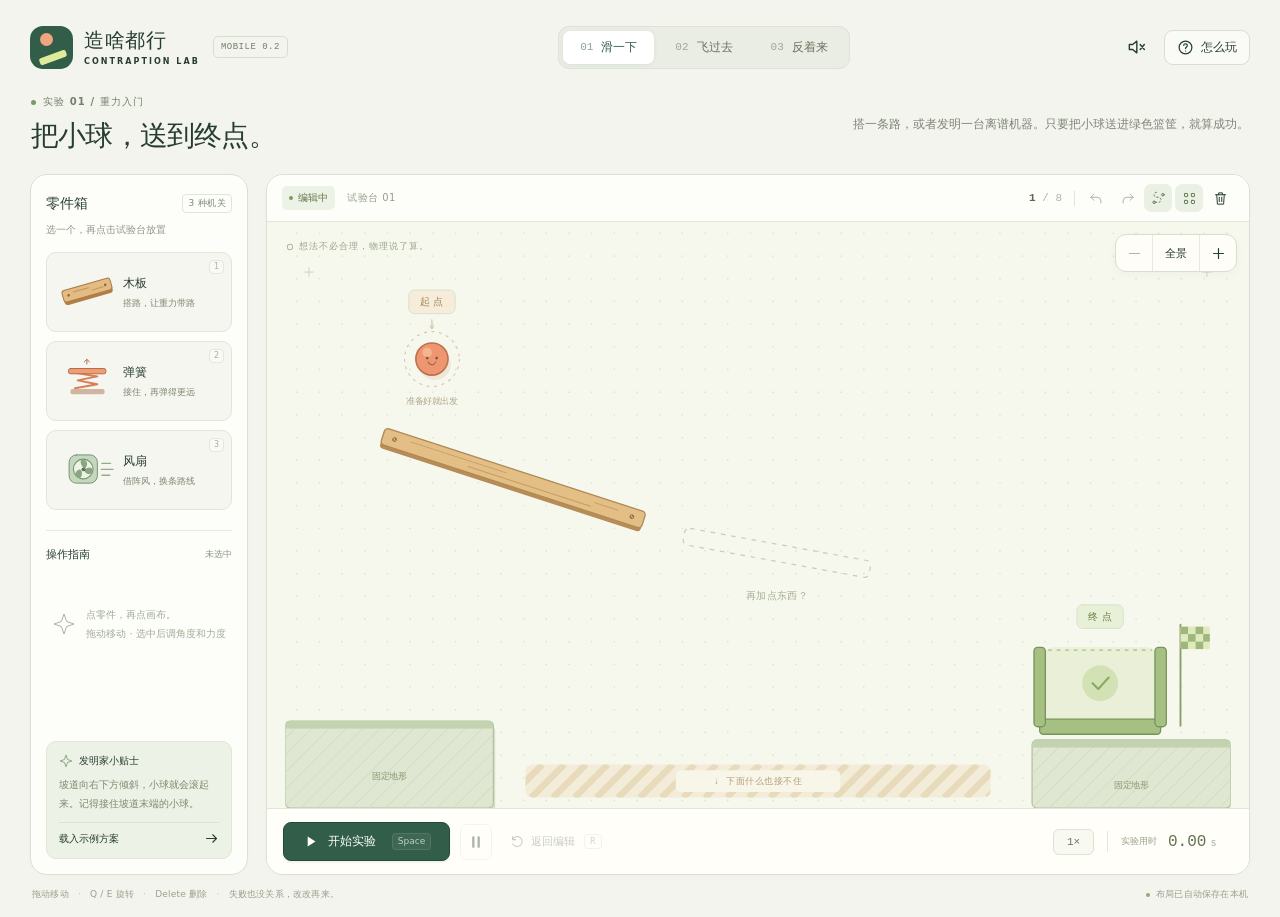
<file: contraption-lab-mobile.html>
<!doctype html>
<html lang="zh-CN">
<head>
  <meta charset="utf-8">
  <meta name="viewport" content="width=device-width, initial-scale=1, viewport-fit=cover">
  <meta name="theme-color" content="#f3f4ee">
  <meta name="apple-mobile-web-app-capable" content="yes">
  <meta name="apple-mobile-web-app-status-bar-style" content="default">
  <meta name="description" content="造啥都行：用木板、弹簧与风扇，把小球送到终点。可离线游玩的物理建造解谜 Demo。">
  <title>造啥都行 — 触屏发明工坊</title>
  <link rel="icon" href="data:image/svg+xml,%3Csvg xmlns='http://www.w3.org/2000/svg' viewBox='0 0 64 64'%3E%3Crect width='64' height='64' rx='18' fill='%232f5a48'/%3E%3Ccircle cx='24' cy='22' r='10' fill='%23ed986f'/%3E%3Cpath d='M14 44 49 32 53 43 18 55Z' fill='%23dfed9c'/%3E%3C/svg%3E">
  <style>
:root{color-scheme:light;--ink:#273d32;--muted:#677264;--green:#315d49;--green-dark:#224835;--paper:#f3f4ee;--line:#dde2d6;--pale:#edf2e7;--orange:#e88863;--radius:17px;font-family:Inter,"SF Pro Display","PingFang SC","Microsoft YaHei","Noto Sans CJK SC",system-ui,sans-serif;font-synthesis:none}
*{box-sizing:border-box}body{margin:0;background:var(--paper);color:var(--ink);font-size:14px}button,a,input{-webkit-tap-highlight-color:transparent}button{font:inherit;color:inherit;cursor:pointer;border:0;background:none;touch-action:manipulation}button:disabled{opacity:.38;cursor:not-allowed}button:focus-visible,a:focus-visible,input:focus-visible,canvas:focus-visible{outline:3px solid #cb8d59;outline-offset:3px}button:not(:disabled){transition:background .15s,box-shadow .15s,transform .15s}button:not(:disabled):active{transform:translateY(1px)}button svg,svg.icon{width:20px;height:20px;fill:none;stroke:currentColor;stroke-width:1.7;stroke-linecap:round;stroke-linejoin:round;flex-shrink:0}svg use{pointer-events:none}[hidden]{display:none!important}.svg-defs{position:absolute;width:0;height:0;overflow:hidden}kbd{font-family:inherit;font-size:10px;font-weight:500;border:1px solid var(--line);padding:2px 5px;border-radius:4px;color:#8b9287;line-height:1.2;background:#fff9}h1,h2,p{margin:0}button:disabled:hover{box-shadow:none}
.app{max-width:1536px;margin:auto;padding:24px 30px 16px}.topbar{height:46px;display:flex;align-items:center;justify-content:space-between;gap:18px}.brand{display:flex;align-items:center;gap:11px;text-decoration:none;color:inherit;flex-shrink:0}.brand-mark{display:block;width:43px;height:43px;background:var(--green);border-radius:13px;position:relative;overflow:hidden}.brand-ball{width:13px;height:13px;border-radius:50%;background:#f0a47f;position:absolute;left:10px;top:7px}.brand-plank{position:absolute;background:#ddeb9a;left:9px;top:28px;width:28px;height:7px;border-radius:2px;transform:rotate(-20deg)}.brand-type{font-size:20px;font-weight:850;letter-spacing:.5px;line-height:1.25}.brand-type>span{display:block;font-size:8px;font-weight:650;letter-spacing:2.05px;margin-top:4px}.demo-tag{font-family:ui-monospace,monospace;font-size:9px;color:#737d6d;padding:5px 7px;border:1px solid #d8dece;border-radius:5px;margin-left:2px;letter-spacing:.5px}.level-tabs{display:flex;gap:4px;border:1px solid #dce2d4;border-radius:11px;padding:4px;background:#e9ede3}.level-tab{padding:8px 17px;display:flex;align-items:center;gap:8px;border-radius:7px;color:#68745f;font-size:12px;font-weight:600;white-space:nowrap}.level-tab .tab-num{font:11px ui-monospace,monospace;opacity:.55}.level-tab.active{background:#fff;color:var(--green);box-shadow:0 1px 4px #243e3410}.level-tab:not(.active):hover{background:#ffffff70}.level-tab .tab-done{width:11px;color:var(--green);font-size:11px}.header-actions{display:flex;align-items:center;gap:12px}.icon-button{display:inline-flex;align-items:center;justify-content:center;width:32px;height:32px;border-radius:7px;flex-shrink:0}.icon-button:not(:disabled):hover{background:#eaf0e3}.help-button{display:flex;align-items:center;gap:7px;border:1px solid #d7dfcf;border-radius:9px;padding:8px 12px;font-size:12px;font-weight:600;background:#fafbf6}.help-button svg{width:17px;height:17px}.help-button:hover{background:white}
.intro{display:flex;align-items:center;justify-content:space-between;gap:20px;margin:22px 1px 18px;min-height:64px}.eyebrow{display:flex;align-items:center;gap:7px;font-size:10px;letter-spacing:1.1px;font-weight:600;color:#728269;margin-bottom:9px}.tiny-dot{height:5px;width:5px;background:#789962;border-radius:50%}h1{font-size:28px;font-weight:750;letter-spacing:-.8px;line-height:1.25}.intro>p{font-size:12px;line-height:1.9;color:#7e8677;max-width:400px;text-align:right}.workspace{display:grid;grid-template-columns:218px minmax(0,1fr);gap:18px;align-items:stretch}.parts-panel,.lab-panel{background:#fdfefa;border:1px solid #dae1d3;border-radius:var(--radius);box-shadow:0 3px 8px #36502b03}.parts-panel{padding:19px 15px 15px;display:flex;flex-direction:column;gap:0}.panel-heading{display:flex;align-items:center;justify-content:space-between}.panel-heading h2{font-size:14px;font-weight:750}.small-tag{font-size:9px;color:#7c8874;border:1px solid #e0e5d9;border-radius:4px;padding:2px 5px;letter-spacing:.4px}.panel-note{font-size:10px;color:#909687;margin:9px 0 15px;line-height:1.5}.parts-list{display:flex;flex-direction:column;gap:9px}.part-card{display:flex;align-items:center;text-align:left;background:#f5f6ef;border:1px solid #e1e6d8;border-radius:10px;position:relative;min-height:80px;padding:11px 9px;gap:4px;touch-action:none}.part-card:not(:disabled):hover{background:#edf2e5;border-color:#a4b797}.part-card.active{border-color:var(--green);background:#e7efe0;box-shadow:0 0 0 1px var(--green)}.part-art{width:63px;flex-shrink:0;display:flex}.part-art svg{width:63px;height:48px;stroke:none}.part-copy{display:flex;flex-direction:column;gap:5px}.part-copy strong{font-size:12px;font-weight:650}.part-copy small{font-size:9px;color:#7e8874;white-space:nowrap}.part-card>kbd{position:absolute;right:7px;top:7px;font-size:8px;padding:1px 4px;opacity:.7}.inspector{margin-top:20px;border-top:1px solid #e7eadd;padding-top:16px;min-height:164px}.inspector-heading{display:flex;align-items:center;justify-content:space-between;margin-bottom:13px}.inspector-heading strong{font-size:11px}.inspector-heading>span{font-size:9px;color:#8b9481}.selection-empty{height:98px;display:flex;gap:10px;align-items:center;justify-content:center;color:#a2ab97}.selection-empty>svg{width:24px;height:24px;fill:none;stroke:#aab5a0;stroke-width:1}.selection-empty p{font-size:10px;line-height:1.9}.property-row{display:flex;align-items:center;justify-content:space-between;font-size:10px;color:#75806a;margin-bottom:7px}.property-row output{font-family:ui-monospace,monospace;color:var(--ink);font-size:10px;font-weight:600}.angle-buttons{display:flex;gap:6px;margin-bottom:14px}.angle-buttons button{border:1px solid #dfe5d5;border-radius:5px;height:30px;flex:1;display:flex;gap:6px;align-items:center;justify-content:center;font-size:17px;background:#f8faf3}.angle-buttons button span{font-size:10px}.angle-buttons button:last-child{flex:0 0 30px}.angle-buttons button svg{width:13px;height:13px}.angle-buttons button:hover{background:#e9f0df}.property-tip{font-size:9px;color:#939c88;margin:7px 0 0;line-height:1.5}input[type=range]{width:100%;accent-color:var(--green);height:14px;margin:0;cursor:pointer}.hint-card{margin-top:auto;background:#edf2e6;border-radius:10px;padding:12px 12px 8px;border:1px solid #e0e7d6}.hint-title{display:flex;align-items:center;gap:6px;font-size:10px;font-weight:650}.hint-title svg{width:14px;height:14px;fill:none;stroke:#74965a;stroke-width:1.3}.hint-card p{font-size:10px;color:#7b886e;line-height:1.85;margin:8px 0 9px}.hint-card button{display:flex;align-items:center;justify-content:space-between;width:100%;padding:8px 0 4px;font-size:10px;font-weight:650;border-top:1px solid #dbe5cf}.hint-card button svg{width:15px;height:15px}.hint-card button:hover{color:#70904e}
.lab-panel{overflow:hidden;min-width:0;display:flex;flex-direction:column}.lab-topbar{height:47px;min-height:47px;display:flex;align-items:center;justify-content:space-between;padding:0 15px;gap:10px;border-bottom:1px solid #e1e7d9;background:#fdfefa}.stage-status{display:flex;align-items:center;gap:12px}.status-pill{display:flex;align-items:center;gap:5px;border-radius:5px;background:#edf2e6;padding:5px 7px;color:#607749;font-size:10px;white-space:nowrap}.status-pill>span{width:4px;height:4px;background:#82995d;border-radius:50%}.status-pill b{font-weight:600}.status-pill.running{background:#f9ecd9;color:#9d7239}.status-pill.running>span{background:#c68c42}.status-pill.won{background:#dfeddb;color:#477139}.status-pill.lost{background:#fae9df;color:#a86943}.status-pill.paused{background:#e9edf1;color:#68818a}.stage-label{font-size:10px;color:#96a08b;letter-spacing:.5px}.stage-tools{display:flex;align-items:center;gap:3px}.part-count{font:11px ui-monospace,monospace;color:#acb3a3;margin-right:5px;white-space:nowrap}.part-count b{color:#58684d}.tool-divider{height:15px;width:1px;background:#e0e5d8;margin:0 4px}.stage-tools .icon-button{width:28px;height:28px}.stage-tools svg{width:15px;height:15px;stroke-width:1.6}.toggle-button[aria-pressed=true]{background:#eaf0e3;color:#607b4e}.board-wrap{height:clamp(370px,calc(100dvh - 314px),690px);position:relative;background:#f6f8ee;overflow:hidden;isolation:isolate}canvas{width:100%;height:100%;display:block;touch-action:none;user-select:none;outline-offset:-4px!important}.board-corner-label{position:absolute;top:18px;left:20px;color:#99a48b;font-size:9px;letter-spacing:1px;pointer-events:none;display:flex;align-items:center;gap:6px}.board-corner-label>span{border:1px solid #a9b698;width:6px;height:6px;border-radius:2px;transform:rotate(-10deg)}.placement-banner{position:absolute;bottom:15px;left:50%;transform:translateX(-50%);padding:9px 15px;border:1px solid #bfd0ad;border-radius:8px;background:#f8fbeeeb;font-size:11px;white-space:nowrap;pointer-events:none;box-shadow:0 3px 8px #27452606}.play-toolbar{display:flex;align-items:center;justify-content:space-between;gap:10px;min-height:66px;padding:12px 16px;background:#fffef9;border-top:1px solid #e0e6d7}.play-actions,.play-stats{display:flex;align-items:center;gap:10px}.primary-button{background:var(--green);color:#fff;display:inline-flex;align-items:center;justify-content:center;gap:9px;border-radius:8px;padding:11px 17px;font-size:12px;font-weight:600;border:1px solid #234b38;box-shadow:0 2px 2px #183a2510}.primary-button:not(:disabled):hover{background:var(--green-dark);box-shadow:0 3px 8px #1e3a2220}.primary-button svg{width:17px;height:17px}.play-button{min-width:167px;padding:10px 12px}.play-button kbd{background:#fff1;color:#bbd1bb;border-color:#7b968150;font-size:9px;margin-left:7px}.pause-button{height:36px;width:32px;border:1px solid #e1e5d8}.pause-button svg{width:16px;height:16px}.reset-button{display:flex;align-items:center;gap:6px;color:#738067;font-size:11px;padding:9px 8px;white-space:nowrap}.reset-button svg{width:15px;height:15px}.reset-button kbd{font-size:8px;margin-left:3px}.reset-button:not(:disabled):hover{color:var(--green)}.speed-button{border:1px solid #dce3d2;background:#f8faf1;min-width:41px;padding:6px 9px;font-size:11px;border-radius:6px;font-family:ui-monospace,monospace;color:#68785a}.speed-button:hover{background:#e9f0df}.time-display{display:flex;gap:11px;align-items:center;font-size:9px;color:#97a087}.time-display b{font-family:ui-monospace,"SFMono-Regular",Consolas,monospace;font-weight:500;color:#617250;font-size:16px;min-width:65px;font-variant-numeric:tabular-nums}.time-display b span{font-size:10px;margin-left:4px;color:#a2ab96}.stat-separator{width:1px;height:21px;background:#e2e7d9;margin:0 3px}.footer{display:flex;align-items:center;justify-content:space-between;gap:12px;margin:13px 2px 0;font-size:9px;color:#97a18b;letter-spacing:.2px}.footer p span>span{padding:0 6px;color:#bbc2b1}.save-status{display:flex;align-items:center;gap:6px;white-space:nowrap}.save-status>span{height:4px;width:4px;background:#93aa7e;border-radius:50%}
.result-card{position:absolute;z-index:5;width:360px;max-width:calc(100% - 32px);bottom:22px;left:50%;transform:translateX(-50%);padding:20px;border:1px solid #c7d5b8;border-radius:16px;background:#fffef8f5;box-shadow:0 12px 35px #203c2c20;display:grid;grid-template-columns:42px 1fr;gap:14px;backdrop-filter:blur(10px);animation:appear .25s ease-out}.result-icon{width:42px;height:42px;background:#e4edc9;border-radius:50%;display:flex;align-items:center;justify-content:center;color:#5b7c36}.result-icon svg{width:25px;height:25px;fill:none;stroke:currentColor;stroke-width:2;stroke-linecap:round;stroke-linejoin:round}.result-eyebrow{font-size:8px;color:#8fa073;letter-spacing:1.7px;margin-bottom:6px}.result-card h2{font-size:23px;letter-spacing:-.8px;margin-bottom:5px}.result-card p{color:#859075;font-size:10px;line-height:1.8}.result-actions{display:flex;gap:9px;grid-column:1/-1;margin-top:1px}.result-actions button{flex:1;font-size:11px}.secondary-button{border:1px solid #d7decd;border-radius:8px;padding:9px 14px;background:#f6f8ee;font-size:11px}.secondary-button:hover{background:#edf2e1}.result-card.lost{border-color:#e1cbbb}.result-card.lost .result-icon{background:#f6e5d8;color:#bc835c}.result-card.lost .result-eyebrow{color:#b59677}.toast{position:absolute;z-index:8;top:14px;left:50%;transform:translateX(-50%);max-width:90%;padding:10px 16px;background:#2b4638ed;color:#f8faf2;font-size:11px;line-height:1.6;text-align:center;border-radius:8px;box-shadow:0 5px 14px #28433215;pointer-events:none;animation:appear .16s ease-out}.help-dialog{color:var(--ink);background:#fffef8;border:1px solid #d1dbc3;border-radius:22px;width:520px;max-width:calc(100% - 28px);padding:32px;box-shadow:0 20px 70px #14342335}.help-dialog::backdrop{background:#26372e60;backdrop-filter:blur(4px)}.dialog-close{position:absolute;top:15px;right:15px}.help-dialog h2{font-size:28px;letter-spacing:-1px;margin-bottom:12px}.dialog-lead{font-size:12px;line-height:1.9;color:#889378}.help-steps{display:flex;flex-direction:column;gap:17px;margin:25px 0}.help-steps>div{display:flex;gap:14px}.help-steps>div>b{font:13px ui-monospace,monospace;background:#edf2e4;min-width:32px;height:32px;display:flex;align-items:center;justify-content:center;border-radius:9px;color:#8a9e73}.help-steps p{font-size:11px;line-height:1.8;color:#8a937e}.help-steps strong{display:block;font-size:12px;color:#4c6540;margin-bottom:4px}.help-note{padding:14px;background:#f2f5e9;border-radius:10px}.help-note>strong{font-size:11px}.help-note p{font-size:10px;line-height:1.9;color:#899677;margin-top:6px}.dialog-start{width:100%;margin-top:23px}.board-wrap[data-mode=running] canvas{cursor:default}.board-wrap[data-mode=paused] canvas{cursor:default}
@keyframes appear{from{opacity:0;translate:0 7px}to{opacity:1;translate:0 0}}
@media(min-width:1600px){.app{padding-top:32px}.intro{margin-top:29px;margin-bottom:24px}.board-wrap{height:min(690px,calc(100dvh - 338px))}}
@media(max-width:1100px){.app{padding:18px 18px 14px}.demo-tag{display:none}.level-tab{padding:8px 12px}.workspace{grid-template-columns:190px minmax(0,1fr);gap:12px}.parts-panel{padding:16px 11px 12px}.part-art,.part-art svg{width:54px}.part-card{padding:10px 7px}.part-copy small{font-size:8px}.part-copy strong{font-size:11px}.play-toolbar{padding:12px}.play-button{min-width:141px}.play-button kbd{display:none}.time-display>span{display:none}.intro>p{max-width:310px}.stage-label{display:none}.reset-button kbd{display:none}.board-wrap{height:clamp(380px,calc(100dvh - 286px),650px)}}
@media(prefers-reduced-motion:reduce){*,*:before,*:after{animation:none!important;transition:none!important}}

/* MOBILE 0.2 — touch-first, stable-height editor and safe-area-aware action dock. */
html{-webkit-text-size-adjust:100%;text-size-adjust:100%}
.compact-only{display:none}
.selection-empty strong,.selection-empty span{display:block;font-weight:400}
.lab-topbar{position:relative;z-index:7}
.view-controls{position:absolute;right:12px;top:12px;display:flex;align-items:center;z-index:3;background:#fffef9ed;border:1px solid #d7dfcd;border-radius:11px;box-shadow:0 3px 10px #24423109;overflow:hidden}
.view-controls button{height:36px;min-width:36px;display:flex;align-items:center;justify-content:center;padding:0 8px;font-size:11px}
.view-controls button svg{width:17px;height:17px}
.view-controls button:hover{background:#eaf0df}
#zoom-fit{min-width:48px;border-left:1px solid #e6eadf;border-right:1px solid #e6eadf;font-variant-numeric:tabular-nums}
#board{-webkit-touch-callout:none}
input[type=range]{touch-action:pan-y}
.mobile-menu{position:absolute;right:8px;top:calc(100% + 4px);z-index:15;min-width:220px;padding:6px;background:#fffef9;border:1px solid #ccd8bd;border-radius:13px;box-shadow:0 12px 30px #223d3028}
.mobile-menu button{display:flex;width:100%;align-items:center;gap:10px;min-height:48px;padding:8px 10px;font-size:12px;text-align:left;border-radius:8px}
.mobile-menu button svg{width:18px;height:18px}
.mobile-menu button span{margin-left:auto;color:#76876a;font-size:10px}
.mobile-menu button:hover{background:#edf2e5}
.mobile-menu button[aria-pressed=false] span{color:#92998b}
#mobile-clear-btn{border-top:1px solid #e5eadd;border-radius:0 0 8px 8px;color:#9a634a}
body[data-mode=running] .view-controls,body[data-mode=paused] .view-controls{opacity:.78}
@media(max-width:760px), (pointer:coarse) and (max-width:1100px){
  :root{--dock-h:212px}
  html,body{width:100%;height:100%;overflow:hidden;overscroll-behavior:none}
  body{font-size:13px}
  .compact-only{display:inline-flex}
  .app{height:100vh;height:100dvh;max-width:none;display:flex;flex-direction:column;gap:0;padding:max(8px,env(safe-area-inset-top)) max(10px,env(safe-area-inset-right)) max(8px,env(safe-area-inset-bottom)) max(10px,env(safe-area-inset-left));overflow:hidden}
  .topbar{height:96px;min-height:96px;display:grid;grid-template-columns:1fr auto;grid-template-rows:44px 44px;gap:8px 4px;align-items:center}
  .brand{gap:8px;min-width:0}
  .brand-mark{width:36px;height:36px;border-radius:11px}
  .brand-ball{width:11px;height:11px;left:8px;top:6px}
  .brand-plank{top:24px;left:7px;width:25px;height:6px}
  .brand-type{font-size:18px;letter-spacing:.5px}
  .brand-type>span{font-size:7px;letter-spacing:1.3px;margin-top:3px}
  .demo-tag{display:none}
  .header-actions{grid-column:2;grid-row:1;gap:0}
  .header-actions .icon-button,.help-button{width:44px;height:44px;min-height:44px;padding:0;justify-content:center;border:0;background:transparent}
  .header-actions .icon-button svg,.help-button svg{width:19px;height:19px}
  .help-button>span{display:none}
  #focus-btn[aria-pressed=true]{background:#dfead5;color:#315d49}
  .level-tabs{grid-column:1/-1;grid-row:2;padding:0;border-radius:12px;gap:3px;border:0;height:44px;background:#e5eadf;display:flex;align-items:stretch}
  .level-tab{flex:1;min-width:0;justify-content:center;font-size:12px;height:44px;padding:0 5px;border:1px solid transparent;border-radius:11px;gap:6px}
  .level-tab.active{border-color:#d8e1cf;background:#fffef9;box-shadow:0 2px 3px #28423008}
  .level-tab .tab-num{font-size:10px}
  .intro{margin:11px 3px 10px;min-height:37px;display:block}
  .intro>p{display:none}
  .intro .eyebrow{font-size:9px;line-height:12px;margin-bottom:4px;letter-spacing:.3px}
  h1{font-size:20px;line-height:25px;letter-spacing:-.6px}
  .workspace{display:flex;flex-direction:column;flex:1;min-height:0;gap:8px}
  .lab-panel{order:0;flex:1;min-height:0;border-radius:15px;overflow:visible;position:relative}
  .lab-topbar{height:46px;min-height:46px;padding:0 5px 0 10px;border-radius:15px 15px 0 0;gap:0}
  .stage-status{gap:8px;min-width:0}
  .status-pill{font-size:10px;padding:5px 6px;gap:5px;border-radius:5px}
  .mobile-clock{font:10px ui-monospace,monospace;color:#829077;white-space:nowrap;font-variant-numeric:tabular-nums;min-width:40px}
  .stage-label{display:none}
  .stage-tools{gap:0}
  .stage-tools .icon-button{width:44px;height:44px;min-height:44px;border-radius:9px}
  .stage-tools svg{width:18px;height:18px}
  .stage-tools .tool-divider{display:none}
  .part-count{font-size:10px;margin-right:3px}
  #path-btn,#grid-btn,#clear-btn{display:none}
  .board-wrap{height:auto;aspect-ratio:auto;flex:1;min-height:0;border-radius:0 0 15px 15px}
  .board-corner-label{display:none}
  .view-controls{top:8px;right:8px;border-radius:10px}
  .view-controls button{min-width:44px;height:44px;padding:0 6px;font-size:11px}
  #zoom-fit{min-width:48px}
  .gesture-hint{position:absolute;left:12px;bottom:9px;font-size:9px;line-height:14px;letter-spacing:.2px;color:#79896b;pointer-events:none;background:#f6f8eec9;padding:2px 5px;border-radius:4px}
  .placement-banner{font-size:11px;line-height:16px;white-space:normal;max-width:calc(100% - 20px);width:max-content;text-align:center;bottom:9px;padding:7px 12px;border-radius:9px;z-index:4}
  .board-wrap[data-tool] .gesture-hint{display:none}
  .parts-panel{order:1;flex:0 0 var(--dock-h);height:var(--dock-h);min-height:0;padding:7px 10px 8px;border-radius:14px;display:flex;flex-direction:column;gap:0;overflow:hidden;box-shadow:none}
  .panel-heading{height:44px;min-height:44px;margin-bottom:4px}
  .panel-heading h2{font-size:12px;font-weight:750}
  .small-tag,.panel-note,.hint-card{display:none}
  .mobile-example{align-items:center;gap:5px;font-size:11px;height:44px;min-width:88px;padding:0 2px 0 8px;justify-content:flex-end;position:relative;z-index:1;color:#557340}
  .mobile-example svg{width:15px;height:15px}
  .parts-list{display:flex;flex-direction:row;gap:7px;min-height:54px;height:54px}
  .part-card{min-height:54px;min-width:0;flex:1;flex-direction:row;padding:4px 6px;gap:3px;border-radius:10px;align-items:center;justify-content:center;text-align:left;user-select:none;-webkit-user-select:none;-webkit-touch-callout:none}
  .part-art,.part-art svg{width:44px;height:34px}
  .part-copy{gap:0}
  .part-copy strong{font-size:12px;white-space:nowrap}
  .part-copy small,.part-card>kbd{display:none}
  .inspector{margin-top:7px;padding-top:5px;border-top:1px solid #e5eadd;min-height:0;flex:1;position:relative}
  .inspector-heading{height:20px;margin-bottom:2px;gap:8px;justify-content:flex-start}
  .inspector-heading strong{font-size:10px;line-height:16px;color:#69785d}
  .inspector-heading>span{font-size:10px;color:#819075}
  .selection-close{position:absolute;right:-5px;top:0;width:44px;height:44px;align-items:center;justify-content:center;color:#87937c;z-index:2}
  .selection-close svg{width:16px;height:16px}
  .selection-empty{display:flex;align-items:center;justify-content:flex-start;height:52px;gap:12px;padding:0 6px;color:#7a8b6b}
  .selection-empty>svg{width:24px;height:24px;flex-shrink:0;stroke:#9aad82}
  .selection-empty strong{font-size:12px;font-weight:600;color:#60744f;line-height:21px}
  .selection-empty span{font-size:10px;line-height:19px;color:#86957a}
  #selection-controls{display:grid;grid-template-columns:1fr 1fr;gap:2px 12px;align-items:center;margin-top:0}
  #selection-controls .property-row:first-child{grid-column:1;grid-row:1}
  #selection-controls .angle-buttons{grid-column:1;grid-row:2;margin:0}
  #selection-controls .property-row:nth-child(3){grid-column:2;grid-row:1;padding-right:28px}
  #selection-controls input{grid-column:2;grid-row:2;min-height:44px;height:44px}
  .property-row{font-size:10px;margin-bottom:0;line-height:13px}
  .property-row output{font-size:10px}
  .angle-buttons{gap:4px}
  .angle-buttons button{height:44px;min-height:44px;min-width:44px;border-radius:7px;font-size:21px;gap:2px;padding:0 4px;touch-action:none}
  .angle-buttons button span{font-size:10px}
  .angle-buttons button:last-child{flex:0 0 44px}
  .angle-buttons button svg{width:17px;height:17px}
  .property-tip{display:none}
  input[type=range]{-webkit-appearance:none;appearance:none;background:transparent;padding:0 2px}
  input[type=range]::-webkit-slider-runnable-track{height:7px;background:#dce5d1;border-radius:9px}
  input[type=range]::-webkit-slider-thumb{-webkit-appearance:none;width:25px;height:25px;background:#315d49;border:4px solid #fffef9;border-radius:50%;margin-top:-9px;box-shadow:0 1px 4px #315d4940}
  input[type=range]::-moz-range-track{height:7px;background:#dce5d1;border-radius:9px}
  input[type=range]::-moz-range-thumb{width:17px;height:17px;background:#315d49;border:4px solid #fffef9;border-radius:50%}
  .play-toolbar{flex:0 0 62px;min-height:62px;margin-top:8px;border:1px solid #d9e2cf;border-radius:14px;padding:7px;gap:6px;background:#fffef9;box-shadow:0 4px 12px #2b443507}
  .play-actions{gap:6px;flex:1;min-width:0}
  .play-button{flex:1;min-width:90px;height:46px;font-size:13px;padding:8px 10px;gap:7px;border-radius:10px;white-space:nowrap}
  .play-button svg{width:18px;height:18px}
  .play-button kbd,.reset-button kbd,.pause-button{display:none}
  .reset-button{height:46px;min-width:90px;padding:5px 7px;justify-content:center;font-size:11px;border:1px solid #e0e6d8;border-radius:10px;gap:4px;color:#60744f}
  .reset-button svg{width:16px;height:16px}
  .play-stats{gap:0;flex:0 0 44px}
  .speed-button{height:46px;min-width:44px;padding:0 4px;font-size:11px;border-radius:10px}
  .time-display,.stat-separator,.footer{display:none}
  .result-card{bottom:35px;width:310px;max-width:calc(100% - 24px);padding:15px;gap:8px 12px;border-radius:15px;z-index:6}
  .result-icon{width:36px;height:36px}
  .result-card h2{font-size:21px}
  .result-eyebrow{font-size:7px}
  .result-card p{font-size:11px;line-height:1.6}
  .result-actions{gap:7px}
  .result-actions button{min-height:44px;font-size:12px;padding:8px}
  .toast{font-size:11px;top:64px;max-width:calc(100% - 24px);width:max-content;padding:8px 12px;z-index:10}
  .help-dialog{padding:27px 20px 20px;border-radius:19px;max-height:calc(100dvh - 32px);overflow-y:auto;overscroll-behavior:contain}
  .dialog-close{width:44px;height:44px;top:6px;right:7px}
  .help-dialog h2{font-size:24px;margin-top:10px}
  .help-steps{margin:18px 0;gap:14px}
  .help-steps p{font-size:12px}
  .help-note p{font-size:11px}
  .dialog-start{min-height:46px;margin-top:16px}
  body[data-mode=running] .gesture-hint,body[data-mode=won] .gesture-hint,body[data-mode=lost] .gesture-hint{display:none}
  body.focus-mode .level-tabs,body.focus-mode .intro,body.focus-mode .parts-panel{display:none}
  body.focus-mode .topbar{height:48px;min-height:48px;grid-template-rows:44px;margin-bottom:7px}
  body.focus-mode .workspace{gap:0}
}
/* Small portrait phones keep controls visible instead of adding page scroll. */
@media(max-width:760px) and (max-height:710px) and (orientation:portrait){
  :root{--dock-h:204px}
  .app{padding-top:max(4px,env(safe-area-inset-top));padding-bottom:max(4px,env(safe-area-inset-bottom))}
  .topbar{height:90px;min-height:90px;gap:2px 4px}
  .intro{display:none}
  .workspace{margin-top:7px;gap:6px}
  .play-toolbar{min-height:58px;flex-basis:58px;margin-top:6px;padding:5px}
  .parts-panel{padding-top:4px;padding-bottom:4px}
}
@media(max-width:355px){
  .app{padding-left:max(6px,env(safe-area-inset-left));padding-right:max(6px,env(safe-area-inset-right))}
  .brand-type{font-size:16px}.brand-type>span{font-size:6px}.brand-mark{width:31px;height:33px}.brand{gap:5px}
  .part-art,.part-art svg{width:33px;height:29px}.part-copy strong{font-size:11px}
  .mobile-clock{display:none}
  #selection-controls{gap:2px 8px;grid-template-columns:142px 1fr}
  .angle-buttons button{padding:0 2px}
  .parts-panel{padding-left:8px;padding-right:8px}
  .reset-button{min-width:83px;font-size:10px}
}
/* Landscape uses a compact side toolbox and reserves the rest for the stage. */
@media(max-width:1100px) and (max-height:620px) and (orientation:landscape) and (pointer:coarse), (max-width:760px) and (max-height:520px) and (orientation:landscape){
  .app{display:grid;grid-template-columns:minmax(0,1fr) 210px;grid-template-rows:44px minmax(0,1fr) 60px;gap:6px 8px;padding:max(5px,env(safe-area-inset-top)) max(8px,env(safe-area-inset-right)) max(5px,env(safe-area-inset-bottom)) max(8px,env(safe-area-inset-left))}
  .topbar{grid-column:1/-1;grid-row:1;height:44px;min-height:44px;display:flex;flex-wrap:nowrap;gap:12px}
  .brand-type{font-size:16px}.brand-type>span{font-size:6px}
  .level-tabs{flex:1;max-width:360px;margin:auto;min-width:230px}
  .header-actions{margin-left:auto}
  .intro{display:none}
  .workspace{display:contents}
  .lab-panel{grid-column:1;grid-row:2/4;min-width:0;height:100%}
  .lab-topbar{height:44px;min-height:44px}
  .parts-panel{grid-column:2;grid-row:2;height:100%;min-height:0;padding:5px 8px;overflow-y:auto}
  .parts-list{height:57px;min-height:57px;gap:4px}
  .part-card{flex-direction:column;padding:3px;gap:0;min-height:57px}
  .part-art,.part-art svg{width:40px;height:27px}
  .part-copy strong{font-size:10px}
  .inspector{margin-top:5px;padding-top:4px;min-height:87px}
  .inspector-heading{height:18px}
  #selection-controls{grid-template-columns:1fr 1fr;gap:2px 6px}
  #selection-controls .property-row:first-child{grid-column:1;grid-row:1}
  #selection-controls .angle-buttons{grid-column:1/-1;grid-row:3;margin-top:0}
  #selection-controls .property-row:nth-child(3){grid-column:2;grid-row:1;padding-right:15px}
  #selection-controls input{grid-column:1/-1;grid-row:2;height:44px;min-height:44px}
  .angle-buttons button{height:44px;min-height:44px}
  .selection-close{top:-9px;right:-7px}
  .selection-empty{height:80px;gap:6px;padding:0 2px}
  .selection-empty strong{font-size:11px}.selection-empty span{font-size:9px}
  .play-toolbar{grid-column:2;grid-row:3;margin:0;height:60px;min-height:0;padding:5px;gap:4px}
  .play-actions{gap:4px}
  .play-button{min-width:84px;font-size:11px;gap:3px;padding:5px}
  .play-button svg{width:14px}
  .reset-button{min-width:44px;width:44px;padding:0}.reset-button span{display:none}
  .play-stats{flex-basis:44px}.speed-button{min-width:44px}
  .result-card{bottom:8px;max-width:calc(100% - 22px);padding:11px;gap:7px 10px}
  .result-card h2{font-size:20px}
  .gesture-hint{bottom:5px}
  body.focus-mode .app{grid-template-columns:1fr;grid-template-rows:44px minmax(0,1fr) 60px}
  body.focus-mode .topbar{grid-column:1;grid-row:1;margin:0;height:44px;min-height:44px}
  body.focus-mode .lab-panel{grid-column:1;grid-row:2}
  body.focus-mode .play-toolbar{grid-column:1;grid-row:3}
  body.focus-mode .reset-button{min-width:90px}.focus-mode .reset-button span{display:inline}
}

@media(prefers-reduced-motion:reduce){*,*:before,*:after{animation:none!important;transition:none!important}}

</style>
</head>
<body>
<svg class="svg-defs" aria-hidden="true" xmlns="http://www.w3.org/2000/svg"><defs>
  <symbol id="i-play" viewBox="0 0 24 24"><path d="m8 5 11 7-11 7Z" fill="currentColor" stroke="none"/></symbol>
  <symbol id="i-pause" viewBox="0 0 24 24"><path d="M8 5v14M16 5v14" stroke-width="3.5"/></symbol>
  <symbol id="i-reset" viewBox="0 0 24 24"><path d="M4 9a8 8 0 1 1 .5 7M4 4v5h5"/></symbol>
  <symbol id="i-undo" viewBox="0 0 24 24"><path d="m8 5-5 5 5 5M3 10h10a6 6 0 0 1 6 6v3"/></symbol>
  <symbol id="i-redo" viewBox="0 0 24 24"><path d="m16 5 5 5-5 5M21 10H11a6 6 0 0 0-6 6v3"/></symbol>
  <symbol id="i-grid" viewBox="0 0 24 24"><rect x="4" y="4" width="5" height="5" rx="1"/><rect x="15" y="4" width="5" height="5" rx="1"/><rect x="4" y="15" width="5" height="5" rx="1"/><rect x="15" y="15" width="5" height="5" rx="1"/></symbol>
  <symbol id="i-trash" viewBox="0 0 24 24"><path d="M4 6h16M9 6V3h6v3M6 6l1 15h10l1-15M10 10v7M14 10v7"/></symbol>
  <symbol id="i-arrow" viewBox="0 0 24 24"><path d="M4 12h16m-6-6 6 6-6 6"/></symbol>
  <symbol id="i-help" viewBox="0 0 24 24"><circle cx="12" cy="12" r="9"/><path d="M9.5 9a2.5 2.5 0 0 1 5 .5c0 1.5-2.5 2-2.5 4M12 17h.01"/></symbol>
  <symbol id="i-sound" viewBox="0 0 24 24"><path d="M4 9h4l5-4v14l-5-4H4ZM17 8a6 6 0 0 1 0 8M20 5a10 10 0 0 1 0 14"/></symbol>
  <symbol id="i-mute" viewBox="0 0 24 24"><path d="M4 9h4l5-4v14l-5-4H4ZM17 9l5 6M22 9l-5 6"/></symbol>
  <symbol id="i-check" viewBox="0 0 24 24"><path d="m5 12 5 5L20 7"/></symbol>
  <symbol id="i-close" viewBox="0 0 24 24"><path d="m6 6 12 12M18 6 6 18"/></symbol>
  <symbol id="i-spark" viewBox="0 0 24 24"><path d="m12 2 2.6 7.4L22 12l-7.4 2.6L12 22l-2.6-7.4L2 12l7.4-2.6Z"/></symbol>
  <symbol id="i-path" viewBox="0 0 24 24"><circle cx="5" cy="18" r="2"/><circle cx="19" cy="6" r="2"/><path d="M7 18h5a4 4 0 0 0 0-8H9a4 4 0 0 1 0-8" stroke-dasharray="2 4"/></symbol>
  <symbol id="i-plus" viewBox="0 0 24 24"><path d="M12 5v14M5 12h14"/></symbol>
  <symbol id="i-minus" viewBox="0 0 24 24"><path d="M5 12h14"/></symbol>
  <symbol id="i-fit" viewBox="0 0 24 24"><path d="M8 3H3v5M16 3h5v5M3 16v5h5M21 16v5h-5"/><rect x="8" y="8" width="8" height="8" rx="1"/></symbol>
  <symbol id="i-expand" viewBox="0 0 24 24"><path d="M8 3H3v5M16 3h5v5M3 16v5h5M21 16v5h-5M3 3l6 6M21 3l-6 6M3 21l6-6M21 21l-6-6"/></symbol>
  <symbol id="i-more" viewBox="0 0 24 24"><circle cx="5" cy="12" r="1.4"/><circle cx="12" cy="12" r="1.4"/><circle cx="19" cy="12" r="1.4"/></symbol>
</defs></svg>
<div class="app">
  <header class="topbar">
    <a class="brand" href="#" aria-label="造啥都行 首页" id="home-link">
      <span class="brand-mark"><span class="brand-ball"></span><span class="brand-plank"></span></span>
      <span class="brand-type">造啥都行<span>CONTRAPTION LAB</span></span>
      <span class="demo-tag">MOBILE 0.2</span>
    </a>
    <nav class="level-tabs" aria-label="选择关卡" id="level-tabs"></nav>
    <div class="header-actions">
      <button class="icon-button compact-only" id="focus-btn" aria-label="进入专注视图" aria-pressed="false" title="专注视图"><svg><use href="#i-expand"/></svg></button>
      <button class="icon-button" id="sound-btn" title="开启音效" aria-label="开启音效" aria-pressed="false"><svg><use href="#i-mute"/></svg></button>
      <button class="help-button" id="help-btn"><svg><use href="#i-help"/></svg><span>怎么玩</span></button>
    </div>
  </header>
  <section class="intro" aria-labelledby="level-title">
    <div><div class="eyebrow"><span class="tiny-dot"></span><span id="chapter-label">实验 01 / 重力入门</span></div>
      <h1 id="level-title">把小球，送到终点。</h1></div>
    <p id="level-desc">搭一条路，或者发明一台离谱机器。<br>没有标准答案，能到就行。</p>
  </section>
  <main class="workspace">
    <aside class="parts-panel" aria-label="零件箱及零件属性">
      <div class="panel-heading"><h2>零件箱</h2><span class="small-tag">3 种机关</span><button class="mobile-example compact-only" id="mobile-example-btn"><svg><use href="#i-spark"/></svg>看示例</button></div>
      <p class="panel-note">选一个，再点击试验台放置</p>
      <div class="parts-list">
        <button class="part-card" data-tool="plank" aria-pressed="false" title="木板（快捷键 1）：点击选取，再点击试验台放置；也可以拖入">
          <span class="part-art plank-art"><svg viewBox="0 0 96 54" aria-hidden="true"><g transform="rotate(-16 48 27)"><rect x="10" y="18" width="76" height="20" rx="5" fill="#b17e47"/><rect x="10" y="15" width="76" height="18" rx="4" fill="#e3bb83" stroke="#a67b49" stroke-width="1.5"/><path d="M27 21h24m4 5h18" stroke="#c09660" stroke-width="1.5" stroke-linecap="round"/><circle cx="19" cy="24" r="2" fill="#906940"/><circle cx="77" cy="24" r="2" fill="#906940"/></g></svg></span>
          <span class="part-copy"><strong>木板</strong><small>搭路，让重力带路</small></span><kbd>1</kbd>
        </button>
        <button class="part-card" data-tool="spring" aria-pressed="false" title="弹簧（快捷键 2）：朝着弹射面的法线方向弹射小球">
          <span class="part-art spring-art"><svg viewBox="0 0 96 58" aria-hidden="true"><path d="m29 40 34-6-30-6 30-6-31-5" fill="none" stroke="#d67f59" stroke-width="3" stroke-linejoin="round"/><rect x="19" y="10" width="57" height="8" rx="3" fill="#ef9d75" stroke="#b66b48" stroke-width="1.5"/><rect x="22" y="41" width="52" height="8" rx="3" fill="#d1b4a1"/><path d="M47 3v-7m-4 4 4-4 4 4" fill="none" stroke="#b66b48" stroke-width="1.5"/></svg></span>
          <span class="part-copy"><strong>弹簧</strong><small>接住，再弹得更远</small></span><kbd>2</kbd>
        </button>
        <button class="part-card" data-tool="fan" aria-pressed="false" title="风扇（快捷键 3）：沿箭头方向持续施力">
          <span class="part-art fan-art"><svg viewBox="0 0 96 58" aria-hidden="true"><rect x="20" y="6" width="43" height="43" rx="11" fill="#c6d7c0" stroke="#75936f" stroke-width="1.5"/><circle cx="41.5" cy="27.5" r="15" fill="#eef3e7" stroke="#75936f"/><g fill="#89a681"><path d="M42 26C27 7 56 11 45 26ZM43 29C61 15 58 45 44 32ZM39 30C43 52 18 36 36 28Z"/></g><circle cx="42" cy="28" r="3" fill="#57764f"/><path d="M70 19h13M69 28h18M70 37h12" stroke="#93ab87" stroke-width="2" stroke-linecap="round"/></svg></span>
          <span class="part-copy"><strong>风扇</strong><small>借阵风，换条路线</small></span><kbd>3</kbd>
        </button>
      </div>
      <section class="inspector" id="inspector" aria-labelledby="inspector-title">
        <div class="inspector-heading"><strong id="inspector-title">零件设置</strong><span id="inspector-caption">未选中</span><button class="compact-only selection-close" id="deselect-btn" aria-label="取消选择或放置"><svg><use href="#i-close"/></svg></button></div>
        <div id="selection-empty" class="selection-empty"><svg><use href="#i-spark"/></svg><p><strong>点零件，再点画布。</strong><span>拖动移动 · 选中后调角度和力度</span></p></div>
        <div id="selection-controls" hidden>
          <div class="property-row"><label>旋转角度</label><output id="angle-value">18°</output></div>
          <div class="angle-buttons"><button id="rotate-left" title="逆时针旋转 15°（Q）">↶ <span>15°</span></button><button id="rotate-right" title="顺时针旋转 15°（E）">↷ <span>15°</span></button><button id="delete-btn" title="删除选中零件（Delete）" aria-label="删除选中零件"><svg><use href="#i-trash"/></svg></button></div>
          <div class="property-row"><label for="property-slider" id="property-label">木板长度</label><output id="property-value">240</output></div>
          <input type="range" id="property-slider" min="140" max="340" step="10" value="240">
          <p class="property-tip" id="property-tip">长一点，也许刚好接得住。</p>
        </div>
      </section>
      <div class="hint-card"><div class="hint-title"><svg><use href="#i-spark"/></svg>发明家小贴士</div><p id="hint-text">坡道向右下方倾斜，小球就会滚起来。</p><button id="example-btn">载入示例方案 <svg><use href="#i-arrow"/></svg></button></div>
    </aside>
    <section class="lab-panel" aria-label="物理试验台">
      <div class="lab-topbar">
        <div class="stage-status"><span class="status-pill" id="status-pill"><span></span><b id="status-text">编辑中</b></span><span class="stage-label" id="stage-label">试验台 01</span><span class="compact-only mobile-clock" id="mobile-time">0.00s</span></div>
        <div class="stage-tools"><span class="part-count" title="已使用的零件数量"><b id="part-count">1</b><span> / 8</span></span><span class="tool-divider"></span><button class="icon-button" id="undo-btn" aria-label="撤销" title="撤销（Ctrl / ⌘ + Z）"><svg><use href="#i-undo"/></svg></button><button class="icon-button" id="redo-btn" aria-label="重做" title="重做（Ctrl / ⌘ + Shift + Z）"><svg><use href="#i-redo"/></svg></button><button class="icon-button toggle-button" id="path-btn" aria-label="显示运动轨迹" title="显示运动轨迹" aria-pressed="true"><svg><use href="#i-path"/></svg></button><button class="icon-button toggle-button" id="grid-btn" aria-label="显示辅助网格" title="显示辅助网格" aria-pressed="true"><svg><use href="#i-grid"/></svg></button><button class="icon-button" id="clear-btn" aria-label="清空零件" title="清空零件（可以撤销）"><svg><use href="#i-trash"/></svg></button><button class="icon-button compact-only" id="more-btn" aria-label="更多试验台选项" aria-expanded="false" aria-controls="more-menu"><svg><use href="#i-more"/></svg></button></div>
        <div class="mobile-menu compact-only" id="more-menu" hidden><button id="mobile-path-btn" aria-pressed="true"><svg><use href="#i-path"/></svg>显示运动轨迹<span>开</span></button><button id="mobile-grid-btn" aria-pressed="true"><svg><use href="#i-grid"/></svg>显示辅助网格<span>开</span></button><button id="mobile-clear-btn"><svg><use href="#i-trash"/></svg>清空所有零件<span>可撤销</span></button></div>
      </div>
      <div class="board-wrap" id="board-wrap">
        <canvas id="board" tabindex="0" aria-label="物理游戏画布。点选零件，再点画布放置；拖动零件移动；双指缩放和平移。选中后可用下方按钮旋转。电脑也可用 Q、E 旋转。" aria-describedby="canvas-help">你的浏览器不支持 Canvas。请使用支持 Canvas 的现代浏览器。</canvas>
        <span class="board-corner-label"><span></span>想法不必合理，物理说了算。</span>
        <div class="view-controls" role="group" aria-label="画布视图"><button id="zoom-out" aria-label="缩小画布"><svg><use href="#i-minus"/></svg></button><button id="zoom-fit" aria-label="查看完整试验台" title="回到全景"><span id="zoom-value">全景</span></button><button id="zoom-in" aria-label="放大画布"><svg><use href="#i-plus"/></svg></button></div>
        <span class="gesture-hint compact-only" id="gesture-hint">双指缩放 · 空白处拖动画面</span>
        <div id="placement-banner" class="placement-banner" hidden>点击放置 · Q / E 旋转 · Esc 取消</div>
        <div class="result-card" id="result-card" role="status" hidden>
          <div class="result-icon" id="result-icon"><svg><use href="#i-check"/></svg></div>
          <div><div class="result-eyebrow" id="result-eyebrow">DELIVERY COMPLETE</div><h2 id="result-title">这也能行！</h2><p id="result-desc">成功把小球送到了终点。</p></div>
          <div class="result-actions"><button id="result-edit" class="secondary-button">继续改造</button><button id="result-next" class="primary-button">下一关 <svg><use href="#i-arrow"/></svg></button></div>
        </div>
        <div class="toast" id="toast" role="status" aria-live="polite" hidden></div>
      </div>
      <div class="play-toolbar">
        <div class="play-actions"><button class="primary-button play-button" id="play-btn"><svg><use href="#i-play"/></svg><span>开始实验</span><kbd>Space</kbd></button><button class="icon-button pause-button" id="pause-btn" aria-label="暂停实验" title="暂停 / 继续（空格）" disabled><svg><use href="#i-pause"/></svg></button><button class="reset-button" id="edit-btn" disabled><svg><use href="#i-reset"/></svg><span>返回编辑</span><kbd>R</kbd></button></div>
        <div class="play-stats"><button class="speed-button" id="speed-btn" title="切换正常速度 / 半速慢放" aria-label="当前为正常速度，点击切换半速慢放">1×</button><span class="stat-separator"></span><div class="time-display"><span>实验用时</span><b id="time-value">0.00<span>s</span></b></div></div>
      </div>
    </section>
  </main>
  <footer class="footer"><p id="canvas-help"><span class="desktop-help">拖动移动 <span>·</span> Q / E 旋转 <span>·</span> Delete 删除 <span>·</span> </span>失败也没关系，改改再来。</p><span class="save-status" id="save-status"><span></span>布局自动保存在本机</span></footer>
</div>
<dialog id="help-dialog" class="help-dialog">
  <button class="icon-button dialog-close" id="close-help" aria-label="关闭帮助"><svg><use href="#i-close"/></svg></button>
  <div class="eyebrow"><span class="tiny-dot"></span>发明家入门指南</div>
  <h2>造得离谱，也能靠谱。</h2><p class="dialog-lead">目标只有一个：让橙色小球落进绿色篮筐，并停留片刻。</p>
  <div class="help-steps"><div><b>01</b><p><strong>搭建你的机关</strong>选择零件，再点画布放置；也可以直接把零件拖进去。点同一零件按钮可取消放置。</p></div><div><b>02</b><p><strong>给它一点调整</strong>拖动移动，用下方按钮旋转和删除，长按角度按钮可连续旋转。电脑也可用 Q / E 和 Delete。</p></div><div><b>03</b><p><strong>让物理接手</strong>点「开始实验」观看。手机上再点同一按钮即可暂停或继续；「返回编辑」会保留上一轮轨迹。电脑也可按空格或 R。</p></div></div>
  <div class="help-note"><strong>关于这个 Demo</strong><p>这是“小球＋固定机关”的玩法验证版。木板、弹簧和风扇固定在试验台上；弹簧和风扇会主动给小球施力。不是完整的结构破坏或多刚体沙盒。</p><p>触屏技巧：双指捏合缩放、双指或空白处拖动平移。「全景」重置视图，右上角可切换专注视图。手指拖动零件时会出现局部放大镜。游戏不会上传布局；慢放不改变物理参数。</p></div>
  <button class="primary-button dialog-start" id="help-start">懂了，开始发明 <svg><use href="#i-arrow"/></svg></button>
</dialog>
<script>
/*
 * 造啥都行 / Contraption Lab — compact circle-versus-OBB physics.
 * This demo simulates one moving ball and fixed construction parts.
 * Units: logical canvas pixels and seconds; gravity is game-tuned.
 * Active springs and fans inject energy intentionally.
 */
(function (root, factory) {
  if (typeof module === 'object' && module.exports) module.exports = factory();
  else root.LabPhysics = factory();
})(typeof globalThis !== 'undefined' ? globalThis : this, function () {
  'use strict';
  const W = 1000, H = 620, DT = 1 / 240, G = 960, R = 17;
  const clamp = (x, lo, hi) => Math.max(lo, Math.min(hi, x));
  const clone = x => JSON.parse(JSON.stringify(x));
  const DEG = Math.PI / 180;
  function part(type, x, y, angle = 0, extra = {}) {
    return Object.assign({ id: 'part-' + Math.random().toString(36).slice(2, 10), type, x, y, angle,
      length: type === 'plank' ? 240 : type === 'spring' ? 88 : 52,
      power: type === 'spring' ? 850 : 1600 }, extra);
  }
  function dimensions(p) {
    return p.type === 'plank' ? [p.length, 18] : p.type === 'spring' ? [88, 26] : [52, 70];
  }
  function rect(x, y, w, h, a = 0, extra = {}) { return Object.assign({ x, y, w, h, a }, extra); }
  function partRect(p) {
    const [w, h] = dimensions(p);
    return rect(p.x, p.y, w, h, p.angle, { type: p.type, part: p, bounce: .10 });
  }
  function goalRects(g) {
    // Open-topped receptacle. y is the inside-facing top of its floor.
    return [rect(g.x, g.y + 8, 128, 16, 0, { type: 'goal', bounce: .10 }),
      rect(g.x - 64, g.y - 34, 12, 84, 0, { type: 'goal', bounce: .26 }),
      rect(g.x + 64, g.y - 34, 12, 84, 0, { type: 'goal', bounce: .26 })];
  }
  function localPoint(x, y, p) {
    const c = Math.cos(p.a ?? p.angle ?? 0), s = Math.sin(p.a ?? p.angle ?? 0);
    return { x: (x - p.x) * c + (y - p.y) * s, y: -(x - p.x) * s + (y - p.y) * c };
  }
  function hitPart(x, y, p, margin = 9) {
    const q = localPoint(x, y, p), [w, h] = dimensions(p);
    return Math.abs(q.x) <= w / 2 + margin && Math.abs(q.y) <= h / 2 + margin;
  }
  function contact(ball, box) {
    const c = Math.cos(box.a), s = Math.sin(box.a), q = localPoint(ball.x, ball.y, box);
    const px = clamp(q.x, -box.w / 2, box.w / 2), py = clamp(q.y, -box.h / 2, box.h / 2);
    let nx = q.x - px, ny = q.y - py, d2 = nx * nx + ny * ny, penetration;
    if (d2 >= ball.r * ball.r) return null;
    if (d2 > 1e-12) {
      const d = Math.sqrt(d2); nx /= d; ny /= d; penetration = ball.r - d;
    } else {
      const dx = box.w / 2 - Math.abs(q.x), dy = box.h / 2 - Math.abs(q.y);
      if (dx < dy) { nx = q.x >= 0 ? 1 : -1; ny = 0; penetration = ball.r + dx; }
      else { nx = 0; ny = q.y >= 0 ? 1 : -1; penetration = ball.r + dy; }
    }
    return { nx: nx * c - ny * s, ny: nx * s + ny * c, penetration };
  }
  function create(level, items) {
    return { level: clone(level), items: clone(items), ball: { x: level.start.x, y: level.start.y,
      vx: level.start.vx || 0, vy: 0, r: R, rotation: 0, omega: 0 },
      colliders: [...level.terrain.map(t => rect(t.x, t.y, t.w, t.h, t.a || 0, { type: 'terrain', bounce: .16 })),
        ...goalRects(level.goal), ...items.map(partRect)],
      time: 0, steps: 0, state: 'running', goalHold: 0, idle: 0, reason: '', events: [],
      cooldowns: Object.create(null), path: [], impacts: 0, maxSpeed: 0 };
  }
  function step(sim, dt = DT) {
    if (sim.state !== 'running') return sim;
    const b = sim.ball; sim.time += dt; sim.steps++; sim.events = [];
    b.vy += G * dt;
    for (const p of sim.items) {
      if (p.type !== 'fan') continue;
      const q = localPoint(b.x, b.y, p), range = 470, half = 75;
      if (q.x > 18 && q.x < range && Math.abs(q.y) < half) {
        const falloff = (1 - .30 * q.x / range) * (1 - .4 * (q.y / half) ** 2);
        b.vx += Math.cos(p.angle) * p.power * falloff * dt;
        b.vy += Math.sin(p.angle) * p.power * falloff * dt;
      }
    }
    const drag = Math.exp(-.018 * dt); b.vx *= drag; b.vy *= drag;
    const speed = Math.hypot(b.vx, b.vy);
    if (speed > 1900) { b.vx *= 1900 / speed; b.vy *= 1900 / speed; }
    b.x += b.vx * dt; b.y += b.vy * dt; b.rotation += b.omega * dt;
    for (let iter = 0; iter < 3; iter++) {
      for (const box of sim.colliders) {
        const col = contact(b, box); if (!col) continue;
        const { nx, ny, penetration } = col;
        b.x += nx * (penetration + .001); b.y += ny * (penetration + .001);
        const vn = b.vx * nx + b.vy * ny;
        let sprung = false;
        if (box.type === 'spring') {
          const p = box.part, sx = Math.sin(p.angle), sy = -Math.cos(p.angle);
          if (nx * sx + ny * sy > .65 && vn < -12 && sim.time - (sim.cooldowns[p.id] ?? -10) > .16) {
            const tangent = b.vx * Math.cos(p.angle) + b.vy * Math.sin(p.angle);
            b.vx = tangent * .5 * Math.cos(p.angle) + sx * p.power;
            b.vy = tangent * .5 * Math.sin(p.angle) + sy * p.power;
            sim.cooldowns[p.id] = sim.time;
            sim.events.push({ type: 'spring', x: b.x, y: b.y, power: p.power, id: p.id });
            sprung = true;
          }
        }
        if (!sprung && vn < 0) {
          const e = Math.abs(vn) < 42 ? 0 : box.bounce;
          b.vx -= (1 + e) * vn * nx; b.vy -= (1 + e) * vn * ny;
          const tx = -ny, ty = nx;
          const tangent = b.vx * tx + b.vy * ty;
          const resistance = Math.min(Math.abs(tangent), 17 * dt);
          b.vx -= Math.sign(tangent) * resistance * tx;
          b.vy -= Math.sign(tangent) * resistance * ty;
          b.omega = tangent / b.r;
          if (iter === 0 && -vn > 90) {
            sim.impacts++;
            sim.events.push({ type: 'impact', x: b.x - nx * b.r, y: b.y - ny * b.r, speed: -vn });
          }
        }
      }
    }
    sim.maxSpeed = Math.max(sim.maxSpeed, Math.hypot(b.vx, b.vy));
    if (sim.steps % 4 === 0) { sim.path.push({ x: b.x, y: b.y }); if (sim.path.length > 1500) sim.path.shift(); }
    const g = sim.level.goal;
    const inGoal = b.x > g.x - 45 && b.x < g.x + 45 && b.y > g.y - 66 && b.y < g.y - 10;
    sim.goalHold = inGoal && Math.hypot(b.vx, b.vy) < 150 ? sim.goalHold + dt : 0;
    if (sim.goalHold >= .5) { sim.state = 'won'; sim.events.push({ type: 'win', x: b.x, y: b.y }); }
    else if (b.y > H + 65 || b.x < -80 || b.x > W + 80) {
      sim.state = 'lost'; sim.reason = '小球溜走了。给它一条新的路线？';
    } else if (sim.time > 28) { sim.state = 'lost'; sim.reason = '这次没能抵达。换个角度，再试一次。'; }
    else {
      sim.idle = Math.hypot(b.vx, b.vy) < 5 ? sim.idle + dt : 0;
      if (sim.idle > 3.5) { sim.state = 'lost'; sim.reason = '小球停住了。加一点坡度，或者借一阵风。'; }
    }
    return sim;
  }
  function run(level, items, seconds = 30) {
    const sim = create(level, items);
    while (sim.state === 'running' && sim.time < seconds) step(sim);
    return sim;
  }
  return { W, H, DT, G, R, DEG, clamp, clone, part, dimensions, rect, partRect, goalRects,
    localPoint, hitPart, contact, create, step, run };
});

</script>
<script>
(function(root, factory) {
  if (typeof module === 'object' && module.exports) module.exports = factory(require('./physics.js'));
  else root.LabLevels = factory(root.LabPhysics);
})(typeof globalThis !== 'undefined' ? globalThis : this, function(P) {
  const plank = (id, x, y, length, angle) => P.part('plank', x, y, angle * P.DEG, { id, length });
  const spring = (id, x, y, angle, power) => P.part('spring', x, y, angle * P.DEG, { id, power });
  const fan = (id, x, y, angle, power) => P.part('fan', x, y, angle * P.DEG, { id, power });
  return [
    { id: 'first-delivery', name: '滑一下', tag: '重力入门', title: '把小球，送到终点。',
      description: '搭一条路，或者发明一台离谱机器。只要把小球送进绿色篮筐，就算成功。',
      hint: '坡道向右下方倾斜，小球就会滚起来。记得接住坡道末端的小球。', budget: 8, par: 3,
      start: { x: 155, y: 145 }, goal: { x: 862, y: 526 },
      terrain: [{ x: 110, y: 574, w: 220, h: 92 }, { x: 895, y: 584, w: 210, h: 72 }],
      initial: [plank('starter-1', 241, 271, 290, 18)],
      example: [plank('ex-1', 241, 271, 290, 18), plank('ex-2', 510, 356, 290, 18), plank('ex-3', 738, 429, 210, 18)] },
    { id: 'air-mail', name: '飞过去', tag: '弹射实验', title: '路不够？那就飞过去。',
      description: '这里没有现成的桥。试试弹簧和风扇，让小球飞过中间的障碍。',
      hint: '弹簧朝向决定弹射方向。让弹簧略微向右倾，再用风扇修正路线。', budget: 8, par: 3,
      start: { x: 156, y: 182 }, goal: { x: 860, y: 526 },
      terrain: [{ x: 110, y: 574, w: 220, h: 92 }, { x: 500, y: 550, w: 82, h: 140 }, { x: 895, y: 584, w: 210, h: 72 }],
      initial: [spring('starter-2', 160, 414, 20, 650)],
      example: [spring('ex-21', 160, 414, 30, 825), fan('ex-22', 315, 230, 0, 1000)] },
    { id: 'return-to-sender', name: '反着来', tag: '逆向思考', title: '换个方向，也能抵达。',
      description: '这次小球从右边出发。旋转零件，把你的发明反过来试试。',
      hint: '风扇吹向箭头所指方向。选中它，按 Q / E，或使用下面的旋转按钮。', budget: 8, par: 3,
      start: { x: 845, y: 135 }, goal: { x: 138, y: 526 },
      terrain: [{ x: 105, y: 584, w: 210, h: 72 }, { x: 890, y: 574, w: 220, h: 92 }],
      initial: [plank('starter-3', 759, 261, 290, -18)],
      example: [plank('ex-31', 759, 261, 290, -18), plank('ex-32', 490, 346, 290, -18), plank('ex-33', 262, 419, 210, -18)] }
  ];
});

</script>
<script>
/* 造啥都行 — presentation, editor, persistence and game loop. No network access required. */
(() => {
  'use strict';
  const P = window.LabPhysics, LEVELS = window.LabLevels;
  if (!P || !LEVELS) { document.body.textContent = '游戏文件不完整，请重新解压全部文件，或打开单文件版。'; return; }
  const $ = id => document.getElementById(id);
  const canvas = $('board'), wrap = $('board-wrap'), ctx = canvas.getContext('2d');
  if (!ctx) { $('toast').hidden = false; $('toast').textContent = '当前浏览器无法使用 Canvas，请换一个浏览器打开。'; return; }
  const NAMES = { plank: '木板', spring: '弹簧', fan: '风扇' };
  const KEY = 'contraption-lab-v1';
  const compactQuery = window.matchMedia('(max-width:760px), (pointer:coarse) and (max-width:1100px)');
  const compact = () => compactQuery.matches;
  const reducedMotion = window.matchMedia('(prefers-reduced-motion: reduce)').matches;
  let storage = { drafts: {}, wins: {}, level: 0 }, storageOK = true;
  try {
    const loaded = JSON.parse(localStorage.getItem(KEY) || 'null');
    if (loaded && typeof loaded === 'object') {
      storage.drafts = loaded.drafts && typeof loaded.drafts === 'object' ? loaded.drafts : {};
      storage.wins = loaded.wins && typeof loaded.wins === 'object' ? loaded.wins : {};
      storage.level = Number.isInteger(loaded.level) ? P.clamp(loaded.level, 0, LEVELS.length - 1) : 0;
    }
  } catch (_) { storageOK = false; }
  let levelIndex = storage.level, items = [], mode = 'edit', sim = null, usedExample = false;
  let selectedId = null, activeTool = null, ghost = null, past = [], future = [], previousPath = [];
  let pointer = { x: 500, y: 330, inside: false }, drag = null, cardDrag = null, rangeBefore = null;
  let showGrid = true, showPath = true, playbackSpeed = 1, accumulator = 0, lastFrame = 0;
  let effects = [], toastTimer = 0, muted = true, audio = null, lastSoundTime = -10;
  let view = { w: 1000, h: 620, scale: 1, ox: 0, oy: 0, dpr: 1 }, initialized = false;
  const camera = { zoom: 1, cx: P.W / 2, cy: P.H / 2 };
  const pointers = new Map();
  let pinch = null, gestureConsumed = false, needsRender = true, clockPaint = 0;
  let rotationTimer = null, rotationHeld = false;
  const level = () => LEVELS[levelIndex];
  const editing = () => mode === 'edit';
  const snapshot = () => ({ items: P.clone(items), example: usedExample });
  const selected = () => activeTool ? ghost : items.find(p => p.id === selectedId) || null;
  const normalize = a => ((a + Math.PI) % (2 * Math.PI) + 2 * Math.PI) % (2 * Math.PI) - Math.PI;
  const icon = name => `<svg aria-hidden="true"><use href="#i-${name}"/></svg>`;

  function sanitizeParts(data) {
    if (!Array.isArray(data) || data.length > level().budget) return null;
    const out = [], ids = new Set();
    for (const p of data) {
      if (!p || !NAMES[p.type] || ![p.x, p.y, p.angle, p.length, p.power].every(Number.isFinite)) return null;
      const id = typeof p.id === 'string' && p.id.length < 80 && !ids.has(p.id) ? p.id : P.part(p.type, 0, 0).id;
      ids.add(id);
      const q = { id, type: p.type, x: P.clamp(p.x, 0, P.W), y: P.clamp(p.y, 0, P.H), angle: normalize(p.angle),
        length: P.clamp(p.length, 140, 340), power: P.clamp(p.power, p.type === 'spring' ? 450 : 400, p.type === 'spring' ? 1050 : 2400) };
      // Non-plank lengths are defined by their type, not by the range control.
      if (q.type !== 'plank') q.length = q.type === 'spring' ? 88 : 52;
      out.push(q);
    }
    return out;
  }
  function save() {
    storage.drafts[level().id] = { parts: P.clone(items), example: usedExample };
    storage.level = levelIndex;
    try { localStorage.setItem(KEY, JSON.stringify(storage)); storageOK = true; }
    catch (_) { storageOK = false; }
    $('save-status').innerHTML = '<span></span>' + (storageOK ? '布局已自动保存在本机' : '临时布局 · 当前浏览器未允许本地保存');
  }
  function toast(message, duration = 2500) {
    clearTimeout(toastTimer); $('toast').textContent = message; $('toast').hidden = false;
    toastTimer = setTimeout(() => { $('toast').hidden = true; }, duration);
  }
  function pushHistory(before) {
    if (JSON.stringify(before) === JSON.stringify(snapshot())) return;
    past.push(before); if (past.length > 60) past.shift(); future = [];
  }
  function mutate(fn, message) {
    if (!editing()) return;
    const before = snapshot(); fn(); usedExample = false; pushHistory(before); save(); updateUI();
    if (message) toast(message);
  }
  function undo(redo = false) {
    if (!editing()) return;
    const from = redo ? future : past, to = redo ? past : future;
    if (!from.length) return;
    to.push(snapshot()); const restored = from.pop(); items = P.clone(restored.items); usedExample = restored.example;
    selectedId = null; activeTool = ghost = null; save(); updateUI();
  }
  function loadLevel(index) {
    cancelInteractions();
    if (initialized) save();
    resetCamera();
    levelIndex = P.clamp(index, 0, LEVELS.length - 1);
    const draft = storage.drafts[level().id], validated = draft ? sanitizeParts(draft.parts) : null;
    items = validated || P.clone(level().initial); usedExample = !!(validated && draft.example);
    mode = 'edit'; sim = null; selectedId = null; activeTool = ghost = null; drag = cardDrag = null;
    past = []; future = []; previousPath = []; effects = []; accumulator = 0; lastFrame = 0;
    $('result-card').hidden = true; $('toast').hidden = true; clearTimeout(toastTimer);
    initialized = true; save(); updateUI();
  }
  function loadExample() {
    if (!editing()) return;
    const before = snapshot(); items = P.clone(level().example); usedExample = true;
    pushHistory(before); selectedId = null; activeTool = ghost = null; previousPath = [];
    resetCamera(); save(); updateUI(); toast('示例就位，点「开始实验」试一试。可撤销恢复原布局。', 2700);
  }
  function clampPart(p) {
    const [w, h] = P.dimensions(p), c = Math.abs(Math.cos(p.angle)), s = Math.abs(Math.sin(p.angle));
    const hw = (w * c + h * s) / 2, hh = (w * s + h * c) / 2;
    p.x = P.clamp(p.x, hw + 8, P.W - hw - 8);
    p.y = P.clamp(p.y, hh + 62, P.H - hh - 24);
    return p;
  }
  function chooseTool(type) {
    if (!editing()) { toast('先返回编辑，再调整你的发明。'); return; }
    if (activeTool === type) { activeTool = ghost = null; updateUI(); return; }
    if (items.length >= level().budget) { toast('零件数量已满。可以删掉一个，或者撤销上一步。'); return; }
    activeTool = type; selectedId = null;
    ghost = P.part(type, pointer.inside ? pointer.x : 500, pointer.inside ? pointer.y : 320,
      (type === 'plank' ? 18 : type === 'spring' ? 25 : 0) * P.DEG);
    clampPart(ghost); updateUI();
  }
  function placeTool(point) {
    if (!editing() || !activeTool || !point.inside || items.length >= level().budget) return;
    const p = clampPart({ ...ghost, id: P.part(activeTool, 0, 0).id, x: point.x, y: point.y });
    mutate(() => { items.push(p); selectedId = p.id; activeTool = ghost = null; });
    canvas.focus({ preventScroll: true });
  }
  function rotateSelected(degrees) {
    if (!editing()) return;
    const p = selected(); if (!p) return;
    if (activeTool) { p.angle = normalize(p.angle + degrees * P.DEG); clampPart(p); updateInspector(); return; }
    mutate(() => { p.angle = normalize(p.angle + degrees * P.DEG); clampPart(p); });
  }
  function deleteSelected() {
    if (activeTool) { activeTool = ghost = null; updateUI(); return; }
    if (!selectedId) return;
    mutate(() => { items = items.filter(p => p.id !== selectedId); selectedId = null; });
  }
  function start() {
    if (mode === 'running' || mode === 'paused') return;
    if (sim && sim.path.length) previousPath = sim.path.slice();
    cancelInteractions();
    activeTool = ghost = null; drag = cardDrag = null; if (compact()) resetCamera(); sim = P.create(level(), items);
    mode = 'running'; effects = []; accumulator = 0; lastFrame = 0; lastSoundTime = -10;
    $('result-card').hidden = true; $('toast').hidden = true;
    resumeAudio(); updateUI(); tone(330, .05, .025);
  }
  function returnToEdit() {
    cancelInteractions();
    if (document.body.classList.contains('focus-mode')) setFocus(false);
    if (sim && sim.path.length) previousPath = sim.path.slice();
    sim = null; mode = 'edit'; effects = []; accumulator = 0; drag = cardDrag = null;
    $('result-card').hidden = true; updateUI();
  }
  function togglePause() {
    if (mode !== 'running' && mode !== 'paused') return;
    mode = mode === 'running' ? 'paused' : 'running'; accumulator = 0; lastFrame = 0; updateUI();
  }
  function toggleSpeed() {
    playbackSpeed = playbackSpeed === 1 ? .5 : 1;
    $('speed-btn').textContent = playbackSpeed === 1 ? '1×' : '0.5×';
    $('speed-btn').setAttribute('aria-label', playbackSpeed === 1 ? '当前为正常速度，点击切换半速慢放' : '当前为半速慢放，点击切换正常速度');
  }
  function finish() {
    if (!sim || (sim.state !== 'won' && sim.state !== 'lost') || mode === sim.state) return;
    mode = sim.state; accumulator = 0;
    const won = mode === 'won', result = $('result-card');
    result.classList.toggle('lost', !won);
    $('result-icon').innerHTML = icon(won ? 'check' : 'reset');
    $('result-eyebrow').textContent = won ? 'DELIVERY COMPLETE' : 'A GOOD EXPERIMENT, ANYWAY';
    $('result-title').textContent = won ? (usedExample ? '原来这样也行！' : '这也能行！') : '差一点，再来。';
    $('result-desc').textContent = won ? `${sim.time.toFixed(2)} 秒 · ${items.length} 个零件${usedExample ? ' · 示例验证成功' : ' · 成功投递'}` : sim.reason;
    $('result-edit').textContent = won ? '继续改造' : '调整机关';
    $('result-next').innerHTML = won ? (levelIndex < LEVELS.length - 1 ? '下一关 ' : '回到第一关 ') + icon('arrow') : '再试一次 ' + icon('play');
    result.hidden = false;
    if (won) {
      const old = storage.wins[level().id];
      if (!old || sim.time < old.time) storage.wins[level().id] = { time: sim.time, parts: items.length };
      save(); celebrate(); tone(523, .11, .04, 0); tone(659, .11, .04, .10); tone(784, .22, .04, .20);
    }
    updateUI();
  }
  function updateInspector() {
    needsRender = true;
    const p = selected();
    $('deselect-btn').hidden = !p;
    $('deselect-btn').disabled = !editing();
    $('selection-empty').hidden = !!p; $('selection-controls').hidden = !p;
    $('inspector-caption').textContent = p ? NAMES[p.type] + (activeTool ? ' · 待放置' : ' · 已选中') : (storageOK ? '未选中' : '未选中 · 临时会话');
    $('inspector-title').textContent = p ? '零件设置' : '操作指南';
    if (!p) return;
    $('angle-value').textContent = Math.round(p.angle / P.DEG) + '°';
    const slider = $('property-slider');
    if (p.type === 'plank') {
      $('property-label').textContent = '木板长度'; slider.min = 140; slider.max = 340; slider.step = 10;
      slider.value = p.length; $('property-value').textContent = Math.round(p.length);
      $('property-tip').textContent = '长一点，也许刚好接得住。';
    } else if (p.type === 'spring') {
      $('property-label').textContent = '弹射力度'; slider.min = 450; slider.max = 1050; slider.step = 25;
      slider.value = p.power; $('property-value').textContent = Math.round(p.power);
      $('property-tip').textContent = '沿箭头弹射，角度和力度都很重要。';
    } else {
      $('property-label').textContent = '风力大小'; slider.min = 400; slider.max = 2400; slider.step = 100;
      slider.value = p.power; $('property-value').textContent = (p.power / 1000).toFixed(1) + '×';
      $('property-tip').textContent = '箭头所指，是气流前进的方向。';
    }
    ['rotate-left', 'rotate-right', 'delete-btn', 'property-slider'].forEach(id => $(id).disabled = !editing());
  }
  function updateUI() {
    needsRender = true;
    const l = level();
    document.body.dataset.mode = mode;
    $('chapter-label').textContent = `实验 ${String(levelIndex + 1).padStart(2, '0')} / ${l.tag}`;
    $('level-title').textContent = l.title; $('level-desc').textContent = l.description;
    $('hint-text').textContent = l.hint; $('stage-label').textContent = '试验台 ' + String(levelIndex + 1).padStart(2, '0');
    document.querySelectorAll('.level-tab').forEach((el, i) => {
      el.classList.toggle('active', i === levelIndex); el.setAttribute('aria-current', i === levelIndex ? 'step' : 'false');
      el.querySelector('.tab-done').hidden = !storage.wins[LEVELS[i].id];
    });
    $('status-pill').className = 'status-pill ' + mode;
    $('status-text').textContent = { edit: '编辑中', running: '实验中', paused: '已暂停', won: '成功抵达', lost: '再试一次' }[mode];
    wrap.dataset.mode = mode; $('part-count').textContent = items.length;
    document.querySelector('.part-count>span').textContent = ' / ' + l.budget;
    document.querySelectorAll('.part-card').forEach(el => {
      const active = el.dataset.tool === activeTool;
      el.classList.toggle('active', active); el.setAttribute('aria-pressed', String(active)); el.disabled = !editing();
    });
    $('undo-btn').disabled = !editing() || !past.length; $('redo-btn').disabled = !editing() || !future.length;
    $('clear-btn').disabled = !editing() || !items.length; $('example-btn').disabled = !editing();
    $('play-btn').disabled = !compact() && (mode === 'running' || mode === 'paused');
    $('play-btn').querySelector('span').textContent = mode === 'running' ? (compact() ? '暂停实验' : '实验进行中') : mode === 'paused' ? (compact() ? '继续实验' : '实验已暂停') : mode === 'edit' ? '开始实验' : '再跑一次';
    $('play-btn').querySelector('use').setAttribute('href', compact() && mode === 'running' ? '#i-pause' : '#i-play');
    $('mobile-example-btn').disabled = !editing(); $('mobile-clear-btn').disabled = !editing() || !items.length;
    if (activeTool) wrap.dataset.tool = activeTool; else delete wrap.dataset.tool;
    $('placement-banner').textContent = compact() ? '点画布放置 ' + (NAMES[activeTool] || '') + ' · 再点零件可取消' : '点击放置 · Q / E 旋转 · Esc 取消';
    const turn = compact() ? 5 : 15;
    $('rotate-left').querySelector('span').textContent = turn + '°';
    $('rotate-right').querySelector('span').textContent = turn + '°';
    $('rotate-left').setAttribute('aria-label', `逆时针旋转 ${turn} 度，长按连续旋转`);
    $('rotate-right').setAttribute('aria-label', `顺时针旋转 ${turn} 度，长按连续旋转`);
    $('pause-btn').disabled = mode !== 'running' && mode !== 'paused';
    $('pause-btn').innerHTML = icon(mode === 'paused' ? 'play' : 'pause');
    $('pause-btn').setAttribute('aria-label', mode === 'paused' ? '继续实验' : '暂停实验');
    $('edit-btn').disabled = editing(); $('placement-banner').hidden = !activeTool;
    updateClock();
    canvas.style.cursor = activeTool ? 'crosshair' : editing() ? 'grab' : 'default';
    updateInspector();
  }

  // A camera independent of physics: neither zoom nor orientation changes the world.
  function updateClock() {
    const text = sim ? sim.time.toFixed(2) : '0.00';
    $('time-value').innerHTML = text + '<span>s</span>';
    $('mobile-time').textContent = text + 's';
  }
  function syncCamera() {
    const base = Math.min(view.w / P.W, view.h / P.H);
    if (!base) return;
    view.scale = base * camera.zoom;
    const halfW = view.w / (2 * view.scale), halfH = view.h / (2 * view.scale);
    camera.cx = halfW >= P.W / 2 ? P.W / 2 : P.clamp(camera.cx, halfW, P.W - halfW);
    camera.cy = halfH >= P.H / 2 ? P.H / 2 : P.clamp(camera.cy, halfH, P.H - halfH);
    view.ox = view.w / 2 - camera.cx * view.scale;
    view.oy = view.h / 2 - camera.cy * view.scale;
    $('zoom-value').textContent = camera.zoom <= 1.015 ? '全景' : camera.zoom.toFixed(1) + '×';
    $('zoom-out').disabled = camera.zoom <= 1.01;
    $('zoom-in').disabled = camera.zoom >= 3.49;
    $('zoom-fit').setAttribute('aria-label', '查看完整试验台，当前放大 ' + camera.zoom.toFixed(1) + ' 倍');
    needsRender = true;
  }
  function resetCamera() { camera.zoom = 1; camera.cx = P.W / 2; camera.cy = P.H / 2; syncCamera(); }
  function zoomBy(factor) {
    const target = selected() || (sim ? sim.ball : null);
    camera.zoom = P.clamp(camera.zoom * factor, 1, 3.5);
    if (target) { camera.cx = target.x; camera.cy = target.y; }
    syncCamera();
  }
  function localClient(e) { const r = canvas.getBoundingClientRect(); return { x: e.clientX - r.left, y: e.clientY - r.top }; }
  function worldPoint(e) {
    const p = localClient(e), x = (p.x - view.ox) / view.scale, y = (p.y - view.oy) / view.scale;
    return { x, y, inside: x >= 0 && x <= P.W && y >= 0 && y <= P.H && p.x >= 0 && p.x <= view.w && p.y >= 0 && p.y <= view.h };
  }
  function knobPoint(p) {
    const reach = P.dimensions(p)[0] / 2 + 28 / view.scale;
    return { x: p.x + Math.cos(p.angle) * reach, y: p.y + Math.sin(p.angle) * reach };
  }
  function nearestPart(point, touch) {
    let best = null, distance = Infinity;
    // A minimum 44px touch corridor; choose the closest actual shape at overlaps.
    for (const p of [...items].reverse()) {
      const q = P.localPoint(point.x, point.y, p), [w, h] = P.dimensions(p);
      const d = Math.hypot(Math.max(0, Math.abs(q.x) - w / 2), Math.max(0, Math.abs(q.y) - h / 2));
      if (d <= (touch ? 22 : 8) / view.scale && d < distance) { best = p; distance = d; }
    }
    return best;
  }
  function rollbackDrag() {
    if (drag && drag.before) { items = P.clone(drag.before.items); usedExample = drag.before.example; }
    drag = null; needsRender = true;
  }
  function cancelInteractions() {
    rollbackDrag();
    if (rangeBefore) { items = P.clone(rangeBefore.items); usedExample = rangeBefore.example; rangeBefore = null; }
    for (const id of pointers.keys()) { try { if (canvas.hasPointerCapture(id)) canvas.releasePointerCapture(id); } catch (_) {} }
    pointers.clear(); pinch = null; gestureConsumed = false; cardDrag = null;
    stopRotation();
  }
  function beginPinch() {
    rollbackDrag(); gestureConsumed = true;
    const [a, b] = [...pointers.values()], x = (a.x + b.x) / 2, y = (a.y + b.y) / 2;
    pinch = { distance: Math.max(1, Math.hypot(a.x - b.x, a.y - b.y)), zoom: camera.zoom,
      wx: (x - view.ox) / view.scale, wy: (y - view.oy) / view.scale };
    updateInspector();
  }
  function movePinch() {
    if (!pinch || pointers.size < 2) return;
    const [a, b] = [...pointers.values()], x = (a.x + b.x) / 2, y = (a.y + b.y) / 2;
    camera.zoom = P.clamp(pinch.zoom * Math.hypot(a.x - b.x, a.y - b.y) / pinch.distance, 1, 3.5);
    const scale = Math.min(view.w / P.W, view.h / P.H) * camera.zoom;
    camera.cx = pinch.wx + (view.w / 2 - x) / scale;
    camera.cy = pinch.wy + (view.h / 2 - y) / scale;
    syncCamera();
  }
  canvas.addEventListener('pointerdown', e => {
    if (e.button !== 0 || $('help-dialog').open) return;
    e.preventDefault(); canvas.focus({ preventScroll: true });
    pointers.set(e.pointerId, localClient(e));
    try { canvas.setPointerCapture(e.pointerId); } catch (_) {}
    if (pointers.size >= 2) { beginPinch(); return; }
    if (gestureConsumed) return;
    pointer = worldPoint(e);
    const screen = localClient(e), touch = e.pointerType === 'touch';
    if (editing() && activeTool && pointer.inside) {
      ghost.x = pointer.x; ghost.y = pointer.y; clampPart(ghost);
      drag = { type: 'place', pointerId: e.pointerId, touch }; needsRender = true; return;
    }
    if (editing() && pointer.inside) {
      const current = selected();
      if (current) {
        const k = knobPoint(current);
        if (Math.hypot(pointer.x - k.x, pointer.y - k.y) < (touch ? 22 : 14) / view.scale) {
          drag = { type: 'rotate', id: current.id, before: snapshot(), pointerId: e.pointerId, touch }; return;
        }
      }
      const found = nearestPart(pointer, touch);
      selectedId = found ? found.id : null;
      if (found) {
        drag = { type: 'move', id: found.id, dx: pointer.x - found.x, dy: pointer.y - found.y, before: snapshot(), pointerId: e.pointerId, touch };
        updateUI(); return;
      }
    }
    drag = { type: 'pan', pointerId: e.pointerId, x: screen.x, y: screen.y, cx: camera.cx, cy: camera.cy };
    updateUI();
  });
  canvas.addEventListener('pointermove', e => {
    if (pointers.has(e.pointerId)) pointers.set(e.pointerId, localClient(e));
    if (pointers.size >= 2) { movePinch(); return; }
    if (gestureConsumed) return;
    pointer = worldPoint(e);
    if (drag && drag.pointerId !== e.pointerId) return;
    if (drag && drag.type === 'pan') {
      const q = localClient(e);
      camera.cx = drag.cx - (q.x - drag.x) / view.scale; camera.cy = drag.cy - (q.y - drag.y) / view.scale;
      syncCamera(); return;
    }
    if (!editing()) return;
    if (activeTool && ghost) { ghost.x = pointer.x; ghost.y = pointer.y; clampPart(ghost); needsRender = true; }
    if (drag && drag.type !== 'place') {
      const p = items.find(x => x.id === drag.id); if (!p) return;
      if (drag.type === 'move') {
        p.x = pointer.x - drag.dx; p.y = pointer.y - drag.dy;
        if (e.shiftKey) { p.x = Math.round(p.x / 10) * 10; p.y = Math.round(p.y / 10) * 10; }
      } else {
        const quantum = (e.shiftKey ? 15 : 5) * P.DEG;
        p.angle = normalize(Math.round(Math.atan2(pointer.y - p.y, pointer.x - p.x) / quantum) * quantum);
      }
      clampPart(p); canvas.style.cursor = drag.type === 'move' ? 'grabbing' : 'crosshair'; updateInspector();
    } else if (!activeTool) canvas.style.cursor = nearestPart(pointer, false) ? 'grab' : 'default';
  });
  function endPointer(e, cancelled = false) {
    pointers.delete(e.pointerId);
    if (gestureConsumed) {
      if (pointers.size < 2) pinch = null;
      if (!pointers.size) gestureConsumed = false;
    } else if (drag && drag.pointerId === e.pointerId) {
      const ended = drag; drag = null;
      if (cancelled && ended.before) { items = P.clone(ended.before.items); usedExample = ended.before.example; }
      else if (!cancelled && ended.type === 'place') placeTool(worldPoint(e));
      else if (!cancelled && ended.before) {
        if (JSON.stringify(ended.before.items) !== JSON.stringify(items)) usedExample = false;
        pushHistory(ended.before); save();
      }
    }
    try { if (canvas.hasPointerCapture(e.pointerId)) canvas.releasePointerCapture(e.pointerId); } catch (_) {}
    updateUI();
  }
  canvas.addEventListener('pointerup', e => endPointer(e));
  canvas.addEventListener('pointercancel', e => endPointer(e, true));
  canvas.addEventListener('lostpointercapture', e => { if (pointers.has(e.pointerId)) endPointer(e, true); });
  canvas.addEventListener('pointerleave', () => { if (!drag) pointer.inside = false; });
  canvas.addEventListener('contextmenu', e => e.preventDefault());
  canvas.addEventListener('wheel', e => {
    if (e.ctrlKey || e.metaKey) return;
    if (!editing() || !selected()) return;
    e.preventDefault(); rotateSelected(e.deltaY > 0 ? 5 : -5);
  }, { passive: false });
  document.querySelectorAll('.part-card').forEach(card => {
    card.addEventListener('pointerdown', e => {
      if (!editing() || e.button !== 0 || cardDrag) return;
      e.preventDefault(); chooseTool(card.dataset.tool);
      if (!activeTool) return;
      cardDrag = { pointerId: e.pointerId, x: e.clientX, y: e.clientY, moved: false, touch: e.pointerType === 'touch' };
      card.setPointerCapture(e.pointerId);
    });
    card.addEventListener('click', e => { if (e.detail === 0 && !e.pointerType) chooseTool(card.dataset.tool); });
    card.addEventListener('pointercancel', () => { cardDrag = null; needsRender = true; });
    card.addEventListener('contextmenu', e => e.preventDefault());
  });
  window.addEventListener('pointermove', e => {
    if (!cardDrag || cardDrag.pointerId !== e.pointerId || !ghost) return;
    cardDrag.moved ||= Math.hypot(e.clientX - cardDrag.x, e.clientY - cardDrag.y) > 7;
    pointer = worldPoint(e);
    if (pointer.inside) { ghost.x = pointer.x; ghost.y = pointer.y; clampPart(ghost); needsRender = true; }
  });
  window.addEventListener('pointerup', e => {
    if (!cardDrag || cardDrag.pointerId !== e.pointerId) return;
    if (cardDrag.moved) placeTool(worldPoint(e));
    cardDrag = null; needsRender = true;
  });
  function setFocus(enabled) {
    document.body.classList.toggle('focus-mode', enabled && compact());
    $('focus-btn').setAttribute('aria-pressed', String(enabled && compact()));
    $('focus-btn').setAttribute('aria-label', enabled && compact() ? '退出专注视图' : '进入专注视图');
    $('focus-btn').innerHTML = icon(enabled && compact() ? 'close' : 'expand');
    requestAnimationFrame(resize);
  }
  function syncLayout() {
    const toolbar = document.querySelector('.play-toolbar');
    if (compact()) document.querySelector('.app').insertBefore(toolbar, document.querySelector('.footer'));
    else { document.querySelector('.lab-panel').appendChild(toolbar); setFocus(false); }
    closeMenu();
    if (initialized) { cancelInteractions(); updateUI(); requestAnimationFrame(resize); }
  }
  function closeMenu() { $('more-menu').hidden = true; $('more-btn').setAttribute('aria-expanded', 'false'); }
  $('focus-btn').onclick = () => setFocus(!document.body.classList.contains('focus-mode'));
  $('more-btn').onclick = () => { const open = $('more-menu').hidden; $('more-menu').hidden = !open; $('more-btn').setAttribute('aria-expanded', String(open)); };
  document.addEventListener('click', e => { if (!e.target.closest('#more-menu') && !e.target.closest('#more-btn')) closeMenu(); });
  $('mobile-example-btn').onclick = loadExample;
  $('mobile-grid-btn').onclick = () => { $('grid-btn').onclick(); };
  $('mobile-path-btn').onclick = () => { $('path-btn').onclick(); };
  $('mobile-clear-btn').onclick = () => { $('clear-btn').click(); closeMenu(); };
  $('deselect-btn').onclick = () => { if (!editing()) return; activeTool = ghost = null; selectedId = null; updateUI(); };
  $('zoom-in').onclick = () => zoomBy(1.4);
  $('zoom-out').onclick = () => zoomBy(1 / 1.4);
  $('zoom-fit').onclick = resetCamera;
  compactQuery.addEventListener('change', syncLayout);
  window.addEventListener('blur', () => { cancelInteractions(); updateUI(); });

  const tabs = $('level-tabs');
  LEVELS.forEach((l, i) => {
    const b = document.createElement('button'); b.className = 'level-tab'; b.type = 'button';
    b.innerHTML = `<span class="tab-num">0${i + 1}</span><span>${l.name}</span><span class="tab-done" hidden>✓</span>`;
    b.setAttribute('aria-label', `第 ${i + 1} 关：${l.name}`); b.onclick = () => loadLevel(i); tabs.appendChild(b);
  });
  $('home-link').onclick = e => { e.preventDefault(); loadLevel(0); };
  $('play-btn').onclick = () => { if (compact() && (mode === 'running' || mode === 'paused')) togglePause(); else start(); }; $('pause-btn').onclick = togglePause; $('edit-btn').onclick = returnToEdit;
  $('speed-btn').onclick = toggleSpeed; $('undo-btn').onclick = () => undo(); $('redo-btn').onclick = () => undo(true);
  $('clear-btn').onclick = () => mutate(() => { items = []; selectedId = null; activeTool = ghost = null; }, '零件已清空。可以用撤销找回来。');
  // A hold is one undoable operation, not dozens of tiny history entries.
  let rotationBefore = null, rotationPointer = null;
  function stopRotation() {
    clearTimeout(rotationTimer); rotationTimer = null;
    if (rotationBefore) {
      if (JSON.stringify(rotationBefore.items) !== JSON.stringify(items)) usedExample = false;
      pushHistory(rotationBefore); rotationBefore = null; save();
    }
    rotationPointer = null;
  }
  function holdTurn(sign) {
    const p = selected(); if (!editing() || !p) return;
    p.angle = normalize(p.angle + sign * (compact() ? 5 : 15) * P.DEG); clampPart(p); updateInspector();
  }
  [['rotate-left', -1], ['rotate-right', 1]].forEach(([id, sign]) => {
    const button = $(id);
    button.addEventListener('pointerdown', e => {
      if (e.button !== 0 || !editing() || !selected()) return;
      e.preventDefault(); stopRotation(); rotationHeld = true;
      rotationPointer = e.pointerId; if (!activeTool) rotationBefore = snapshot();
      button.setPointerCapture(e.pointerId); holdTurn(sign);
      const repeat = () => { holdTurn(sign); rotationTimer = setTimeout(repeat, 95); };
      rotationTimer = setTimeout(repeat, 380);
    });
    const end = e => { if (rotationPointer !== e.pointerId) return; stopRotation(); updateUI(); };
    button.addEventListener('pointerup', end); button.addEventListener('pointercancel', end); button.addEventListener('lostpointercapture', end);
    button.addEventListener('contextmenu', e => e.preventDefault());
    button.onclick = e => { if (e.detail === 0 && !e.pointerType) rotateSelected(sign * (compact() ? 5 : 15)); rotationHeld = false; };
  });
  $('delete-btn').onclick = deleteSelected; $('example-btn').onclick = loadExample;
  $('grid-btn').onclick = () => { showGrid = !showGrid; $('grid-btn').setAttribute('aria-pressed', String(showGrid)); $('mobile-grid-btn').setAttribute('aria-pressed', String(showGrid)); $('mobile-grid-btn').querySelector('span').textContent = showGrid ? '开' : '关'; needsRender = true; };
  $('path-btn').onclick = () => { showPath = !showPath; $('path-btn').setAttribute('aria-pressed', String(showPath)); $('mobile-path-btn').setAttribute('aria-pressed', String(showPath)); $('mobile-path-btn').querySelector('span').textContent = showPath ? '开' : '关'; needsRender = true; };
  $('result-edit').onclick = returnToEdit;
  $('result-next').onclick = () => { if (mode === 'won') loadLevel((levelIndex + 1) % LEVELS.length); else start(); };
  $('property-slider').addEventListener('pointerdown', () => { if (editing() && !activeTool) rangeBefore = snapshot(); });
  $('property-slider').addEventListener('input', e => {
    const p = selected(); if (!editing() || !p) return;
    if (!activeTool && !rangeBefore) rangeBefore = snapshot();
    if (p.type === 'plank') p.length = Number(e.target.value); else p.power = Number(e.target.value);
    clampPart(p); updateInspector();
  });
  function commitRange() {
    if (!rangeBefore) return;
    if (JSON.stringify(rangeBefore.items) !== JSON.stringify(items)) usedExample = false;
    pushHistory(rangeBefore); rangeBefore = null; save(); updateUI();
  }
  $('property-slider').addEventListener('change', commitRange);
  $('property-slider').addEventListener('pointerup', commitRange);
  $('property-slider').addEventListener('pointercancel', commitRange);
  const dialog = $('help-dialog');
  $('help-btn').onclick = () => { if (mode === 'running') togglePause(); dialog.showModal(); };
  $('close-help').onclick = $('help-start').onclick = () => dialog.close();
  dialog.addEventListener('click', e => { const r = dialog.getBoundingClientRect(); if (e.clientX < r.left || e.clientX > r.right || e.clientY < r.top || e.clientY > r.bottom) dialog.close(); });
  window.addEventListener('keydown', e => {
    if (dialog.open) return;
    const tag = document.activeElement?.tagName;
    if (tag === 'INPUT' || tag === 'TEXTAREA' || document.activeElement?.isContentEditable) return;
    const k = e.key.toLowerCase();
    if ((e.ctrlKey || e.metaKey) && k === 'z') { e.preventDefault(); undo(e.shiftKey); return; }
    if ((e.ctrlKey || e.metaKey) && k === 'y') { e.preventDefault(); undo(true); return; }
    if (e.ctrlKey || e.metaKey || e.altKey) return;
    if (e.code === 'Space') { e.preventDefault(); if (e.repeat) return; if (mode === 'running' || mode === 'paused') togglePause(); else start(); }
    else if (k === 'r') { e.preventDefault(); returnToEdit(); }
    else if (k === 'q') { e.preventDefault(); rotateSelected(e.shiftKey ? -5 : -15); }
    else if (k === 'e') { e.preventDefault(); rotateSelected(e.shiftKey ? 5 : 15); }
    else if (k === 'delete' || k === 'backspace') { if (selected()) { e.preventDefault(); deleteSelected(); } }
    else if (['1', '2', '3'].includes(k)) chooseTool(['plank', 'spring', 'fan'][Number(k) - 1]);
    else if (k === 'escape') { closeMenu(); setFocus(false); activeTool = ghost = null; selectedId = null; updateUI(); }
  });
  document.addEventListener('visibilitychange', () => { if (document.hidden) { cancelInteractions(); if (mode === 'running') togglePause(); save(); } lastFrame = 0; needsRender = true; });

  // Tiny, optional synthesized sound effects. No external audio assets.
  function resumeAudio() {
    if (muted) return;
    try {
      const Audio = window.AudioContext || window.webkitAudioContext;
      if (!Audio) throw new Error('Audio unavailable');
      audio ||= new Audio(); if (audio.state === 'suspended') audio.resume().catch(() => {});
    } catch (_) { muted = true; toast('当前浏览器未允许音效，游戏仍可正常运行。'); updateSoundButton(); }
  }
  function updateSoundButton() {
    $('sound-btn').innerHTML = icon(muted ? 'mute' : 'sound');
    $('sound-btn').setAttribute('aria-pressed', String(!muted));
    $('sound-btn').setAttribute('aria-label', muted ? '开启音效' : '关闭音效');
    $('sound-btn').title = muted ? '开启音效' : '关闭音效';
  }
  function tone(freq, duration = .07, volume = .03, delay = 0) {
    if (muted || !audio || audio.state !== 'running') return;
    const t = audio.currentTime + delay, oscillator = audio.createOscillator(), gain = audio.createGain();
    oscillator.type = 'sine'; oscillator.frequency.setValueAtTime(freq, t);
    gain.gain.setValueAtTime(.001, t); gain.gain.linearRampToValueAtTime(volume, t + .006); gain.gain.exponentialRampToValueAtTime(.001, t + duration);
    oscillator.connect(gain); gain.connect(audio.destination); oscillator.start(t); oscillator.stop(t + duration + .015);
    oscillator.onended = () => { oscillator.disconnect(); gain.disconnect(); };
  }
  $('sound-btn').onclick = () => { muted = !muted; if (!muted) { resumeAudio(); tone(440, .1); } updateSoundButton(); };

  // Canvas illustration. Geometry below is also the exact editable collision layout.
  function rr(x, y, w, h, r = 4) { ctx.beginPath(); ctx.roundRect(x, y, w, h, r); }
  function label(text, x, y, fill = '#6b7e56', bg = '#edf2e3') {
    ctx.save(); ctx.font = '600 11px "PingFang SC","Microsoft YaHei",sans-serif';
    const w = ctx.measureText(text).width + 24;
    rr(x - w / 2, y - 12, w, 25, 6); ctx.fillStyle = bg; ctx.fill(); ctx.strokeStyle = '#d8e2ca'; ctx.lineWidth = 1; ctx.stroke();
    ctx.textAlign = 'center'; ctx.textBaseline = 'middle'; ctx.fillStyle = fill; ctx.fillText(text, x, y + 1); ctx.restore();
  }
  function arrow(x1, y1, x2, y2, size = 6) {
    const a = Math.atan2(y2 - y1, x2 - x1); ctx.beginPath(); ctx.moveTo(x1, y1); ctx.lineTo(x2, y2);
    ctx.moveTo(x2 - Math.cos(a - .55) * size, y2 - Math.sin(a - .55) * size); ctx.lineTo(x2, y2);
    ctx.lineTo(x2 - Math.cos(a + .55) * size, y2 - Math.sin(a + .55) * size); ctx.stroke();
  }
  function drawBackground() {
    ctx.fillStyle = '#f6f8ee'; ctx.fillRect(0, 0, P.W, P.H);
    if (showGrid) {
      ctx.fillStyle = '#dce4d1';
      for (let x = 12; x < P.W; x += 24) for (let y = 12; y < P.H; y += 24) { ctx.beginPath(); ctx.arc(x, y, .9, 0, Math.PI * 2); ctx.fill(); }
    }
    ctx.strokeStyle = '#c9d5bb'; ctx.lineWidth = 1;
    [[25, 53], [975, 53], [25, 598], [975, 598]].forEach(([x, y]) => { ctx.beginPath(); ctx.moveTo(x - 5, y); ctx.lineTo(x + 5, y); ctx.moveTo(x, y - 5); ctx.lineTo(x, y + 5); ctx.stroke(); });
    ctx.save();
    const x = 254, y = 574, w = 492;
    rr(x, y, w, 35, 7); ctx.fillStyle = '#f3ecd9'; ctx.fill(); ctx.clip();
    ctx.strokeStyle = '#e8dbbc'; ctx.lineWidth = 7;
    for (let i = x - 40; i < x + w + 50; i += 23) { ctx.beginPath(); ctx.moveTo(i, y + 35); ctx.lineTo(i + 35, y); ctx.stroke(); }
    ctx.restore();
    ctx.save(); ctx.fillStyle = '#f8f5e9'; rr(413, 580, 174, 23, 5); ctx.fill();
    ctx.textAlign = 'center'; ctx.fillStyle = '#b49e76'; ctx.font = '10px "PingFang SC","Microsoft YaHei",sans-serif'; ctx.fillText('↓   下面什么也接不住', 500, 595); ctx.restore();
    for (const t of level().terrain) {
      ctx.save(); ctx.translate(t.x, t.y); ctx.rotate(t.a || 0);
      rr(-t.w / 2 + 2, -t.h / 2 + 5, t.w, t.h, 5); ctx.fillStyle = '#d8e0cb'; ctx.fill();
      rr(-t.w / 2, -t.h / 2, t.w, t.h, 5); ctx.fillStyle = '#dfe6d1'; ctx.fill(); ctx.strokeStyle = '#b1c19e'; ctx.lineWidth = 1.3; ctx.stroke();
      ctx.save(); ctx.clip(); ctx.strokeStyle = '#cfdabd'; ctx.lineWidth = 1;
      for (let i = -t.w / 2 - t.h; i < t.w / 2 + t.h; i += 18) { ctx.beginPath(); ctx.moveTo(i, t.h / 2); ctx.lineTo(i + t.h, -t.h / 2); ctx.stroke(); }
      ctx.fillStyle = '#c3d3b0'; ctx.fillRect(-t.w / 2, -t.h / 2, t.w, 8); ctx.restore();
      ctx.fillStyle = '#879b72'; ctx.textAlign = 'center'; ctx.font = '9px "PingFang SC","Microsoft YaHei",sans-serif'; ctx.fillText(t.w < 100 ? '固定障碍' : '固定地形', 0, Math.min(15, t.h / 2 - 12));
      ctx.restore();
    }
    if (editing() && items.length <= 1 && !activeTool) {
      ctx.save(); ctx.translate(levelIndex === 2 ? 481 : 520, 350); ctx.rotate(levelIndex === 2 ? -.18 : .18);
      ctx.strokeStyle = '#c3d0b5'; ctx.lineWidth = 1.3; ctx.setLineDash([5, 6]); rr(-100, -9, 200, 18, 5); ctx.stroke();
      ctx.restore(); ctx.save(); ctx.font = '11px "PingFang SC","Microsoft YaHei",sans-serif'; ctx.textAlign = 'center'; ctx.fillStyle = '#a4b095';
      ctx.fillText('再加点东西？', levelIndex === 2 ? 481 : 520, 399); ctx.restore();
    }
  }
  function drawGoal() {
    const g = level().goal;
    ctx.save();
    rr(g.x - 58, g.y - 76, 116, 80, 7); ctx.fillStyle = '#e4edceaa'; ctx.fill();
    ctx.setLineDash([4, 5]); ctx.strokeStyle = '#a9bf87'; ctx.lineWidth = 1.2;
    ctx.beginPath(); ctx.moveTo(g.x - 55, g.y - 73); ctx.lineTo(g.x + 55, g.y - 73); ctx.stroke(); ctx.setLineDash([]);
    ctx.beginPath(); ctx.arc(g.x, g.y - 38, 19, 0, Math.PI * 2); ctx.fillStyle = '#d2e2b5'; ctx.fill();
    ctx.strokeStyle = '#8ca961'; ctx.lineWidth = 2.3; ctx.lineCap = 'round'; ctx.lineJoin = 'round';
    ctx.beginPath(); ctx.moveTo(g.x - 8, g.y - 38); ctx.lineTo(g.x - 2, g.y - 32); ctx.lineTo(g.x + 9, g.y - 44); ctx.stroke();
    for (const r of P.goalRects(g)) { rr(r.x - r.w / 2, r.y - r.h / 2, r.w, r.h, 4); ctx.fillStyle = '#a6bf82'; ctx.fill(); ctx.strokeStyle = '#78945b'; ctx.lineWidth = 1.4; ctx.stroke(); }
    label('终 点', g.x, g.y - 109, '#668048', '#e8f0d7');
    ctx.strokeStyle = '#899f6d'; ctx.lineWidth = 2;
    ctx.beginPath(); ctx.moveTo(g.x + 85, g.y + 7); ctx.lineTo(g.x + 85, g.y - 100); ctx.stroke();
    rr(g.x + 85, g.y - 98, 31, 24, 2); ctx.fillStyle = '#e0eabc'; ctx.fill();
    ctx.save(); ctx.clip(); ctx.fillStyle = '#9db77c';
    for (let x = 0; x < 4; x++) for (let y = 0; y < 3; y++) if ((x + y) % 2 === 0) ctx.fillRect(g.x + 85 + x * 8, g.y - 98 + y * 8, 8, 8);
    ctx.restore();
    if (sim && sim.goalHold > 0) { ctx.beginPath(); ctx.arc(g.x, g.y - 38, 23, -Math.PI / 2, -Math.PI / 2 + Math.PI * 2 * Math.min(1, sim.goalHold / .5)); ctx.strokeStyle = '#769b49'; ctx.lineWidth = 3; ctx.stroke(); }
    ctx.restore();
  }
  function drawStart() {
    const s = level().start;
    ctx.save(); ctx.setLineDash([3, 5]); ctx.lineWidth = 1.1; ctx.strokeStyle = '#d2c4a7';
    ctx.beginPath(); ctx.arc(s.x, s.y, 29, 0, Math.PI * 2); ctx.stroke();
    ctx.setLineDash([]); ctx.strokeStyle = '#cdbb97'; ctx.lineWidth = 1; arrow(s.x, s.y - 42, s.x, s.y - 32, 4);
    label('起 点', s.x, s.y - 61, '#a28355', '#f5ecd9');
    if (editing()) { ctx.font = '9px "PingFang SC","Microsoft YaHei",sans-serif'; ctx.fillStyle = '#b2a588'; ctx.textAlign = 'center'; ctx.fillText('准备好就出发', s.x, s.y + 48); }
    else { ctx.beginPath(); ctx.arc(s.x, s.y, 12, 0, Math.PI * 2); ctx.strokeStyle = '#dddbc8'; ctx.setLineDash([2, 4]); ctx.stroke(); }
    ctx.restore();
  }
  function drawWind(p, time, selectedNow) {
    ctx.save(); ctx.translate(p.x, p.y); ctx.rotate(p.angle);
    const g = ctx.createLinearGradient(26, 0, 470, 0); g.addColorStop(0, '#b7cb922d'); g.addColorStop(1, '#b7cb9200');
    ctx.fillStyle = g; ctx.fillRect(26, -75, 444, 150);
    if (selectedNow) { ctx.strokeStyle = '#a5bd8590'; ctx.lineWidth = 1; ctx.setLineDash([5, 8]); ctx.strokeRect(26, -75, 444, 150); ctx.setLineDash([]); }
    ctx.lineWidth = 1.3; ctx.strokeStyle = '#a7be8170'; ctx.lineCap = 'round';
    for (let i = 0; i < 13; i++) {
      const x = 37 + ((time * 105 + i * 93.7) % 400), y = (i % 5 - 2) * 27;
      arrow(x, y, x + 20, y, 4);
    }
    ctx.restore();
  }
  function drawPart(p, opacity = 1) {
    ctx.save(); ctx.globalAlpha *= opacity; ctx.translate(p.x, p.y); ctx.rotate(p.angle);
    ctx.lineJoin = 'round'; ctx.lineCap = 'round'; ctx.lineWidth = 1.4;
    if (p.type === 'plank') {
      const w = p.length;
      rr(-w / 2, -6, w, 19, 4); ctx.fillStyle = '#b88c56'; ctx.fill();
      rr(-w / 2, -9, w, 18, 4); ctx.fillStyle = '#e3be85'; ctx.fill(); ctx.strokeStyle = '#b08a56'; ctx.stroke();
      ctx.strokeStyle = '#c69d64'; ctx.lineWidth = 1;
      ctx.beginPath(); ctx.moveTo(-w / 2 + 30, -3); ctx.lineTo(-w / 2 + w * .47, -3);
      ctx.moveTo(-w * .17, 3); ctx.lineTo(w * .3, 3); ctx.moveTo(w * .31, -2); ctx.lineTo(w / 2 - 29, -2); ctx.stroke();
      [-w / 2 + 13, w / 2 - 13].forEach(x => { ctx.beginPath(); ctx.arc(x, 0, 2.5, 0, Math.PI * 2); ctx.fillStyle = '#947145'; ctx.fill(); ctx.strokeStyle = '#eacf9e'; ctx.lineWidth = .9; ctx.beginPath(); ctx.moveTo(x - 1, -1); ctx.lineTo(x + 1, 1); ctx.stroke(); });
    } else if (p.type === 'spring') {
      let compression = 0;
      if (sim && sim.cooldowns[p.id] != null) compression = Math.max(0, 1 - (sim.time - sim.cooldowns[p.id]) / .2) * 5;
      rr(-37, 9, 74, 8, 3); ctx.fillStyle = '#ba9b80'; ctx.fill(); ctx.strokeStyle = '#9b8068'; ctx.stroke();
      ctx.strokeStyle = '#c57a51'; ctx.lineWidth = 2.8;
      ctx.beginPath(); ctx.moveTo(-27, -5 + compression); ctx.lineTo(27, -1 + compression); ctx.lineTo(-27, 3 + compression / 2); ctx.lineTo(27, 7); ctx.lineTo(-27, 11); ctx.stroke();
      rr(-44, -13 + compression, 88, 8, 3); ctx.fillStyle = '#eea078'; ctx.fill(); ctx.strokeStyle = '#b97751'; ctx.lineWidth = 1.5; ctx.stroke();
      ctx.fillStyle = '#b97751'; [-34, 34].forEach(x => { ctx.beginPath(); ctx.arc(x, -9 + compression, 1.7, 0, Math.PI * 2); ctx.fill(); });
      ctx.strokeStyle = '#cb9979'; ctx.lineWidth = 1.7; arrow(0, -24, 0, -47, 7);
    } else {
      rr(-25, -32, 52, 70, 11); ctx.fillStyle = '#78936b'; ctx.fill();
      rr(-26, -35, 52, 70, 11); ctx.fillStyle = '#c3d4b8'; ctx.fill(); ctx.strokeStyle = '#819a70'; ctx.lineWidth = 1.5; ctx.stroke();
      ctx.beginPath(); ctx.arc(0, 0, 21, 0, Math.PI * 2); ctx.fillStyle = '#eff3e5'; ctx.fill(); ctx.strokeStyle = '#92a780'; ctx.stroke();
      ctx.save(); ctx.rotate((sim ? sim.time : 0) * 14 + .5);
      ctx.fillStyle = '#91ad7e';
      for (let i = 0; i < 3; i++) { ctx.rotate(Math.PI * 2 / 3); ctx.beginPath(); ctx.moveTo(-2, -2); ctx.bezierCurveTo(-24, -16, 1, -27, 4, -13); ctx.quadraticCurveTo(6, -6, 2, 1); ctx.fill(); }
      ctx.restore(); ctx.beginPath(); ctx.arc(0, 0, 3.5, 0, Math.PI * 2); ctx.fillStyle = '#698558'; ctx.fill();
      ctx.strokeStyle = '#8b9e76'; ctx.lineWidth = 1.2;
      [-29, 29].forEach(y => { ctx.beginPath(); ctx.moveTo(-9, y); ctx.lineTo(9, y); ctx.stroke(); });
      ctx.strokeStyle = '#8fab6c'; ctx.lineWidth = 1.6; arrow(36, 0, 62, 0, 7);
    }
    ctx.restore();
  }
  function drawSelection(p, isGhost = false) {
    const [w, h] = P.dimensions(p), px = 1 / view.scale;
    ctx.save(); ctx.translate(p.x, p.y); ctx.rotate(p.angle);
    ctx.strokeStyle = isGhost ? '#9caa88' : '#759357'; ctx.lineWidth = 1.3 * px; ctx.setLineDash([3 * px, 3 * px]);
    rr(-w / 2 - 4 * px, -h / 2 - 4 * px, w + 8 * px, h + 8 * px, 5 * px); ctx.stroke(); ctx.setLineDash([]);
    if (!isGhost) {
      const kx = w / 2 + 28 * px;
      ctx.beginPath(); ctx.moveTo(w / 2 + 4 * px, 0); ctx.lineTo(kx - 12 * px, 0); ctx.stroke();
      ctx.beginPath(); ctx.arc(kx, 0, 12 * px, 0, Math.PI * 2); ctx.fillStyle = '#fcfff6'; ctx.fill(); ctx.stroke();
      ctx.beginPath(); ctx.arc(kx, 0, 5 * px, -.5, 4.5); ctx.stroke();
      ctx.beginPath(); ctx.moveTo(kx - 4 * px, -5 * px); ctx.lineTo(kx + px, -5 * px); ctx.lineTo(kx, 0); ctx.stroke();
    }
    ctx.restore();
  }
  function drawBall(b) {
    ctx.save(); ctx.translate(b.x, b.y);
    ctx.beginPath(); ctx.ellipse(3, 6, b.r, b.r * .95, 0, 0, Math.PI * 2); ctx.fillStyle = '#c17c5020'; ctx.fill();
    ctx.rotate(b.rotation || 0); ctx.beginPath(); ctx.arc(0, 0, b.r, 0, Math.PI * 2); ctx.fillStyle = '#ed9670'; ctx.fill(); ctx.strokeStyle = '#bd714d'; ctx.lineWidth = 1.7; ctx.stroke();
    ctx.beginPath(); ctx.arc(-5, -7, 5, 0, Math.PI * 2); ctx.fillStyle = '#ffd5ac80'; ctx.fill();
    ctx.fillStyle = '#80533e'; [-5, 5].forEach(x => { ctx.beginPath(); ctx.arc(x, -1, 1.45, 0, Math.PI * 2); ctx.fill(); });
    ctx.strokeStyle = '#9e6548'; ctx.lineWidth = 1.2; ctx.beginPath(); ctx.arc(0, 2, 4, .15, Math.PI - .15); ctx.stroke(); ctx.restore();
  }
  function drawPath(path, previous = false) {
    if (!path || path.length < 2) return;
    ctx.save(); ctx.strokeStyle = previous ? '#bac6af90' : '#c7967390'; ctx.lineWidth = previous ? 1.6 : 1.8; ctx.setLineDash(previous ? [2, 7] : [2, 5]); ctx.lineCap = 'round';
    ctx.beginPath(); ctx.moveTo(path[0].x, path[0].y);
    for (let i = 1; i < path.length; i += 2) ctx.lineTo(path[i].x, path[i].y);
    ctx.stroke(); ctx.restore();
  }
  function emitImpact(event) {
    if (reducedMotion) return;
    for (let i = 0; i < 5; i++) effects.push({ x: event.x, y: event.y, vx: (Math.random() - .5) * 70, vy: -30 - Math.random() * 55, age: 0, life: .28 + Math.random() * .15, color: event.type === 'spring' ? '#d48b64' : '#bea782', size: 2, kind: 'dust' });
  }
  function celebrate() {
    if (reducedMotion) return;
    const g = level().goal, colors = ['#e7a46f', '#a8c375', '#7f9e66', '#d5c57a', '#b5cbaa'];
    for (let i = 0; i < 60; i++) effects.push({ x: g.x, y: g.y - 45, vx: (Math.random() - .5) * 420, vy: -130 - Math.random() * 350, age: 0, life: 1.5 + Math.random() * 1.4, color: colors[i % colors.length], size: 3 + Math.random() * 3, rotation: Math.random() * 6, kind: 'confetti' });
  }
  function updateEffects(dt) {
    effects = effects.filter(p => p.age < p.life);
    for (const p of effects) { p.age += dt; p.x += p.vx * dt; p.y += p.vy * dt; p.vy += (p.kind === 'confetti' ? 380 : 140) * dt; }
  }
  function drawEffects() {
    for (const p of effects) { ctx.save(); ctx.globalAlpha = Math.min(1, (p.life - p.age) * 4); ctx.translate(p.x, p.y); ctx.rotate((p.rotation || 0) + p.age * 3); ctx.fillStyle = p.color; ctx.fillRect(-p.size / 2, -p.size / 2, p.size, p.kind === 'confetti' ? p.size * .55 : p.size); ctx.restore(); }
  }
  function render() {
    ctx.setTransform(view.dpr, 0, 0, view.dpr, 0, 0); ctx.clearRect(0, 0, view.w, view.h);
    ctx.fillStyle = '#f6f8ee'; ctx.fillRect(0, 0, view.w, view.h);
    ctx.setTransform(view.dpr * view.scale, 0, 0, view.dpr * view.scale, view.dpr * view.ox, view.dpr * view.oy);
    ctx.save(); ctx.beginPath(); ctx.rect(0, 0, P.W, P.H); ctx.clip();
    drawBackground();
    for (const p of items) if (p.type === 'fan') drawWind(p, sim ? sim.time : 0, p.id === selectedId && editing());
    if (activeTool === 'fan' && ghost) drawWind(ghost, 0, true);
    if (showPath) { drawPath(previousPath, true); if (sim) drawPath(sim.path); }
    drawGoal(); drawStart();
    for (const p of items) drawPart(p);
    if (editing() && !activeTool && selected()) drawSelection(selected());
    if (editing() && ghost) { drawPart(ghost, .55); drawSelection(ghost, true); }
    drawBall(sim ? sim.ball : { ...level().start, r: P.R, rotation: 0 });
    drawEffects();
    if (mode === 'paused') {
      ctx.save(); ctx.fillStyle = '#f6f8ee77'; ctx.fillRect(0, 0, P.W, P.H); label(compact() ? '已暂停 · 点下方继续' : '已暂停 · 空格继续', P.W / 2, 72, '#688070', '#f9fcf1'); ctx.restore();
    }
    ctx.restore();
    drawMagnifier();
  }
  function drawMagnifier() {
    const show = editing() && ((drag && drag.touch && ['move', 'place', 'rotate'].includes(drag.type)) || (cardDrag && cardDrag.touch && cardDrag.moved && pointer.inside));
    if (!show || view.w < 180 || view.h < 160) return;
    const sx = pointer.x * view.scale + view.ox, sy = pointer.y * view.scale + view.oy;
    const radius = 43, sample = 24;
    let dx = P.clamp(sx, radius + 8, view.w - radius - 8);
    const dy = P.clamp(sy > 135 ? sy - 98 : sy + 98, radius + 8, view.h - radius - 8);
    if (dy - radius < 62 && dx + radius > view.w - 152) dx = Math.max(radius + 8, view.w - 160 - radius);
    // Do not cover the finger target if the viewport is too short for a lens.
    if (Math.hypot(dx - sx, dy - sy) < radius + sample + 5) return;
    const x0 = P.clamp(sx - sample, 0, Math.max(0, view.w - sample * 2));
    const y0 = P.clamp(sy - sample, 0, Math.max(0, view.h - sample * 2));
    ctx.save(); ctx.setTransform(view.dpr, 0, 0, view.dpr, 0, 0);
    ctx.beginPath(); ctx.arc(dx, dy, radius, 0, Math.PI * 2); ctx.save(); ctx.clip();
    ctx.fillStyle = '#fffef9'; ctx.fillRect(dx - radius, dy - radius, radius * 2, radius * 2);
    ctx.drawImage(canvas, x0 * view.dpr, y0 * view.dpr, sample * 2 * view.dpr, sample * 2 * view.dpr, dx - radius, dy - radius, radius * 2, radius * 2);
    ctx.restore(); ctx.lineWidth = 3; ctx.strokeStyle = '#fffef9'; ctx.stroke();
    ctx.beginPath(); ctx.arc(dx, dy, radius + 1.5, 0, Math.PI * 2); ctx.strokeStyle = '#698754'; ctx.lineWidth = 1; ctx.stroke();
    ctx.strokeStyle = '#315d4980'; ctx.lineWidth = 1; ctx.beginPath(); ctx.moveTo(dx - 5, dy); ctx.lineTo(dx + 5, dy); ctx.moveTo(dx, dy - 5); ctx.lineTo(dx, dy + 5); ctx.stroke();
    ctx.restore();
  }
  function resize() {
    const r = wrap.getBoundingClientRect();
    if (!r.width || !r.height) return;
    const changed = Math.abs(view.w - r.width) > .5 || Math.abs(view.h - r.height) > .5;
    if (changed && (drag || pointers.size || cardDrag)) { cancelInteractions(); if (initialized) updateUI(); }
    view.w = r.width; view.h = r.height; view.dpr = Math.min(window.devicePixelRatio || 1, 2);
    const cw = Math.round(r.width * view.dpr), ch = Math.round(r.height * view.dpr);
    if (canvas.width !== cw) canvas.width = cw;
    if (canvas.height !== ch) canvas.height = ch;
    syncCamera(); render(); needsRender = false;
  }
  function physicsTick() {
    if (!sim || mode !== 'running') return;
    P.step(sim);
    for (const e of sim.events) {
      if (e.type === 'impact' || e.type === 'spring') {
        emitImpact(e);
        if (sim.time - lastSoundTime > .09) { tone(e.type === 'spring' ? 490 : Math.min(470, 160 + e.speed * .25), e.type === 'spring' ? .13 : .045, .02); lastSoundTime = sim.time; }
      }
    }
    if (sim.state !== 'running') finish();
  }
  function frame(timestamp) {
    const dt = lastFrame ? Math.min((timestamp - lastFrame) / 1000, .06) : 0; lastFrame = timestamp;
    if (mode === 'running') {
      accumulator += dt * playbackSpeed;
      let n = 0;
      while (accumulator >= P.DT && mode === 'running' && n++ < 20) { accumulator -= P.DT; physicsTick(); }
      if (n >= 20) accumulator = 0;
      if (sim && timestamp - clockPaint > 90) { updateClock(); clockPaint = timestamp; }
    }
    const hadEffects = effects.length > 0; updateEffects(dt);
    if (needsRender || mode === 'running' || hadEffects) { render(); needsRender = false; }
    requestAnimationFrame(frame);
  }
  syncLayout(); loadLevel(levelIndex); resize(); new ResizeObserver(resize).observe(wrap); requestAnimationFrame(frame);
  // Optional, local-only test hooks. No hooks are exposed during ordinary play.
  if (location.hash === '#test' || window.__LAB_ENABLE_TEST__ === true) window.__LAB_TEST__ = {
    state: () => ({ mode, levelIndex, items: P.clone(items), selectedId, activeTool, past: past.length, future: future.length,
      sim: sim ? { state: sim.state, time: sim.time, ball: { ...sim.ball }, pathLength: sim.path.length } : null, previousPathLength: previousPath.length, storageOK, usedExample, view: { ...view }, camera: { ...camera }, compact: compact(), activePointers: pointers.size, dragType: drag?.type || null, focus: document.body.classList.contains('focus-mode') }),
    loadLevel, loadExample, start, returnToEdit, undo, chooseTool, rotateSelected, resetCamera, zoomBy,
    advance: seconds => { const count = Math.ceil(seconds / P.DT); for (let i = 0; i < count && mode === 'running'; i++) physicsTick(); render(); return mode; }
  };
})();

</script>
</body>
</html>
</file>
